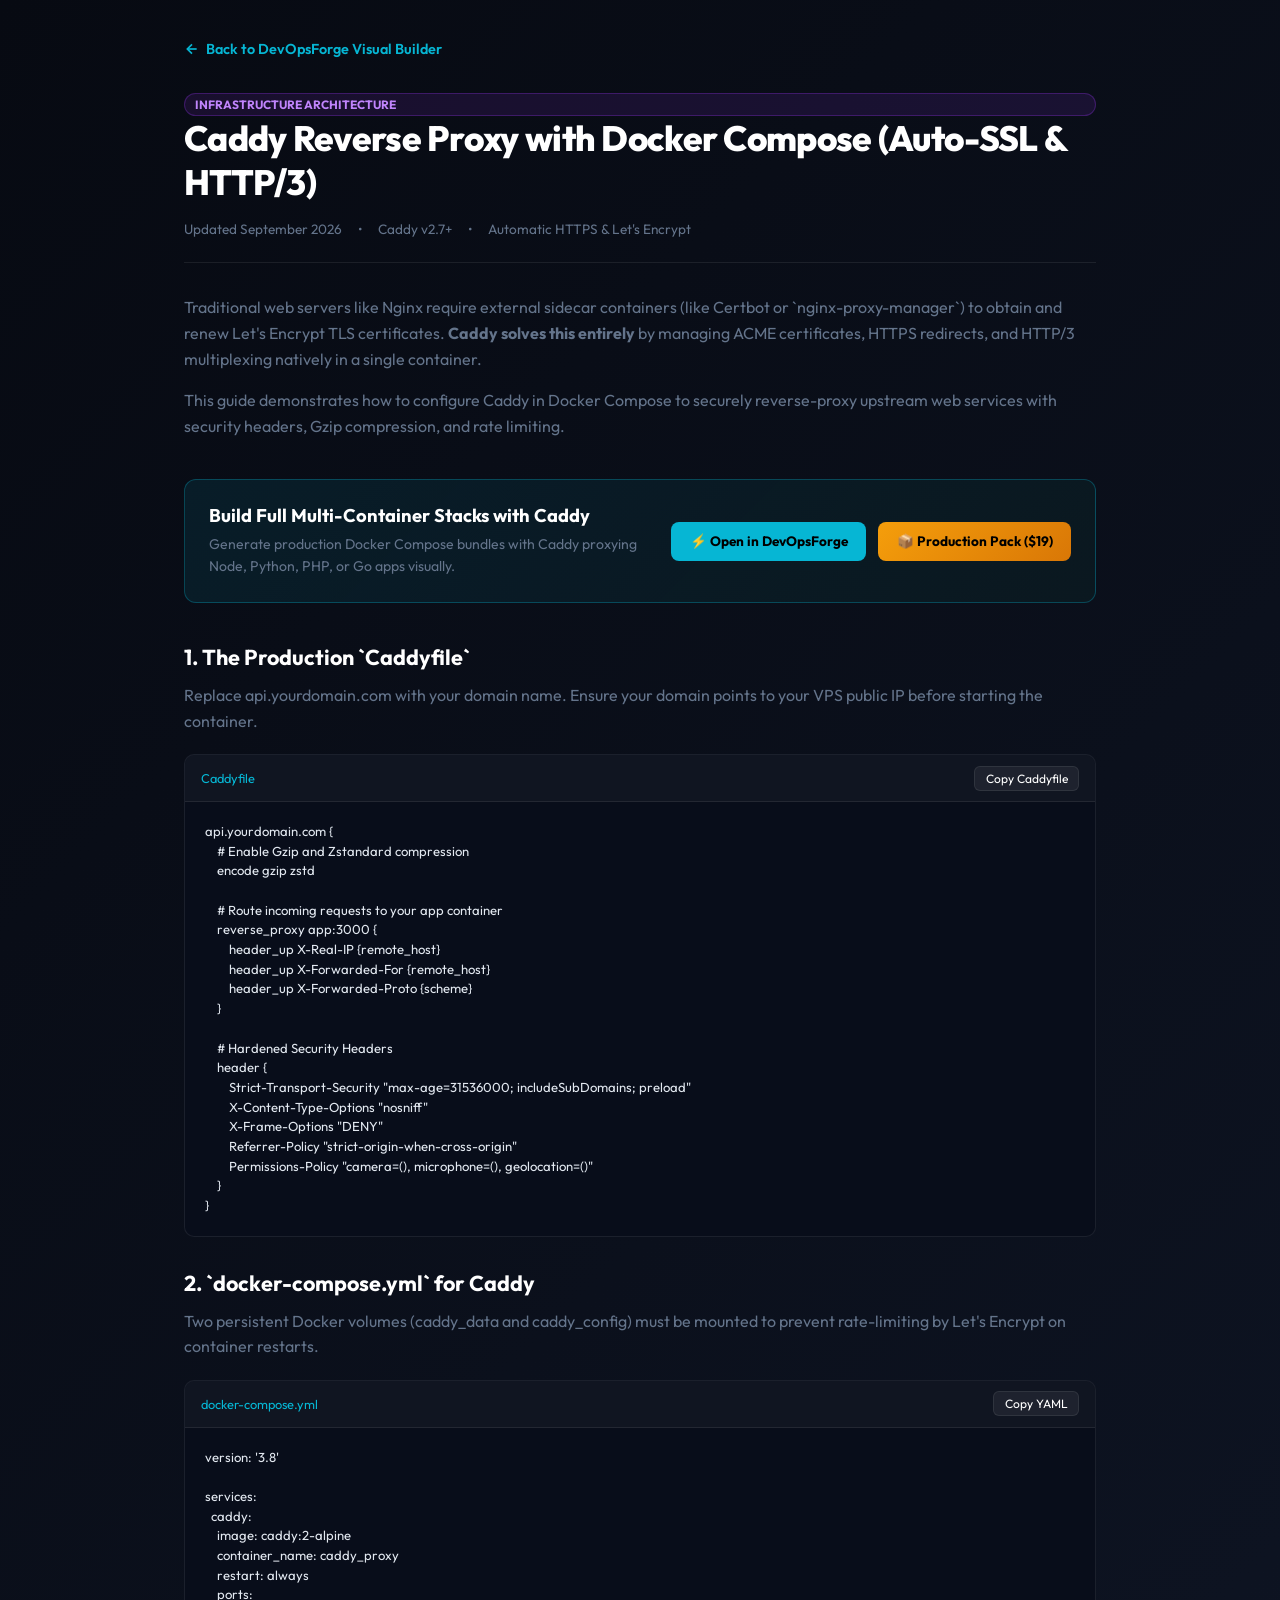
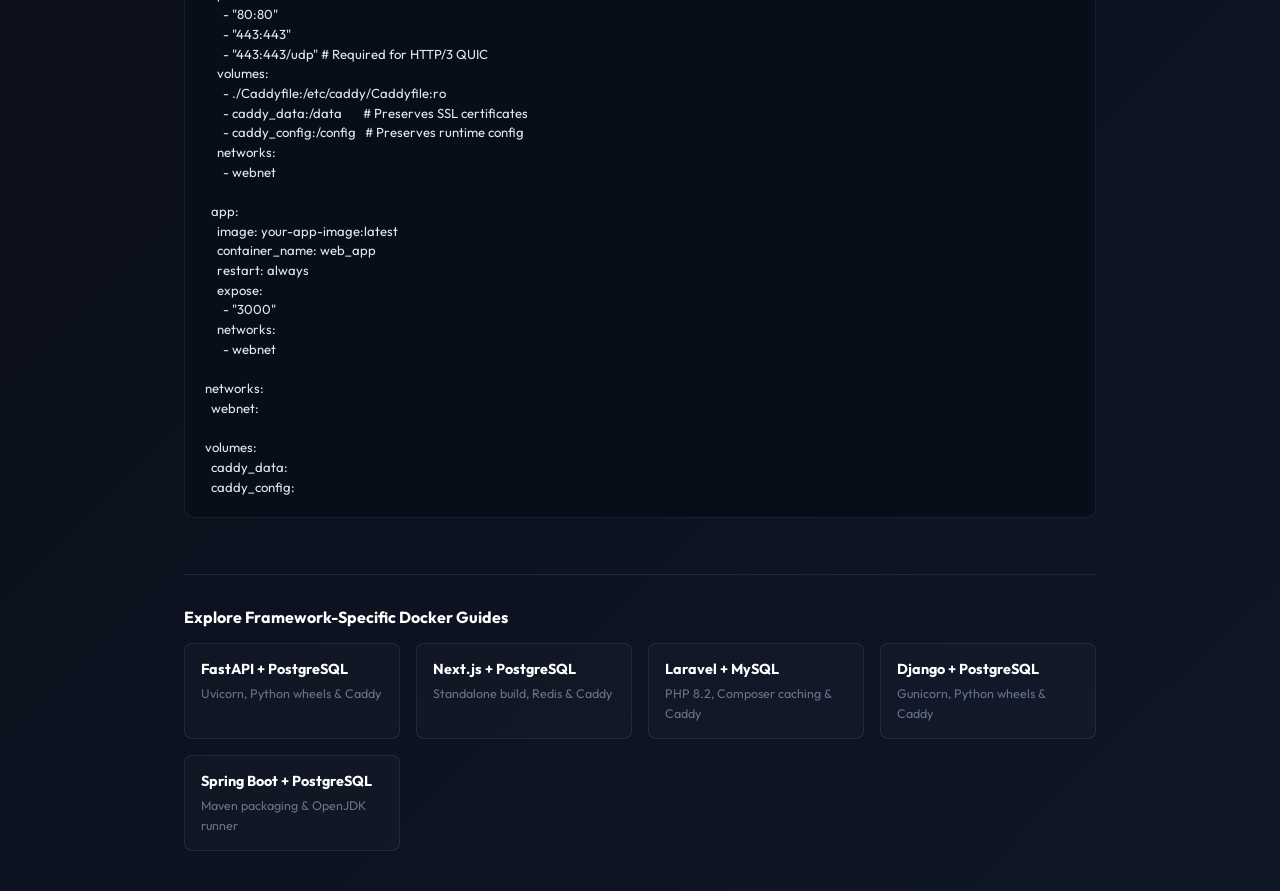
<file: caddy-docker-compose.html>
<!DOCTYPE html>
<html lang="en">

<head>
  <meta charset="UTF-8">
  <meta name="viewport" content="width=device-width, initial-scale=1.0">
  <title>Caddy Reverse Proxy with Docker Compose (Auto-SSL & HTTP/3) | DevOpsForge</title>
  <meta name="description"
    content="Complete production guide to using Caddy v2 as a reverse proxy in Docker Compose with automatic Let's Encrypt SSL, rate limiting, and HTTP/3 support.">
  <link rel="canonical" href="https://devops-config-generator.vercel.app/caddy-docker-compose.html" />

  <!-- Open Graph -->
  <meta property="og:title" content="Caddy Reverse Proxy with Docker Compose (Auto-SSL & HTTP/3)" />
  <meta property="og:description"
    content="Battle-tested Caddyfile and Docker Compose reverse proxy setup with zero-config automatic SSL and HSTS headers." />
  <meta property="og:type" content="article" />
  <meta property="og:url" content="https://devops-config-generator.vercel.app/caddy-docker-compose.html" />

  <!-- Fonts & CSS -->
  <link rel="preconnect" href="https://fonts.googleapis.com">
  <link rel="preconnect" href="https://fonts.gstatic.com" crossorigin>
  <link
    href="https://fonts.googleapis.com/css2?family=Outfit:wght@300;400;500;600;700;800&family=Fira+Code:wght@400;500;600&display=swap"
    rel="stylesheet">
  <link rel="stylesheet" href="style.css">
  <style>
    .guide-container {
      max-width: 960px;
      margin: 0 auto;
      padding: 2.5rem 1.5rem;
    }
    .guide-nav {
      margin-bottom: 2rem;
    }
    .back-link {
      display: inline-flex;
      align-items: center;
      gap: 0.4rem;
      color: var(--accent-cyan);
      text-decoration: none;
      font-size: 0.9rem;
      font-weight: 600;
      transition: color 0.2s ease;
    }
    .back-link:hover {
      color: #fff;
    }
    .guide-header h1 {
      font-size: 2.2rem;
      font-weight: 800;
      letter-spacing: -0.02em;
      color: #fff;
      margin-bottom: 1rem;
      line-height: 1.25;
    }
    .guide-meta {
      display: flex;
      gap: 1rem;
      align-items: center;
      color: var(--text-muted);
      font-size: 0.85rem;
      margin-bottom: 2rem;
      padding-bottom: 1.5rem;
      border-bottom: 1px solid var(--border-color);
    }
    .guide-badge {
      background: rgba(147, 51, 234, 0.12);
      color: #c084fc;
      border: 1px solid rgba(147, 51, 234, 0.3);
      padding: 0.2rem 0.6rem;
      border-radius: 9999px;
      font-size: 0.75rem;
      font-weight: 700;
      text-transform: uppercase;
    }
    .guide-content h2 {
      font-size: 1.35rem;
      color: #fff;
      margin: 2rem 0 0.75rem 0;
    }
    .guide-content p {
      color: var(--text-muted);
      line-height: 1.6;
      margin-bottom: 1rem;
    }
    .code-snippet-box {
      position: relative;
      background: #080d1a;
      border: 1px solid var(--border-color);
      border-radius: 10px;
      margin: 1.25rem 0 2rem 0;
      overflow: hidden;
    }
    .snippet-header {
      display: flex;
      justify-content: space-between;
      align-items: center;
      padding: 0.65rem 1rem;
      background: rgba(255, 255, 255, 0.03);
      border-bottom: 1px solid var(--border-color);
      font-family: var(--font-mono);
      font-size: 0.8rem;
      color: var(--accent-cyan);
    }
    .copy-btn {
      background: rgba(255, 255, 255, 0.06);
      border: 1px solid var(--border-color);
      color: #fff;
      padding: 0.25rem 0.65rem;
      border-radius: 6px;
      font-size: 0.75rem;
      cursor: pointer;
      transition: all 0.2s ease;
    }
    .copy-btn:hover {
      background: var(--accent-cyan);
      color: #000;
      border-color: var(--accent-cyan);
    }
    .snippet-pre {
      margin: 0;
      padding: 1.25rem;
      overflow-x: auto;
      font-family: var(--font-mono);
      font-size: 0.82rem;
      line-height: 1.5;
      color: #e2e8f0;
    }
    .cta-banner {
      display: flex;
      align-items: center;
      justify-content: space-between;
      gap: 1.5rem;
      background: linear-gradient(135deg, rgba(6, 182, 212, 0.1) 0%, rgba(16, 185, 129, 0.05) 100%);
      border: 1px solid rgba(6, 182, 212, 0.3);
      border-radius: 12px;
      padding: 1.5rem;
      margin: 2.5rem 0;
    }
    .cta-banner h3 {
      color: #fff;
      font-size: 1.15rem;
      margin-bottom: 0.35rem;
    }
    .cta-banner p {
      color: var(--text-muted);
      font-size: 0.88rem;
      margin: 0;
    }
    .cta-btn-group {
      display: flex;
      gap: 0.75rem;
      flex-shrink: 0;
    }
    .cta-btn {
      display: inline-flex;
      align-items: center;
      gap: 0.4rem;
      padding: 0.65rem 1.15rem;
      border-radius: 8px;
      font-weight: 700;
      font-size: 0.85rem;
      text-decoration: none;
      transition: all 0.2s ease;
      white-space: nowrap;
    }
    .cta-primary {
      background: var(--accent-cyan);
      color: #000;
    }
    .cta-primary:hover {
      box-shadow: 0 0 15px var(--accent-cyan-glow);
    }
    .cta-gold {
      background: linear-gradient(135deg, #f59e0b 0%, #d97706 100%);
      color: #000;
    }
    .cta-gold:hover {
      box-shadow: 0 0 15px rgba(245, 158, 11, 0.5);
    }
    .guides-nav-footer {
      margin-top: 3.5rem;
      padding-top: 2rem;
      border-top: 1px solid var(--border-color);
    }
    .guides-nav-footer h4 {
      color: #fff;
      font-size: 1rem;
      margin-bottom: 1rem;
    }
    .guides-grid {
      display: grid;
      grid-template-columns: repeat(auto-fit, minmax(200px, 1fr));
      gap: 1rem;
    }
    .guide-card-link {
      display: block;
      padding: 1rem;
      background: rgba(255, 255, 255, 0.02);
      border: 1px solid var(--border-color);
      border-radius: 8px;
      color: var(--text-primary);
      text-decoration: none;
      transition: all 0.2s ease;
    }
    .guide-card-link:hover {
      border-color: var(--accent-cyan);
      background: rgba(6, 182, 212, 0.04);
    }
    .guide-card-link strong {
      display: block;
      color: #fff;
      font-size: 0.9rem;
      margin-bottom: 0.25rem;
    }
    .guide-card-link span {
      font-size: 0.78rem;
      color: var(--text-muted);
    }
    @media (max-width: 768px) {
      .cta-banner {
        flex-direction: column;
        align-items: stretch;
      }
      .cta-btn-group {
        flex-direction: column;
      }
      .cta-btn {
        justify-content: center;
      }
      .guides-grid {
        grid-template-columns: 1fr;
      }
    }
  </style>
</head>

<body>
  <div class="guide-container">
    <div class="guide-nav">
      <a href="/" class="back-link">
        <svg width="16" height="16" viewBox="0 0 24 24" fill="none" stroke="currentColor" stroke-width="2.5"><line x1="19" y1="12" x2="5" y2="12"/><polyline points="12 19 5 12 12 5"/></svg>
        Back to DevOpsForge Visual Builder
      </a>
    </div>

    <div class="guide-header">
      <div class="guide-badge">Infrastructure Architecture</div>
      <h1>Caddy Reverse Proxy with Docker Compose (Auto-SSL & HTTP/3)</h1>
      <div class="guide-meta">
        <span>Updated September 2026</span>
        <span>•</span>
        <span>Caddy v2.7+</span>
        <span>•</span>
        <span>Automatic HTTPS & Let's Encrypt</span>
      </div>
    </div>

    <div class="guide-content">
      <p>Traditional web servers like Nginx require external sidecar containers (like Certbot or `nginx-proxy-manager`) to obtain and renew Let's Encrypt TLS certificates. <strong>Caddy solves this entirely</strong> by managing ACME certificates, HTTPS redirects, and HTTP/3 multiplexing natively in a single container.</p>
      
      <p>This guide demonstrates how to configure Caddy in Docker Compose to securely reverse-proxy upstream web services with security headers, Gzip compression, and rate limiting.</p>

      <!-- CTA Callout -->
      <div class="cta-banner">
        <div>
          <h3>Build Full Multi-Container Stacks with Caddy</h3>
          <p>Generate production Docker Compose bundles with Caddy proxying Node, Python, PHP, or Go apps visually.</p>
        </div>
        <div class="cta-btn-group">
          <a href="/?proxy=caddy&env=production" class="cta-btn cta-primary">
            ⚡ Open in DevOpsForge
          </a>
          <a href="https://goharista17.gumroad.com/l/docker-starter-pack" class="cta-btn cta-gold" data-gumroad-single-product="true">
            📦 Production Pack ($19)
          </a>
        </div>
      </div>

      <h2>1. The Production `Caddyfile`</h2>
      <p>Replace <code>api.yourdomain.com</code> with your domain name. Ensure your domain points to your VPS public IP before starting the container.</p>

      <div class="code-snippet-box">
        <div class="snippet-header">
          <span>Caddyfile</span>
          <button class="copy-btn" onclick="copySnippet(this)">Copy Caddyfile</button>
        </div>
        <pre class="snippet-pre"><code>api.yourdomain.com {
    # Enable Gzip and Zstandard compression
    encode gzip zstd

    # Route incoming requests to your app container
    reverse_proxy app:3000 {
        header_up X-Real-IP {remote_host}
        header_up X-Forwarded-For {remote_host}
        header_up X-Forwarded-Proto {scheme}
    }

    # Hardened Security Headers
    header {
        Strict-Transport-Security "max-age=31536000; includeSubDomains; preload"
        X-Content-Type-Options "nosniff"
        X-Frame-Options "DENY"
        Referrer-Policy "strict-origin-when-cross-origin"
        Permissions-Policy "camera=(), microphone=(), geolocation=()"
    }
}</code></pre>
      </div>

      <h2>2. `docker-compose.yml` for Caddy</h2>
      <p>Two persistent Docker volumes (<code>caddy_data</code> and <code>caddy_config</code>) must be mounted to prevent rate-limiting by Let's Encrypt on container restarts.</p>

      <div class="code-snippet-box">
        <div class="snippet-header">
          <span>docker-compose.yml</span>
          <button class="copy-btn" onclick="copySnippet(this)">Copy YAML</button>
        </div>
        <pre class="snippet-pre"><code>version: '3.8'

services:
  caddy:
    image: caddy:2-alpine
    container_name: caddy_proxy
    restart: always
    ports:
      - "80:80"
      - "443:443"
      - "443:443/udp" # Required for HTTP/3 QUIC
    volumes:
      - ./Caddyfile:/etc/caddy/Caddyfile:ro
      - caddy_data:/data       # Preserves SSL certificates
      - caddy_config:/config   # Preserves runtime config
    networks:
      - webnet

  app:
    image: your-app-image:latest
    container_name: web_app
    restart: always
    expose:
      - "3000"
    networks:
      - webnet

networks:
  webnet:

volumes:
  caddy_data:
  caddy_config:</code></pre>
      </div>

      <!-- Footer Internal Links -->
      <div class="guides-nav-footer">
        <h4>Explore Framework-Specific Docker Guides</h4>
        <div class="guides-grid">
          <a href="/fastapi-docker-compose.html" class="guide-card-link">
            <strong>FastAPI + PostgreSQL</strong>
            <span>Uvicorn, Python wheels & Caddy</span>
          </a>
          <a href="/nextjs-docker-compose.html" class="guide-card-link">
            <strong>Next.js + PostgreSQL</strong>
            <span>Standalone build, Redis & Caddy</span>
          </a>
          <a href="/laravel-docker-compose.html" class="guide-card-link">
            <strong>Laravel + MySQL</strong>
            <span>PHP 8.2, Composer caching & Caddy</span>
          </a>
          <a href="/django-docker-compose.html" class="guide-card-link">
            <strong>Django + PostgreSQL</strong>
            <span>Gunicorn, Python wheels & Caddy</span>
          </a>
          <a href="/springboot-docker-compose.html" class="guide-card-link">
            <strong>Spring Boot + PostgreSQL</strong>
            <span>Maven packaging & OpenJDK runner</span>
          </a>
        </div>
      </div>
    </div>
  </div>

  <script>
    function copySnippet(btn) {
      const code = btn.closest('.code-snippet-box').querySelector('code').innerText;
      navigator.clipboard.writeText(code).then(() => {
        const orig = btn.innerText;
        btn.innerText = 'Copied!';
        setTimeout(() => btn.innerText = orig, 1500);
      });
    }
  </script>
  <script src="https://gumroad.com/js/gumroad.js"></script>
 </body>

</html>
</file>
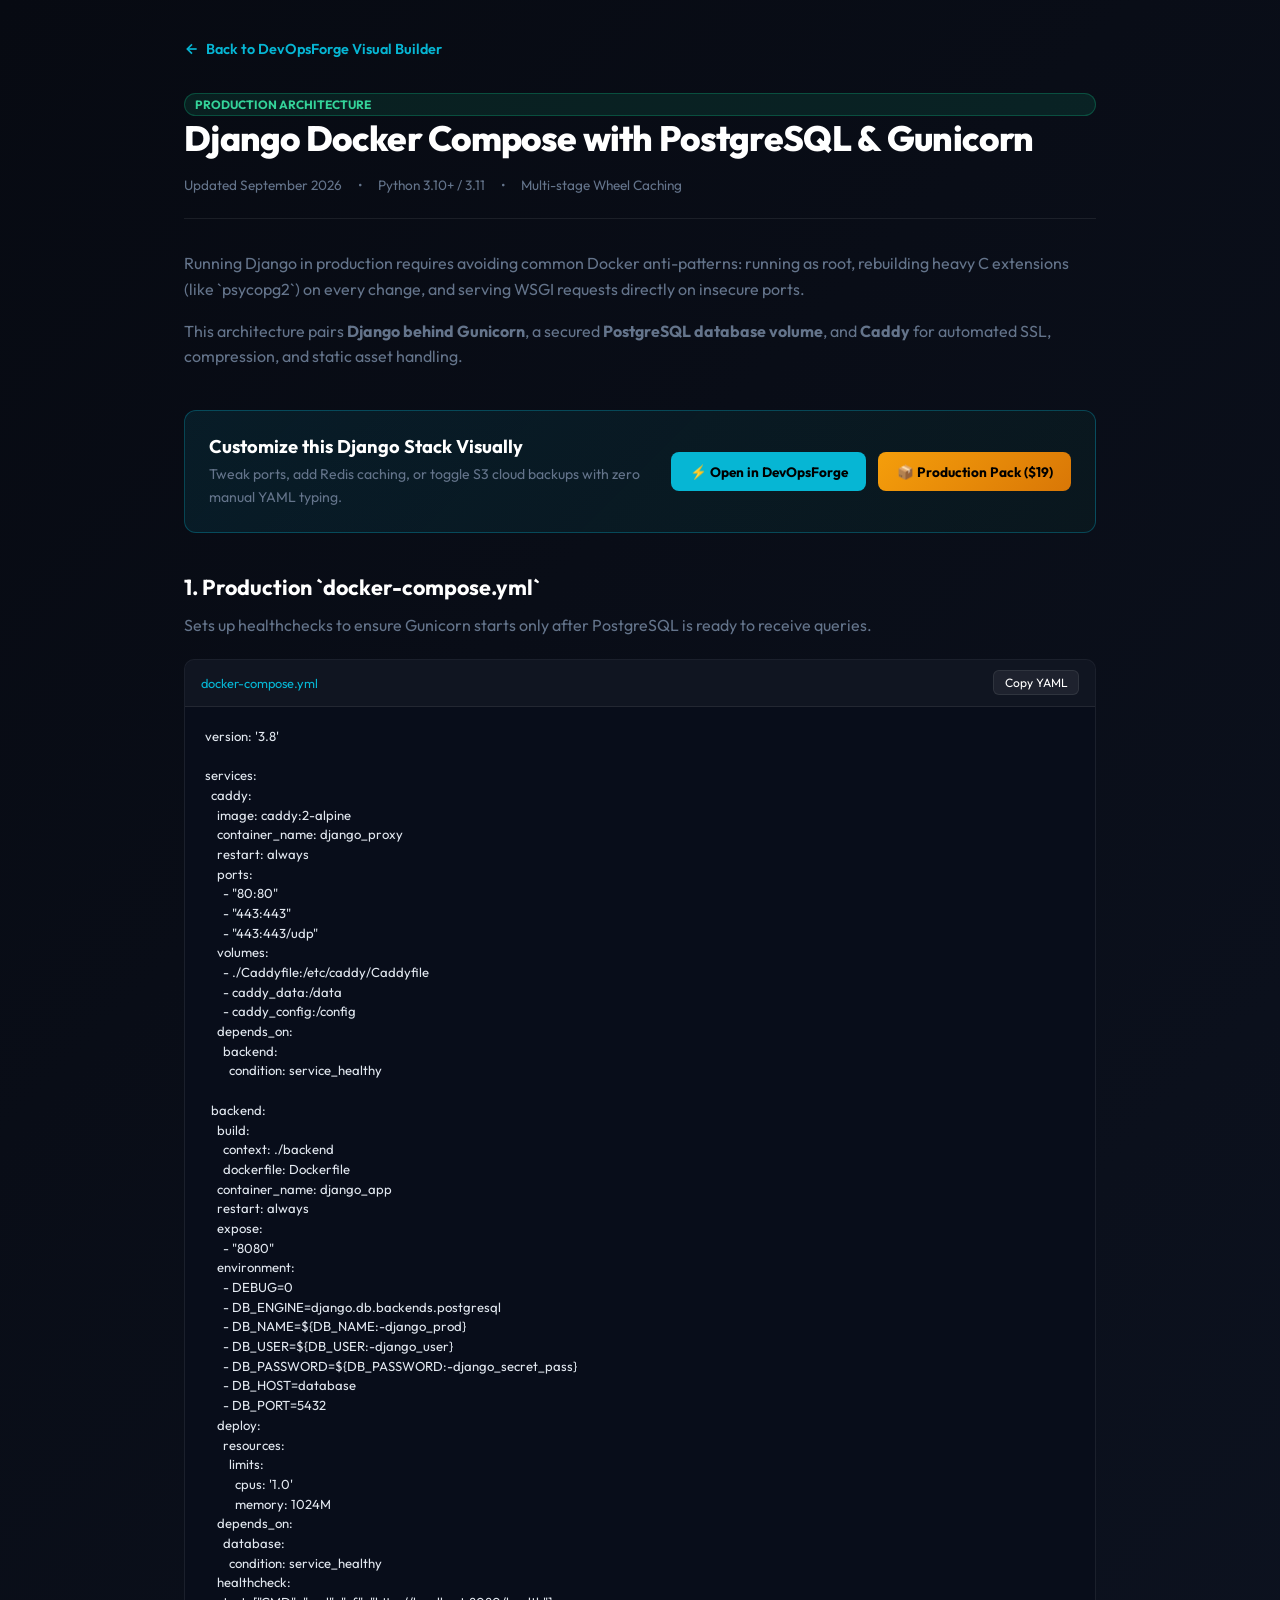
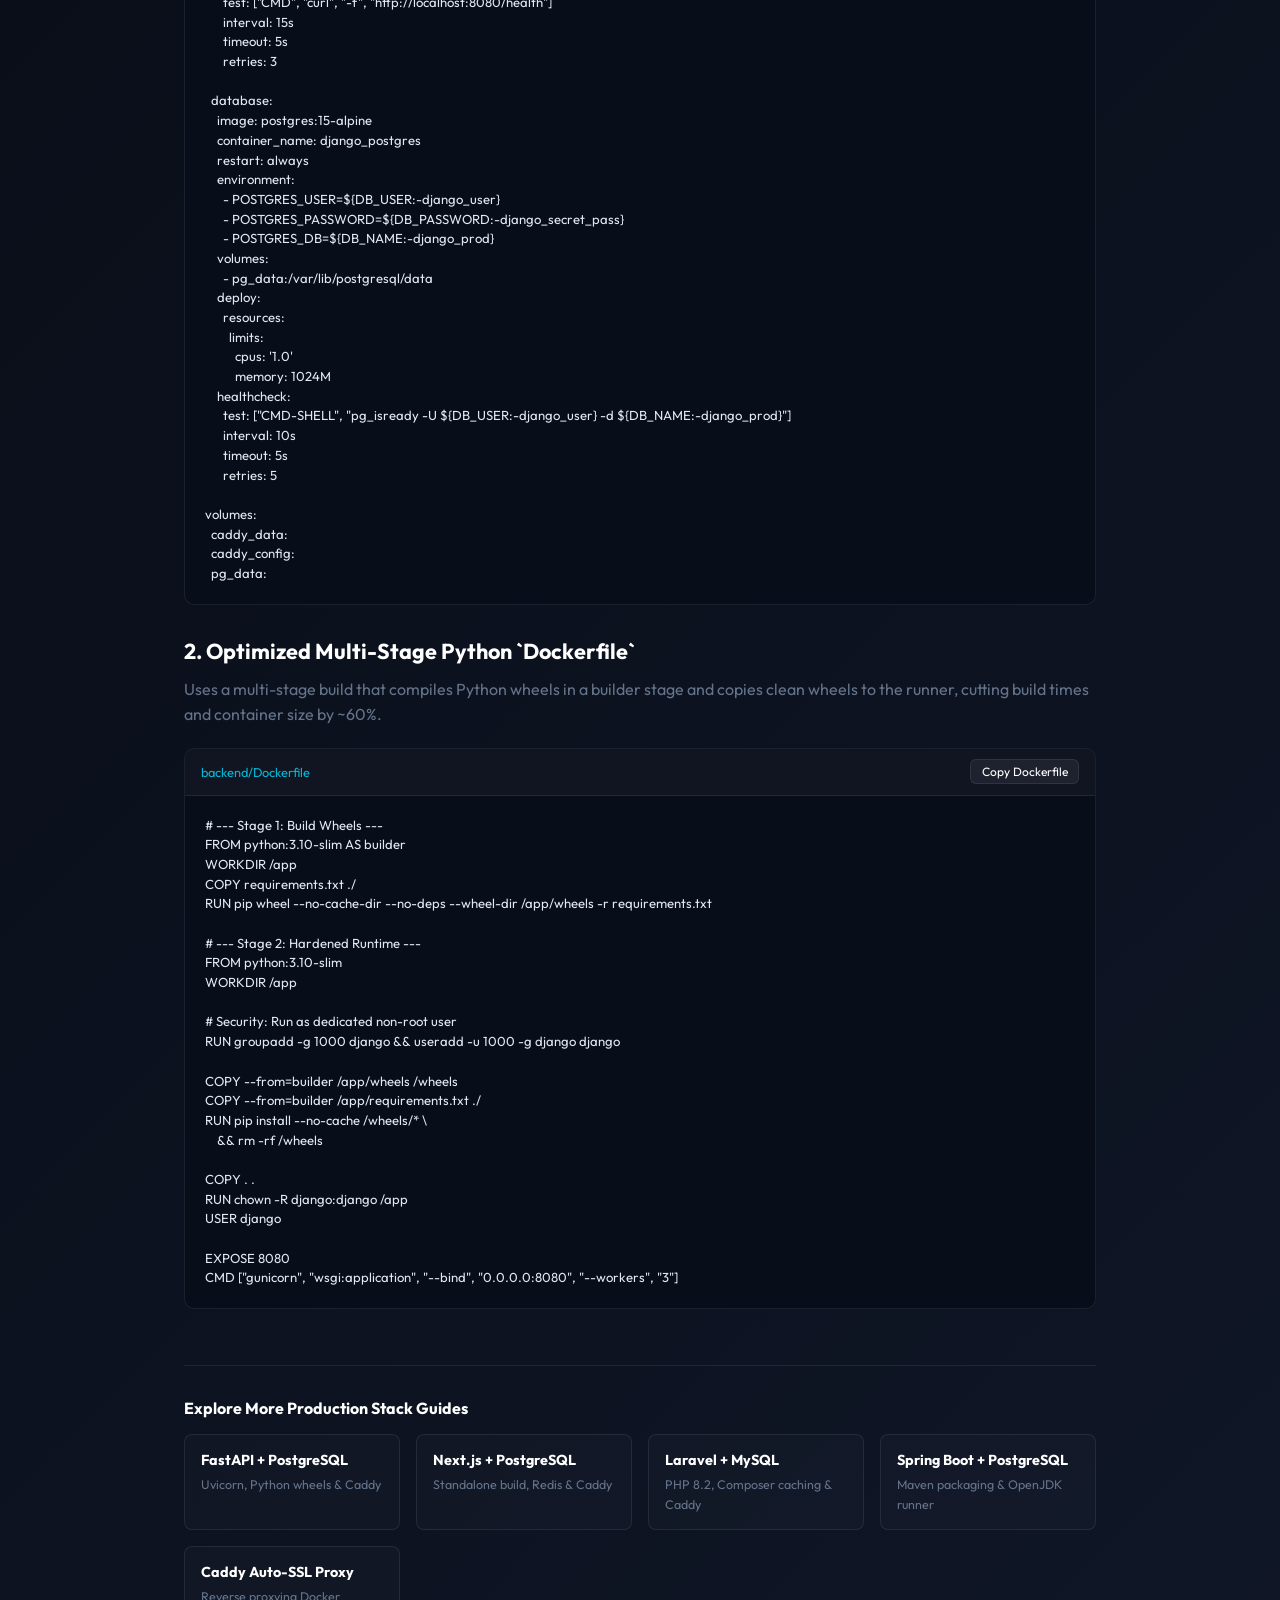
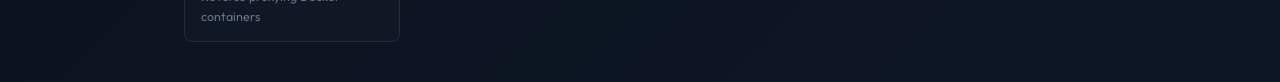
<file: django-docker-compose.html>
<!DOCTYPE html>
<html lang="en">

<head>
  <meta charset="UTF-8">
  <meta name="viewport" content="width=device-width, initial-scale=1.0">
  <title>Production Django Docker Compose with PostgreSQL & Gunicorn | DevOpsForge</title>
  <meta name="description"
    content="Battle-tested production Docker Compose and multi-stage Python Dockerfile configuration for Django with PostgreSQL, Gunicorn WSGI, and Caddy auto-SSL.">
  <link rel="canonical" href="https://devops-config-generator.vercel.app/django-docker-compose.html" />

  <!-- Open Graph -->
  <meta property="og:title" content="Production Django Docker Compose with PostgreSQL & Gunicorn" />
  <meta property="og:description"
    content="Hardened production Docker Compose and multi-stage Dockerfile for Django with PostgreSQL, non-root user, and Caddy reverse proxy." />
  <meta property="og:type" content="article" />
  <meta property="og:url" content="https://devops-config-generator.vercel.app/django-docker-compose.html" />

  <!-- Fonts & CSS -->
  <link rel="preconnect" href="https://fonts.googleapis.com">
  <link rel="preconnect" href="https://fonts.gstatic.com" crossorigin>
  <link
    href="https://fonts.googleapis.com/css2?family=Outfit:wght@300;400;500;600;700;800&family=Fira+Code:wght@400;500;600&display=swap"
    rel="stylesheet">
  <link rel="stylesheet" href="style.css">
  <style>
    .guide-container {
      max-width: 960px;
      margin: 0 auto;
      padding: 2.5rem 1.5rem;
    }
    .guide-nav {
      margin-bottom: 2rem;
    }
    .back-link {
      display: inline-flex;
      align-items: center;
      gap: 0.4rem;
      color: var(--accent-cyan);
      text-decoration: none;
      font-size: 0.9rem;
      font-weight: 600;
      transition: color 0.2s ease;
    }
    .back-link:hover {
      color: #fff;
    }
    .guide-header h1 {
      font-size: 2.2rem;
      font-weight: 800;
      letter-spacing: -0.02em;
      color: #fff;
      margin-bottom: 1rem;
      line-height: 1.25;
    }
    .guide-meta {
      display: flex;
      gap: 1rem;
      align-items: center;
      color: var(--text-muted);
      font-size: 0.85rem;
      margin-bottom: 2rem;
      padding-bottom: 1.5rem;
      border-bottom: 1px solid var(--border-color);
    }
    .guide-badge {
      background: rgba(16, 185, 129, 0.12);
      color: #34d399;
      border: 1px solid rgba(16, 185, 129, 0.3);
      padding: 0.2rem 0.6rem;
      border-radius: 9999px;
      font-size: 0.75rem;
      font-weight: 700;
      text-transform: uppercase;
    }
    .guide-content h2 {
      font-size: 1.35rem;
      color: #fff;
      margin: 2rem 0 0.75rem 0;
    }
    .guide-content p {
      color: var(--text-muted);
      line-height: 1.6;
      margin-bottom: 1rem;
    }
    .code-snippet-box {
      position: relative;
      background: #080d1a;
      border: 1px solid var(--border-color);
      border-radius: 10px;
      margin: 1.25rem 0 2rem 0;
      overflow: hidden;
    }
    .snippet-header {
      display: flex;
      justify-content: space-between;
      align-items: center;
      padding: 0.65rem 1rem;
      background: rgba(255, 255, 255, 0.03);
      border-bottom: 1px solid var(--border-color);
      font-family: var(--font-mono);
      font-size: 0.8rem;
      color: var(--accent-cyan);
    }
    .copy-btn {
      background: rgba(255, 255, 255, 0.06);
      border: 1px solid var(--border-color);
      color: #fff;
      padding: 0.25rem 0.65rem;
      border-radius: 6px;
      font-size: 0.75rem;
      cursor: pointer;
      transition: all 0.2s ease;
    }
    .copy-btn:hover {
      background: var(--accent-cyan);
      color: #000;
      border-color: var(--accent-cyan);
    }
    .snippet-pre {
      margin: 0;
      padding: 1.25rem;
      overflow-x: auto;
      font-family: var(--font-mono);
      font-size: 0.82rem;
      line-height: 1.5;
      color: #e2e8f0;
    }
    .cta-banner {
      display: flex;
      align-items: center;
      justify-content: space-between;
      gap: 1.5rem;
      background: linear-gradient(135deg, rgba(6, 182, 212, 0.1) 0%, rgba(16, 185, 129, 0.05) 100%);
      border: 1px solid rgba(6, 182, 212, 0.3);
      border-radius: 12px;
      padding: 1.5rem;
      margin: 2.5rem 0;
    }
    .cta-banner h3 {
      color: #fff;
      font-size: 1.15rem;
      margin-bottom: 0.35rem;
    }
    .cta-banner p {
      color: var(--text-muted);
      font-size: 0.88rem;
      margin: 0;
    }
    .cta-btn-group {
      display: flex;
      gap: 0.75rem;
      flex-shrink: 0;
    }
    .cta-btn {
      display: inline-flex;
      align-items: center;
      gap: 0.4rem;
      padding: 0.65rem 1.15rem;
      border-radius: 8px;
      font-weight: 700;
      font-size: 0.85rem;
      text-decoration: none;
      transition: all 0.2s ease;
      white-space: nowrap;
    }
    .cta-primary {
      background: var(--accent-cyan);
      color: #000;
    }
    .cta-primary:hover {
      box-shadow: 0 0 15px var(--accent-cyan-glow);
    }
    .cta-gold {
      background: linear-gradient(135deg, #f59e0b 0%, #d97706 100%);
      color: #000;
    }
    .cta-gold:hover {
      box-shadow: 0 0 15px rgba(245, 158, 11, 0.5);
    }
    .guides-nav-footer {
      margin-top: 3.5rem;
      padding-top: 2rem;
      border-top: 1px solid var(--border-color);
    }
    .guides-nav-footer h4 {
      color: #fff;
      font-size: 1rem;
      margin-bottom: 1rem;
    }
    .guides-grid {
      display: grid;
      grid-template-columns: repeat(auto-fit, minmax(200px, 1fr));
      gap: 1rem;
    }
    .guide-card-link {
      display: block;
      padding: 1rem;
      background: rgba(255, 255, 255, 0.02);
      border: 1px solid var(--border-color);
      border-radius: 8px;
      color: var(--text-primary);
      text-decoration: none;
      transition: all 0.2s ease;
    }
    .guide-card-link:hover {
      border-color: var(--accent-cyan);
      background: rgba(6, 182, 212, 0.04);
    }
    .guide-card-link strong {
      display: block;
      color: #fff;
      font-size: 0.9rem;
      margin-bottom: 0.25rem;
    }
    .guide-card-link span {
      font-size: 0.78rem;
      color: var(--text-muted);
    }
    @media (max-width: 768px) {
      .cta-banner {
        flex-direction: column;
        align-items: stretch;
      }
      .cta-btn-group {
        flex-direction: column;
      }
      .cta-btn {
        justify-content: center;
      }
      .guides-grid {
        grid-template-columns: 1fr;
      }
    }
  </style>
</head>

<body>
  <div class="guide-container">
    <div class="guide-nav">
      <a href="/" class="back-link">
        <svg width="16" height="16" viewBox="0 0 24 24" fill="none" stroke="currentColor" stroke-width="2.5"><line x1="19" y1="12" x2="5" y2="12"/><polyline points="12 19 5 12 12 5"/></svg>
        Back to DevOpsForge Visual Builder
      </a>
    </div>

    <div class="guide-header">
      <div class="guide-badge">Production Architecture</div>
      <h1>Django Docker Compose with PostgreSQL & Gunicorn</h1>
      <div class="guide-meta">
        <span>Updated September 2026</span>
        <span>•</span>
        <span>Python 3.10+ / 3.11</span>
        <span>•</span>
        <span>Multi-stage Wheel Caching</span>
      </div>
    </div>

    <div class="guide-content">
      <p>Running Django in production requires avoiding common Docker anti-patterns: running as root, rebuilding heavy C extensions (like `psycopg2`) on every change, and serving WSGI requests directly on insecure ports.</p>
      
      <p>This architecture pairs <strong>Django behind Gunicorn</strong>, a secured <strong>PostgreSQL database volume</strong>, and <strong>Caddy</strong> for automated SSL, compression, and static asset handling.</p>

      <!-- CTA Callout -->
      <div class="cta-banner">
        <div>
          <h3>Customize this Django Stack Visually</h3>
          <p>Tweak ports, add Redis caching, or toggle S3 cloud backups with zero manual YAML typing.</p>
        </div>
        <div class="cta-btn-group">
          <a href="/?backend=django&database=postgres&proxy=caddy&env=production" class="cta-btn cta-primary">
            ⚡ Open in DevOpsForge
          </a>
          <a href="https://goharista17.gumroad.com/l/docker-starter-pack" class="cta-btn cta-gold" data-gumroad-single-product="true">
            📦 Production Pack ($19)
          </a>
        </div>
      </div>

      <h2>1. Production `docker-compose.yml`</h2>
      <p>Sets up healthchecks to ensure Gunicorn starts only after PostgreSQL is ready to receive queries.</p>

      <div class="code-snippet-box">
        <div class="snippet-header">
          <span>docker-compose.yml</span>
          <button class="copy-btn" onclick="copySnippet(this)">Copy YAML</button>
        </div>
        <pre class="snippet-pre"><code>version: '3.8'

services:
  caddy:
    image: caddy:2-alpine
    container_name: django_proxy
    restart: always
    ports:
      - "80:80"
      - "443:443"
      - "443:443/udp"
    volumes:
      - ./Caddyfile:/etc/caddy/Caddyfile
      - caddy_data:/data
      - caddy_config:/config
    depends_on:
      backend:
        condition: service_healthy

  backend:
    build:
      context: ./backend
      dockerfile: Dockerfile
    container_name: django_app
    restart: always
    expose:
      - "8080"
    environment:
      - DEBUG=0
      - DB_ENGINE=django.db.backends.postgresql
      - DB_NAME=${DB_NAME:-django_prod}
      - DB_USER=${DB_USER:-django_user}
      - DB_PASSWORD=${DB_PASSWORD:-django_secret_pass}
      - DB_HOST=database
      - DB_PORT=5432
    deploy:
      resources:
        limits:
          cpus: '1.0'
          memory: 1024M
    depends_on:
      database:
        condition: service_healthy
    healthcheck:
      test: ["CMD", "curl", "-f", "http://localhost:8080/health"]
      interval: 15s
      timeout: 5s
      retries: 3

  database:
    image: postgres:15-alpine
    container_name: django_postgres
    restart: always
    environment:
      - POSTGRES_USER=${DB_USER:-django_user}
      - POSTGRES_PASSWORD=${DB_PASSWORD:-django_secret_pass}
      - POSTGRES_DB=${DB_NAME:-django_prod}
    volumes:
      - pg_data:/var/lib/postgresql/data
    deploy:
      resources:
        limits:
          cpus: '1.0'
          memory: 1024M
    healthcheck:
      test: ["CMD-SHELL", "pg_isready -U ${DB_USER:-django_user} -d ${DB_NAME:-django_prod}"]
      interval: 10s
      timeout: 5s
      retries: 5

volumes:
  caddy_data:
  caddy_config:
  pg_data:</code></pre>
      </div>

      <h2>2. Optimized Multi-Stage Python `Dockerfile`</h2>
      <p>Uses a multi-stage build that compiles Python wheels in a builder stage and copies clean wheels to the runner, cutting build times and container size by ~60%.</p>

      <div class="code-snippet-box">
        <div class="snippet-header">
          <span>backend/Dockerfile</span>
          <button class="copy-btn" onclick="copySnippet(this)">Copy Dockerfile</button>
        </div>
        <pre class="snippet-pre"><code># --- Stage 1: Build Wheels ---
FROM python:3.10-slim AS builder
WORKDIR /app
COPY requirements.txt ./
RUN pip wheel --no-cache-dir --no-deps --wheel-dir /app/wheels -r requirements.txt

# --- Stage 2: Hardened Runtime ---
FROM python:3.10-slim
WORKDIR /app

# Security: Run as dedicated non-root user
RUN groupadd -g 1000 django && useradd -u 1000 -g django django

COPY --from=builder /app/wheels /wheels
COPY --from=builder /app/requirements.txt ./
RUN pip install --no-cache /wheels/* \
    && rm -rf /wheels

COPY . .
RUN chown -R django:django /app
USER django

EXPOSE 8080
CMD ["gunicorn", "wsgi:application", "--bind", "0.0.0.0:8080", "--workers", "3"]</code></pre>
      </div>

      <!-- Footer Internal Links -->
      <div class="guides-nav-footer">
        <h4>Explore More Production Stack Guides</h4>
        <div class="guides-grid">
          <a href="/fastapi-docker-compose.html" class="guide-card-link">
            <strong>FastAPI + PostgreSQL</strong>
            <span>Uvicorn, Python wheels & Caddy</span>
          </a>
          <a href="/nextjs-docker-compose.html" class="guide-card-link">
            <strong>Next.js + PostgreSQL</strong>
            <span>Standalone build, Redis & Caddy</span>
          </a>
          <a href="/laravel-docker-compose.html" class="guide-card-link">
            <strong>Laravel + MySQL</strong>
            <span>PHP 8.2, Composer caching & Caddy</span>
          </a>
          <a href="/springboot-docker-compose.html" class="guide-card-link">
            <strong>Spring Boot + PostgreSQL</strong>
            <span>Maven packaging & OpenJDK runner</span>
          </a>
          <a href="/caddy-docker-compose.html" class="guide-card-link">
            <strong>Caddy Auto-SSL Proxy</strong>
            <span>Reverse proxying Docker containers</span>
          </a>
        </div>
      </div>
    </div>
  </div>

  <script>
    function copySnippet(btn) {
      const code = btn.closest('.code-snippet-box').querySelector('code').innerText;
      navigator.clipboard.writeText(code).then(() => {
        const orig = btn.innerText;
        btn.innerText = 'Copied!';
        setTimeout(() => btn.innerText = orig, 1500);
      });
    }
  </script>
  <script src="https://gumroad.com/js/gumroad.js"></script>
</body>

</html>
</file>
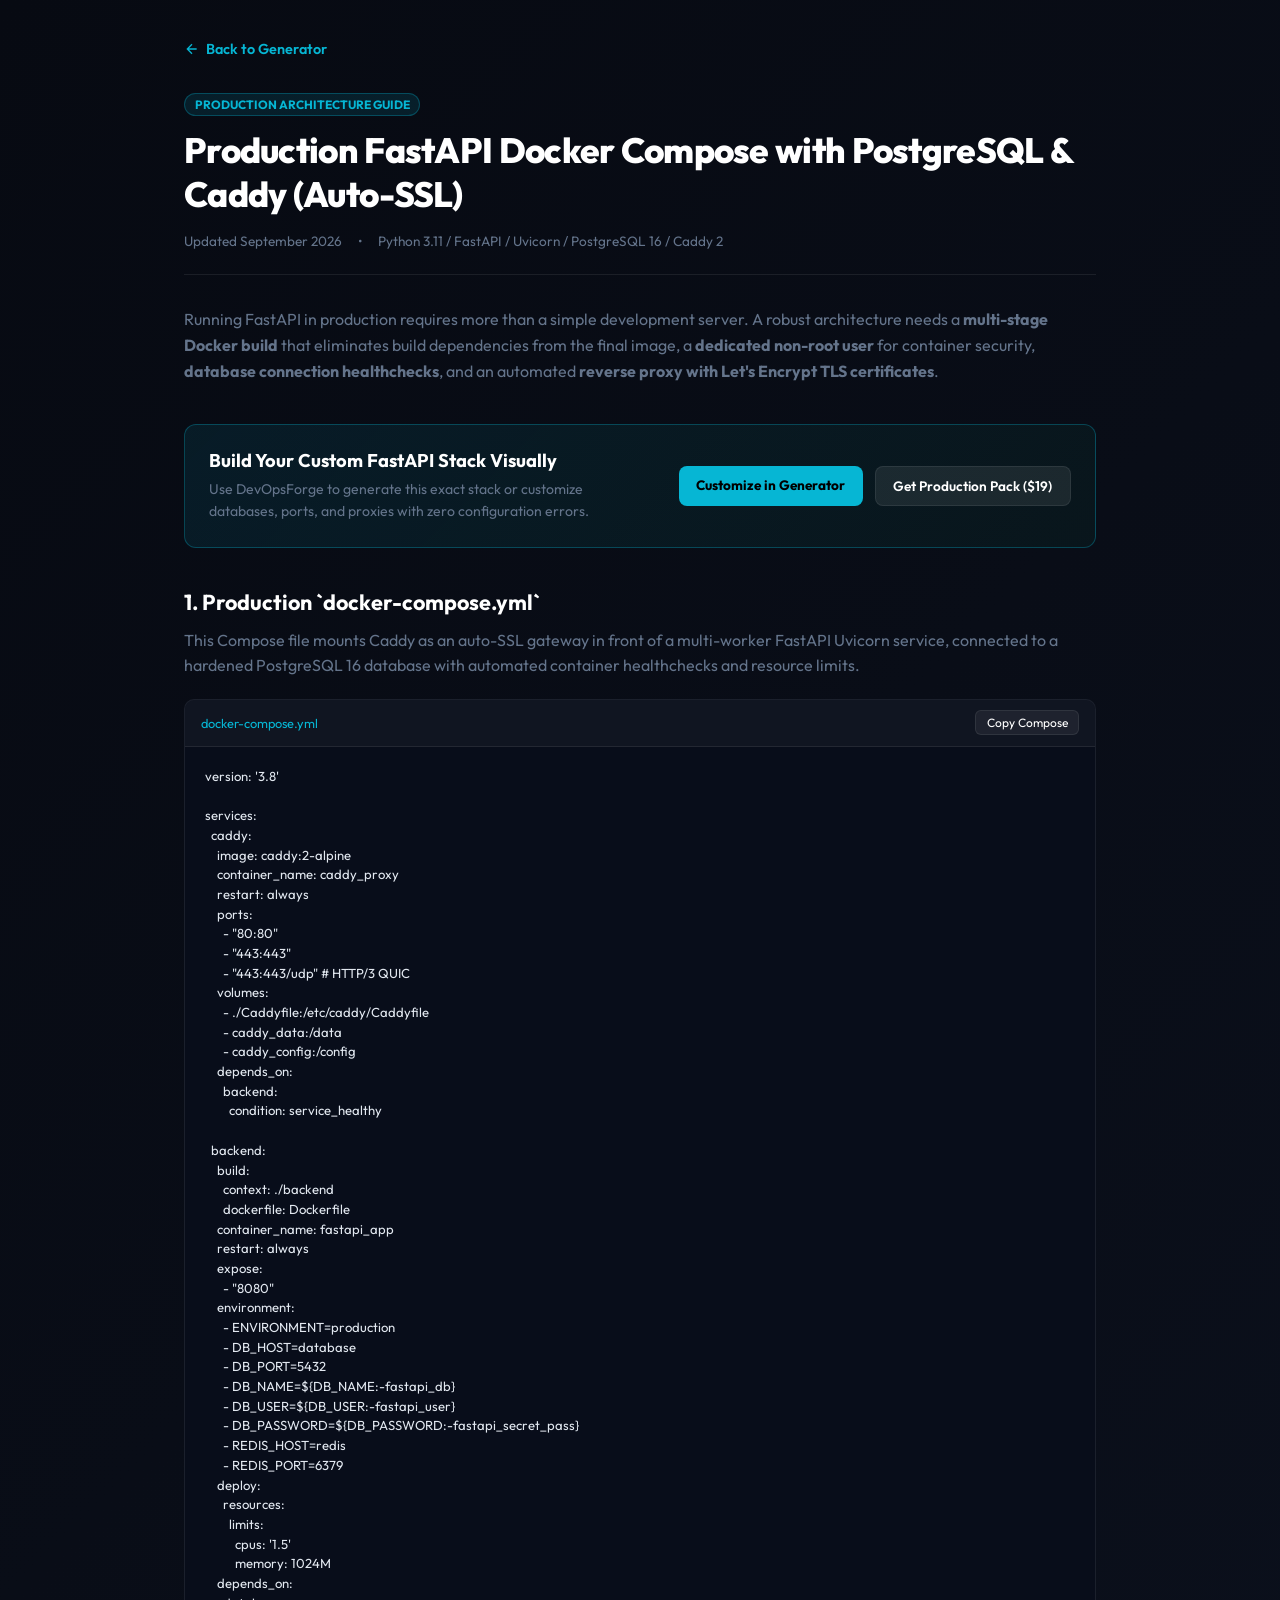
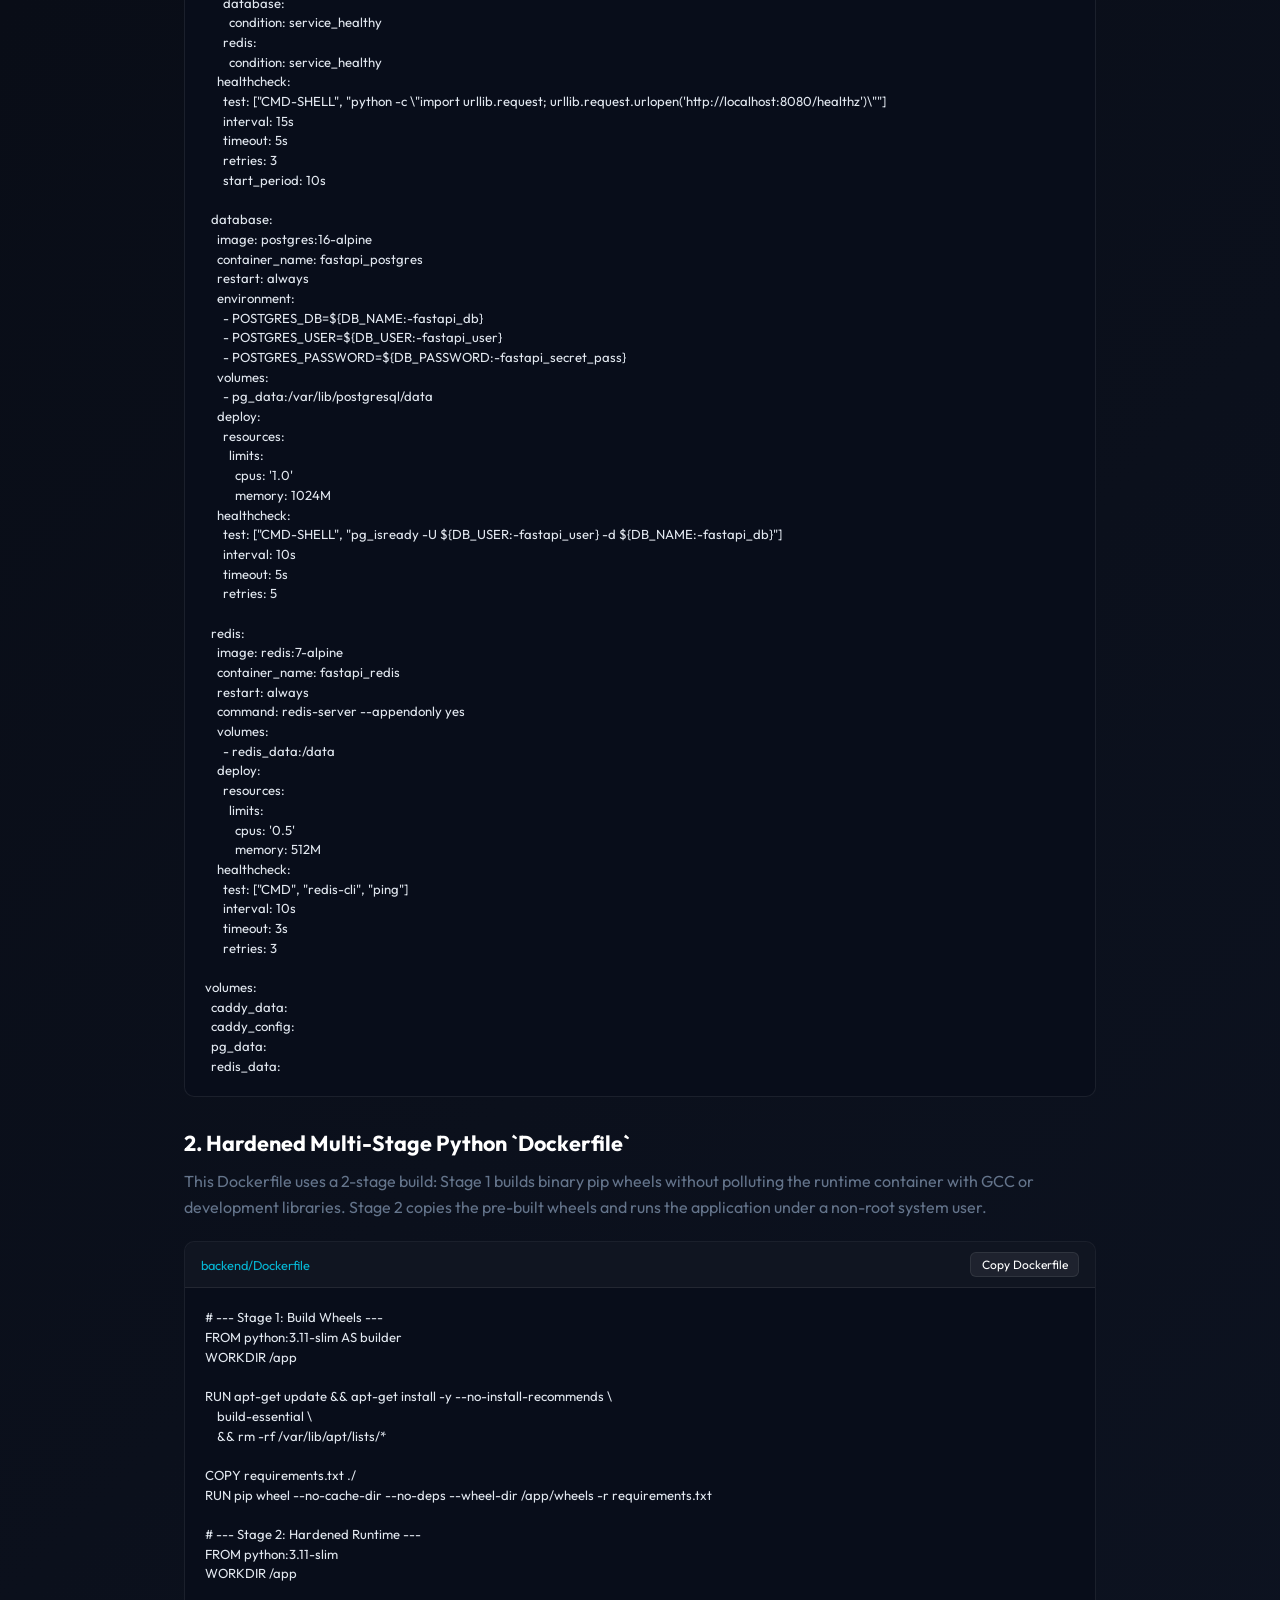
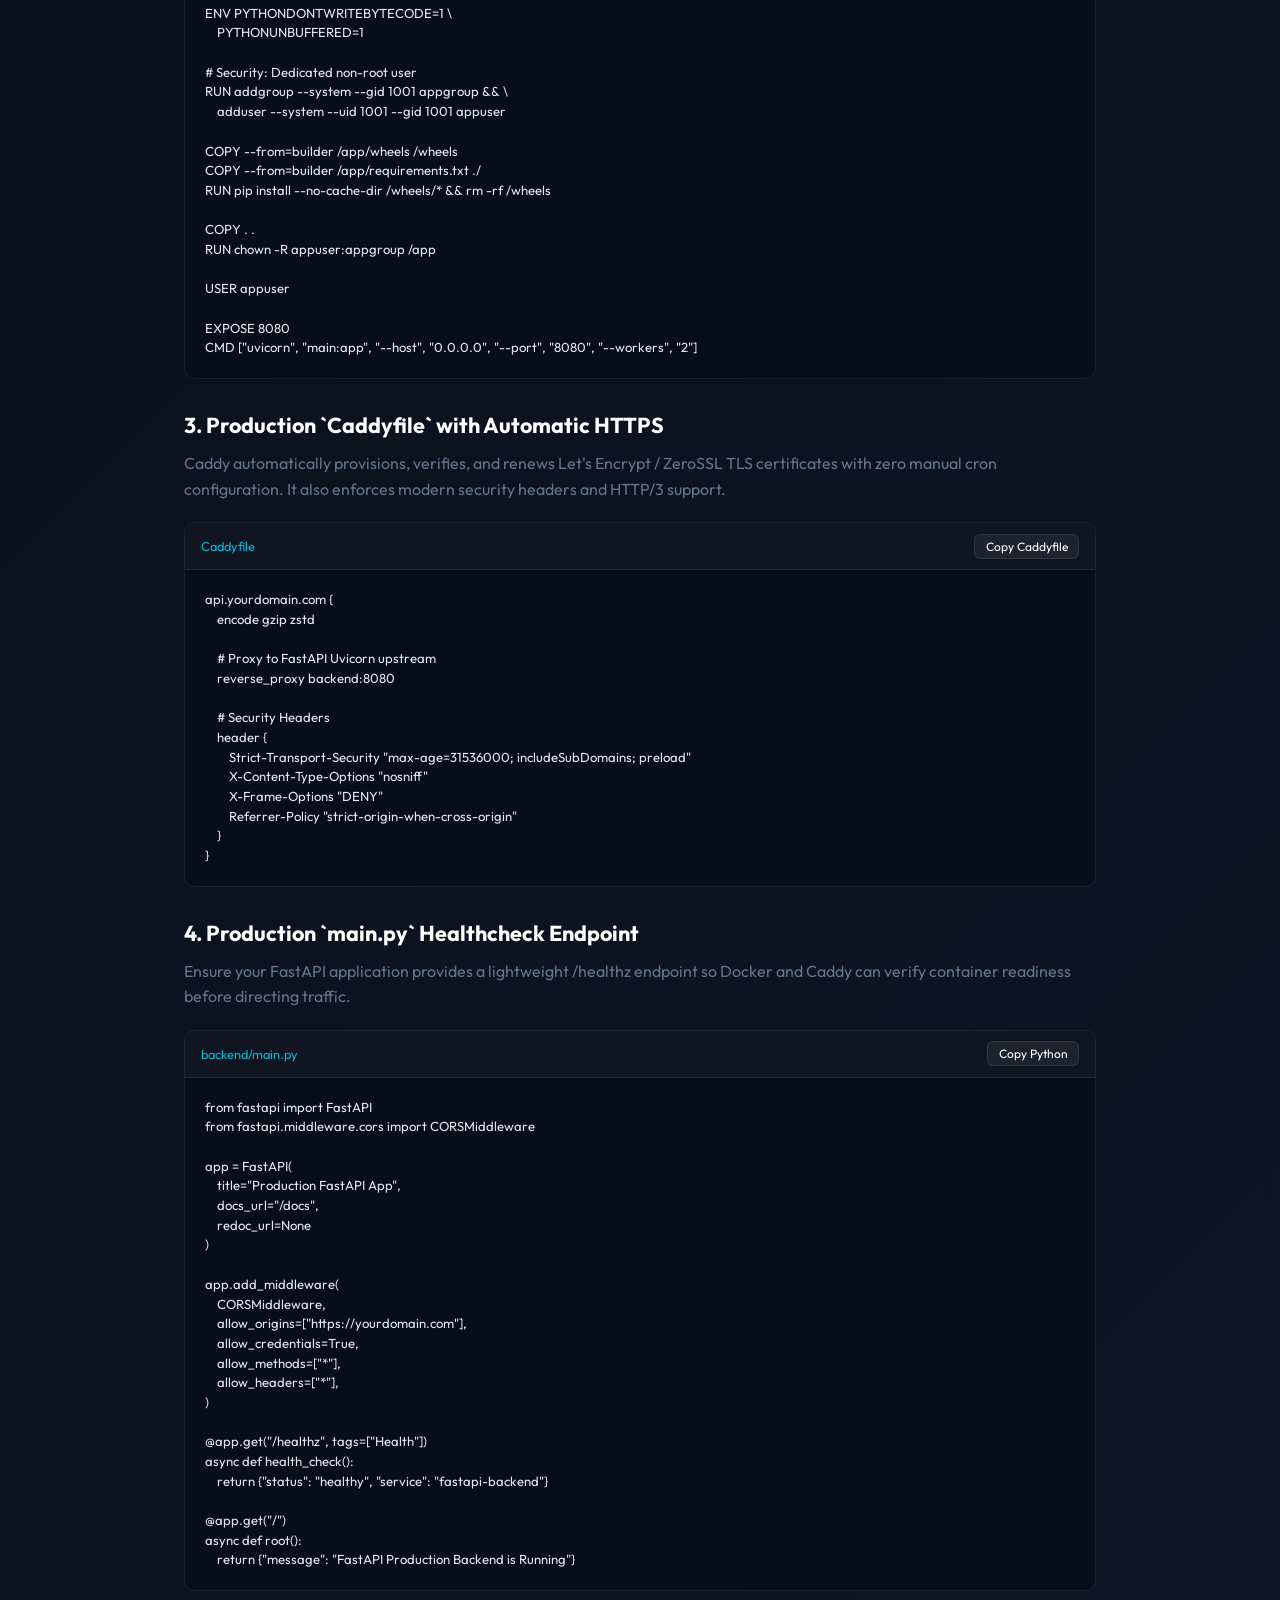
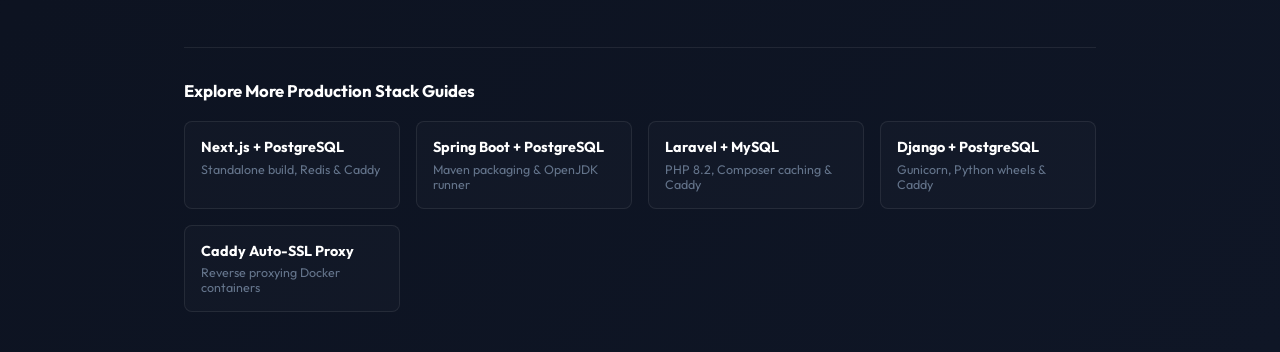
<file: fastapi-docker-compose.html>
<!DOCTYPE html>
<html lang="en">

<head>
  <meta charset="UTF-8">
  <meta name="viewport" content="width=device-width, initial-scale=1.0">
  <title>Production FastAPI Docker Compose with PostgreSQL & Caddy (Auto-SSL) | DevOpsForge</title>
  <meta name="description"
    content="Complete, battle-tested production Docker Compose, multi-stage Python Dockerfile, and Caddy auto-SSL reverse proxy configuration for FastAPI with PostgreSQL and Redis.">
  <link rel="canonical" href="https://devops-config-generator.vercel.app/fastapi-docker-compose.html" />

  <!-- Open Graph -->
  <meta property="og:title" content="Production FastAPI Docker Compose with PostgreSQL & Caddy (Auto-SSL)" />
  <meta property="og:description"
    content="Battle-tested production Docker Compose and multi-stage Dockerfile for FastAPI with PostgreSQL, Redis, non-root user, and Caddy reverse proxy." />
  <meta property="og:type" content="article" />
  <meta property="og:url" content="https://devops-config-generator.vercel.app/fastapi-docker-compose.html" />

  <!-- Fonts & CSS -->
  <link rel="preconnect" href="https://fonts.googleapis.com">
  <link rel="preconnect" href="https://fonts.gstatic.com" crossorigin>
  <link
    href="https://fonts.googleapis.com/css2?family=Outfit:wght@300;400;500;600;700;800&family=Fira+Code:wght@400;500;600&display=swap"
    rel="stylesheet">
  <link rel="stylesheet" href="style.css">
  <style>
    .guide-container {
      max-width: 960px;
      margin: 0 auto;
      padding: 2.5rem 1.5rem;
    }
    .guide-nav {
      margin-bottom: 2rem;
    }
    .back-link {
      display: inline-flex;
      align-items: center;
      gap: 0.4rem;
      color: var(--accent-cyan);
      text-decoration: none;
      font-size: 0.9rem;
      font-weight: 600;
      transition: color 0.2s ease;
    }
    .back-link:hover {
      color: #fff;
    }
    .guide-header h1 {
      font-size: 2.2rem;
      font-weight: 800;
      letter-spacing: -0.02em;
      color: #fff;
      margin-bottom: 1rem;
      line-height: 1.25;
    }
    .guide-meta {
      display: flex;
      gap: 1rem;
      align-items: center;
      color: var(--text-muted);
      font-size: 0.85rem;
      margin-bottom: 2rem;
      padding-bottom: 1.5rem;
      border-bottom: 1px solid var(--border-color);
    }
    .guide-badge {
      background: rgba(6, 182, 212, 0.12);
      color: var(--accent-cyan);
      border: 1px solid rgba(6, 182, 212, 0.3);
      padding: 0.2rem 0.6rem;
      border-radius: 9999px;
      font-size: 0.75rem;
      font-weight: 700;
      text-transform: uppercase;
      display: inline-block;
      margin-bottom: 0.75rem;
    }
    .guide-content h2 {
      font-size: 1.35rem;
      color: #fff;
      margin: 2rem 0 0.75rem 0;
    }
    .guide-content p {
      color: var(--text-muted);
      line-height: 1.6;
      margin-bottom: 1rem;
    }
    .code-snippet-box {
      position: relative;
      background: #080d1a;
      border: 1px solid var(--border-color);
      border-radius: 10px;
      margin: 1.25rem 0 2rem 0;
      overflow: hidden;
    }
    .snippet-header {
      display: flex;
      justify-content: space-between;
      align-items: center;
      padding: 0.65rem 1rem;
      background: rgba(255, 255, 255, 0.03);
      border-bottom: 1px solid var(--border-color);
      font-family: var(--font-mono);
      font-size: 0.8rem;
      color: var(--accent-cyan);
    }
    .copy-btn {
      background: rgba(255, 255, 255, 0.06);
      border: 1px solid var(--border-color);
      color: #fff;
      padding: 0.25rem 0.65rem;
      border-radius: 6px;
      font-size: 0.75rem;
      cursor: pointer;
      transition: all 0.2s ease;
    }
    .copy-btn:hover {
      background: var(--accent-cyan);
      color: #000;
      border-color: var(--accent-cyan);
    }
    .snippet-pre {
      margin: 0;
      padding: 1.25rem;
      overflow-x: auto;
      font-family: var(--font-mono);
      font-size: 0.82rem;
      line-height: 1.5;
      color: #e2e8f0;
    }
    .cta-banner {
      display: flex;
      align-items: center;
      justify-content: space-between;
      gap: 1.5rem;
      background: linear-gradient(135deg, rgba(6, 182, 212, 0.1) 0%, rgba(16, 185, 129, 0.05) 100%);
      border: 1px solid rgba(6, 182, 212, 0.3);
      border-radius: 12px;
      padding: 1.5rem;
      margin: 2.5rem 0;
    }
    .cta-banner h3 {
      color: #fff;
      font-size: 1.15rem;
      margin-bottom: 0.35rem;
    }
    .cta-banner p {
      color: var(--text-muted);
      font-size: 0.88rem;
      margin: 0;
    }
    .cta-btn-group {
      display: flex;
      gap: 0.75rem;
      flex-shrink: 0;
    }
    .btn-primary-small {
      background: var(--accent-cyan);
      color: #000;
      font-weight: 700;
      font-size: 0.85rem;
      padding: 0.6rem 1.1rem;
      border-radius: 8px;
      text-decoration: none;
      transition: opacity 0.2s ease;
    }
    .btn-primary-small:hover {
      opacity: 0.9;
    }
    .btn-secondary-small {
      background: rgba(255, 255, 255, 0.08);
      border: 1px solid var(--border-color);
      color: #fff;
      font-weight: 600;
      font-size: 0.85rem;
      padding: 0.6rem 1.1rem;
      border-radius: 8px;
      text-decoration: none;
      transition: background 0.2s ease;
    }
    .btn-secondary-small:hover {
      background: rgba(255, 255, 255, 0.15);
    }
    .guides-nav-footer {
      margin-top: 3.5rem;
      padding-top: 2rem;
      border-top: 1px solid var(--border-color);
    }
    .guides-nav-footer h4 {
      color: #fff;
      font-size: 1.05rem;
      margin-bottom: 1.25rem;
    }
    .guides-grid {
      display: grid;
      grid-template-columns: repeat(auto-fit, minmax(210px, 1fr));
      gap: 1rem;
    }
    .guide-card-link {
      background: rgba(255, 255, 255, 0.02);
      border: 1px solid var(--border-color);
      border-radius: 8px;
      padding: 1rem;
      text-decoration: none;
      transition: all 0.2s ease;
      display: flex;
      flex-direction: column;
      gap: 0.35rem;
    }
    .guide-card-link:hover {
      border-color: var(--accent-cyan);
      background: rgba(6, 182, 212, 0.05);
      transform: translateY(-2px);
    }
    .guide-card-link strong {
      color: #fff;
      font-size: 0.9rem;
    }
    .guide-card-link span {
      color: var(--text-muted);
      font-size: 0.78rem;
    }
    @media (max-width: 640px) {
      .cta-banner {
        flex-direction: column;
        align-items: flex-start;
      }
      .cta-btn-group {
        width: 100%;
        flex-direction: column;
      }
      .btn-primary-small, .btn-secondary-small {
        text-align: center;
      }
    }
  </style>

  <!-- JSON-LD TechArticle Structured Data -->
  <script type="application/ld+json">
  {
    "@context": "https://schema.org",
    "@type": "TechArticle",
    "headline": "Production FastAPI Docker Compose with PostgreSQL & Caddy (Auto-SSL)",
    "description": "Complete production setup for FastAPI using Docker Compose, multi-stage Python wheels build, PostgreSQL 16 with healthchecks, and Caddy reverse proxy with automatic SSL.",
    "url": "https://devops-config-generator.vercel.app/fastapi-docker-compose.html",
    "author": {
      "@type": "Organization",
      "name": "DevOpsForge",
      "url": "https://devops-config-generator.vercel.app"
    },
    "datePublished": "2026-09-19",
    "inLanguage": "en"
  }
  </script>
</head>

<body>
  <div class="guide-container">
    <nav class="guide-nav">
      <a href="/" class="back-link">
        <svg width="16" height="16" viewBox="0 0 24 24" fill="none" stroke="currentColor" stroke-width="2">
          <path d="M19 12H5M12 19l-7-7 7-7" />
        </svg>
        Back to Generator
      </a>
    </nav>

    <header class="guide-header">
      <span class="guide-badge">Production Architecture Guide</span>
      <h1>Production FastAPI Docker Compose with PostgreSQL & Caddy (Auto-SSL)</h1>
      <div class="guide-meta">
        <span>Updated September 2026</span>
        <span>•</span>
        <span>Python 3.11 / FastAPI / Uvicorn / PostgreSQL 16 / Caddy 2</span>
      </div>
    </header>

    <div class="guide-content">
      <p>Running FastAPI in production requires more than a simple development server. A robust architecture needs
        a <strong>multi-stage Docker build</strong> that eliminates build dependencies from the final image, a
        <strong>dedicated non-root user</strong> for container security, <strong>database connection healthchecks</strong>,
        and an automated <strong>reverse proxy with Let's Encrypt TLS certificates</strong>.</p>

      <!-- CTA Banner -->
      <div class="cta-banner">
        <div>
          <h3>Build Your Custom FastAPI Stack Visually</h3>
          <p>Use DevOpsForge to generate this exact stack or customize databases, ports, and proxies with zero configuration errors.</p>
        </div>
        <div class="cta-btn-group">
          <a href="/index.html?backend=python&database=postgres&proxy=caddy&env=production" class="btn-primary-small">Customize in Generator</a>
          <a href="https://goharista17.gumroad.com/l/docker-starter-pack" class="btn-secondary-small gumroad-button">Get Production Pack ($19)</a>
        </div>
      </div>

      <h2>1. Production `docker-compose.yml`</h2>
      <p>This Compose file mounts Caddy as an auto-SSL gateway in front of a multi-worker FastAPI Uvicorn service, connected to a hardened PostgreSQL 16 database with automated container healthchecks and resource limits.</p>

      <div class="code-snippet-box">
        <div class="snippet-header">
          <span>docker-compose.yml</span>
          <button class="copy-btn" onclick="copySnippet(this)">Copy Compose</button>
        </div>
        <pre class="snippet-pre"><code>version: '3.8'

services:
  caddy:
    image: caddy:2-alpine
    container_name: caddy_proxy
    restart: always
    ports:
      - "80:80"
      - "443:443"
      - "443:443/udp" # HTTP/3 QUIC
    volumes:
      - ./Caddyfile:/etc/caddy/Caddyfile
      - caddy_data:/data
      - caddy_config:/config
    depends_on:
      backend:
        condition: service_healthy

  backend:
    build:
      context: ./backend
      dockerfile: Dockerfile
    container_name: fastapi_app
    restart: always
    expose:
      - "8080"
    environment:
      - ENVIRONMENT=production
      - DB_HOST=database
      - DB_PORT=5432
      - DB_NAME=${DB_NAME:-fastapi_db}
      - DB_USER=${DB_USER:-fastapi_user}
      - DB_PASSWORD=${DB_PASSWORD:-fastapi_secret_pass}
      - REDIS_HOST=redis
      - REDIS_PORT=6379
    deploy:
      resources:
        limits:
          cpus: '1.5'
          memory: 1024M
    depends_on:
      database:
        condition: service_healthy
      redis:
        condition: service_healthy
    healthcheck:
      test: ["CMD-SHELL", "python -c \"import urllib.request; urllib.request.urlopen('http://localhost:8080/healthz')\""]
      interval: 15s
      timeout: 5s
      retries: 3
      start_period: 10s

  database:
    image: postgres:16-alpine
    container_name: fastapi_postgres
    restart: always
    environment:
      - POSTGRES_DB=${DB_NAME:-fastapi_db}
      - POSTGRES_USER=${DB_USER:-fastapi_user}
      - POSTGRES_PASSWORD=${DB_PASSWORD:-fastapi_secret_pass}
    volumes:
      - pg_data:/var/lib/postgresql/data
    deploy:
      resources:
        limits:
          cpus: '1.0'
          memory: 1024M
    healthcheck:
      test: ["CMD-SHELL", "pg_isready -U ${DB_USER:-fastapi_user} -d ${DB_NAME:-fastapi_db}"]
      interval: 10s
      timeout: 5s
      retries: 5

  redis:
    image: redis:7-alpine
    container_name: fastapi_redis
    restart: always
    command: redis-server --appendonly yes
    volumes:
      - redis_data:/data
    deploy:
      resources:
        limits:
          cpus: '0.5'
          memory: 512M
    healthcheck:
      test: ["CMD", "redis-cli", "ping"]
      interval: 10s
      timeout: 3s
      retries: 3

volumes:
  caddy_data:
  caddy_config:
  pg_data:
  redis_data:</code></pre>
      </div>

      <h2>2. Hardened Multi-Stage Python `Dockerfile`</h2>
      <p>This Dockerfile uses a 2-stage build: Stage 1 builds binary pip wheels without polluting the runtime container with GCC or development libraries. Stage 2 copies the pre-built wheels and runs the application under a non-root system user.</p>

      <div class="code-snippet-box">
        <div class="snippet-header">
          <span>backend/Dockerfile</span>
          <button class="copy-btn" onclick="copySnippet(this)">Copy Dockerfile</button>
        </div>
        <pre class="snippet-pre"><code># --- Stage 1: Build Wheels ---
FROM python:3.11-slim AS builder
WORKDIR /app

RUN apt-get update && apt-get install -y --no-install-recommends \
    build-essential \
    && rm -rf /var/lib/apt/lists/*

COPY requirements.txt ./
RUN pip wheel --no-cache-dir --no-deps --wheel-dir /app/wheels -r requirements.txt

# --- Stage 2: Hardened Runtime ---
FROM python:3.11-slim
WORKDIR /app

ENV PYTHONDONTWRITEBYTECODE=1 \
    PYTHONUNBUFFERED=1

# Security: Dedicated non-root user
RUN addgroup --system --gid 1001 appgroup && \
    adduser --system --uid 1001 --gid 1001 appuser

COPY --from=builder /app/wheels /wheels
COPY --from=builder /app/requirements.txt ./
RUN pip install --no-cache-dir /wheels/* && rm -rf /wheels

COPY . .
RUN chown -R appuser:appgroup /app

USER appuser

EXPOSE 8080
CMD ["uvicorn", "main:app", "--host", "0.0.0.0", "--port", "8080", "--workers", "2"]</code></pre>
      </div>

      <h2>3. Production `Caddyfile` with Automatic HTTPS</h2>
      <p>Caddy automatically provisions, verifies, and renews Let's Encrypt / ZeroSSL TLS certificates with zero manual cron configuration. It also enforces modern security headers and HTTP/3 support.</p>

      <div class="code-snippet-box">
        <div class="snippet-header">
          <span>Caddyfile</span>
          <button class="copy-btn" onclick="copySnippet(this)">Copy Caddyfile</button>
        </div>
        <pre class="snippet-pre"><code>api.yourdomain.com {
    encode gzip zstd

    # Proxy to FastAPI Uvicorn upstream
    reverse_proxy backend:8080

    # Security Headers
    header {
        Strict-Transport-Security "max-age=31536000; includeSubDomains; preload"
        X-Content-Type-Options "nosniff"
        X-Frame-Options "DENY"
        Referrer-Policy "strict-origin-when-cross-origin"
    }
}</code></pre>
      </div>

      <h2>4. Production `main.py` Healthcheck Endpoint</h2>
      <p>Ensure your FastAPI application provides a lightweight <code>/healthz</code> endpoint so Docker and Caddy can verify container readiness before directing traffic.</p>

      <div class="code-snippet-box">
        <div class="snippet-header">
          <span>backend/main.py</span>
          <button class="copy-btn" onclick="copySnippet(this)">Copy Python</button>
        </div>
        <pre class="snippet-pre"><code>from fastapi import FastAPI
from fastapi.middleware.cors import CORSMiddleware

app = FastAPI(
    title="Production FastAPI App",
    docs_url="/docs",
    redoc_url=None
)

app.add_middleware(
    CORSMiddleware,
    allow_origins=["https://yourdomain.com"],
    allow_credentials=True,
    allow_methods=["*"],
    allow_headers=["*"],
)

@app.get("/healthz", tags=["Health"])
async def health_check():
    return {"status": "healthy", "service": "fastapi-backend"}

@app.get("/")
async def root():
    return {"message": "FastAPI Production Backend is Running"}</code></pre>
      </div>

      <!-- Footer Internal Links -->
      <div class="guides-nav-footer">
        <h4>Explore More Production Stack Guides</h4>
        <div class="guides-grid">
          <a href="/nextjs-docker-compose.html" class="guide-card-link">
            <strong>Next.js + PostgreSQL</strong>
            <span>Standalone build, Redis & Caddy</span>
          </a>
          <a href="/springboot-docker-compose.html" class="guide-card-link">
            <strong>Spring Boot + PostgreSQL</strong>
            <span>Maven packaging & OpenJDK runner</span>
          </a>
          <a href="/laravel-docker-compose.html" class="guide-card-link">
            <strong>Laravel + MySQL</strong>
            <span>PHP 8.2, Composer caching & Caddy</span>
          </a>
          <a href="/django-docker-compose.html" class="guide-card-link">
            <strong>Django + PostgreSQL</strong>
            <span>Gunicorn, Python wheels & Caddy</span>
          </a>
          <a href="/caddy-docker-compose.html" class="guide-card-link">
            <strong>Caddy Auto-SSL Proxy</strong>
            <span>Reverse proxying Docker containers</span>
          </a>
        </div>
      </div>
    </div>
  </div>

  <script>
    function copySnippet(btn) {
      const code = btn.closest('.code-snippet-box').querySelector('code').innerText;
      navigator.clipboard.writeText(code).then(() => {
        const orig = btn.innerText;
        btn.innerText = 'Copied!';
        setTimeout(() => btn.innerText = orig, 1500);
      });
    }
  </script>
  <script src="https://gumroad.com/js/gumroad.js"></script>
</body>

</html>
</file>
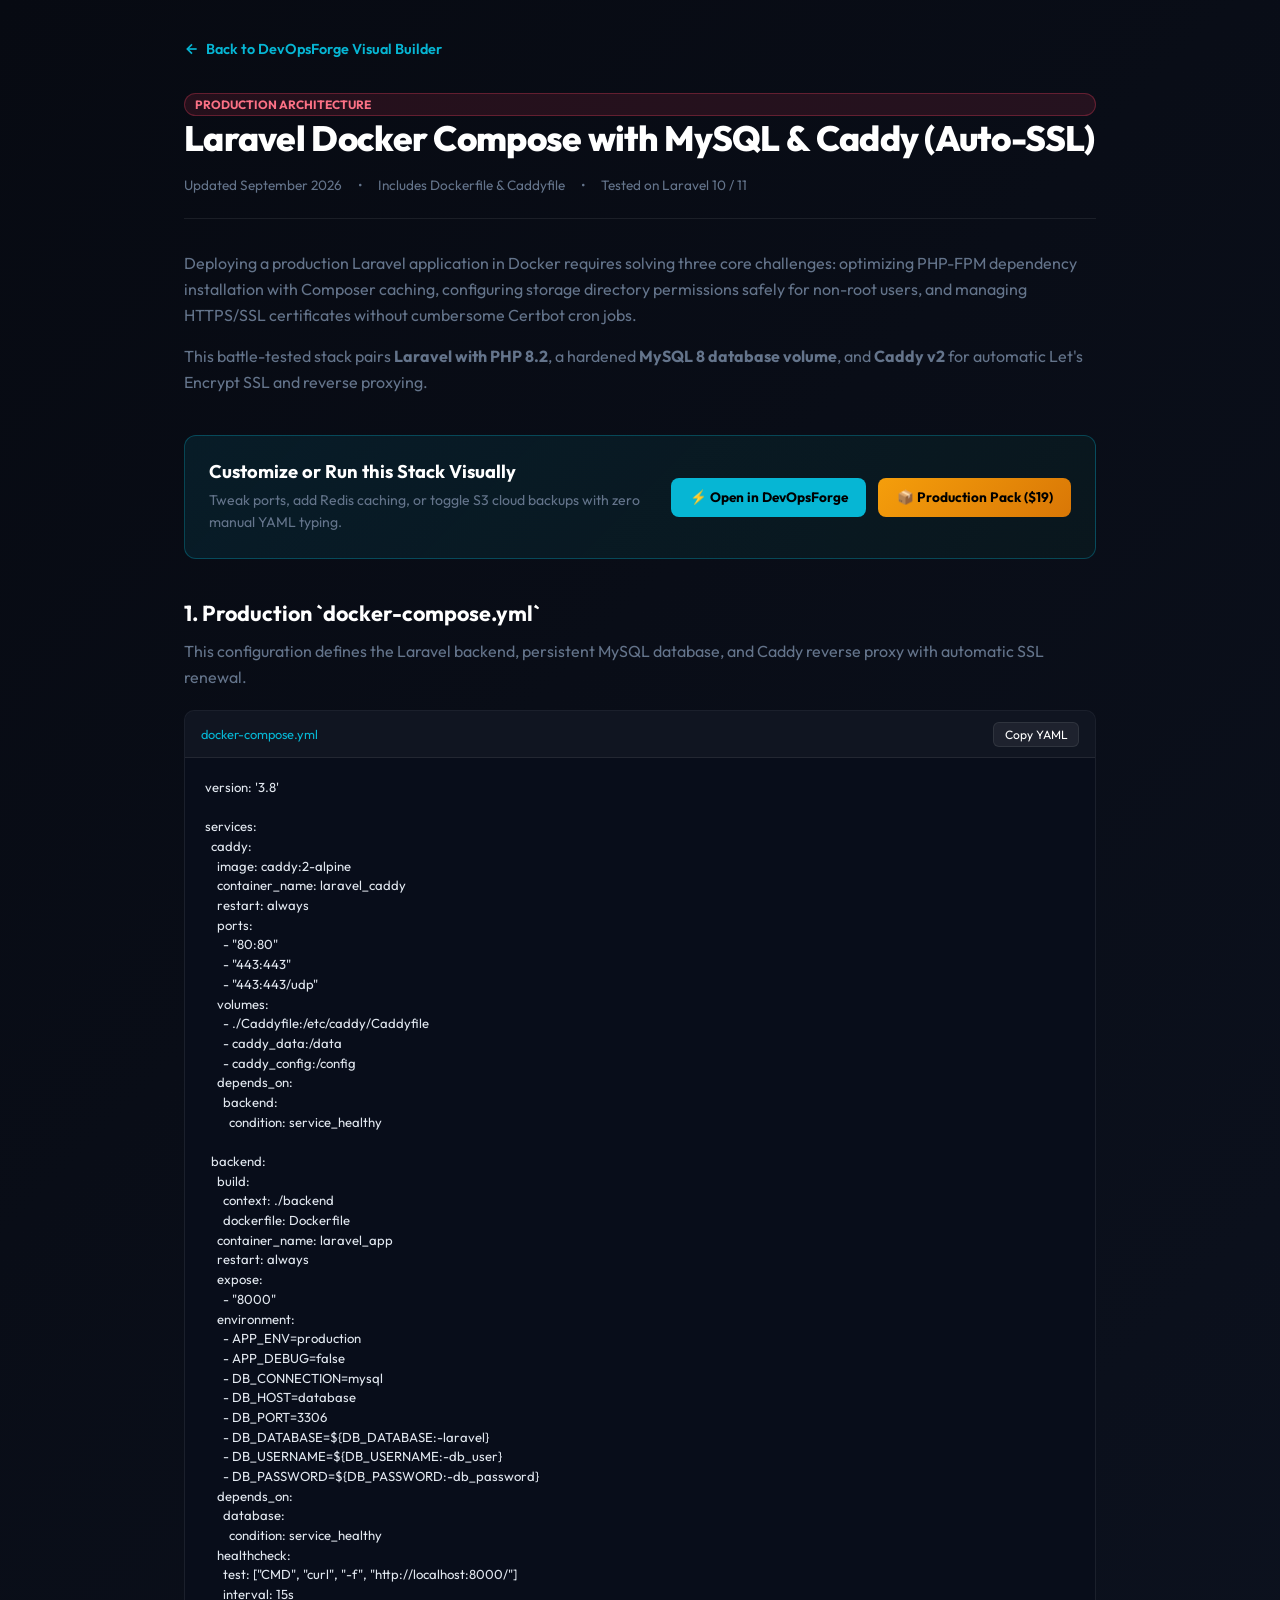
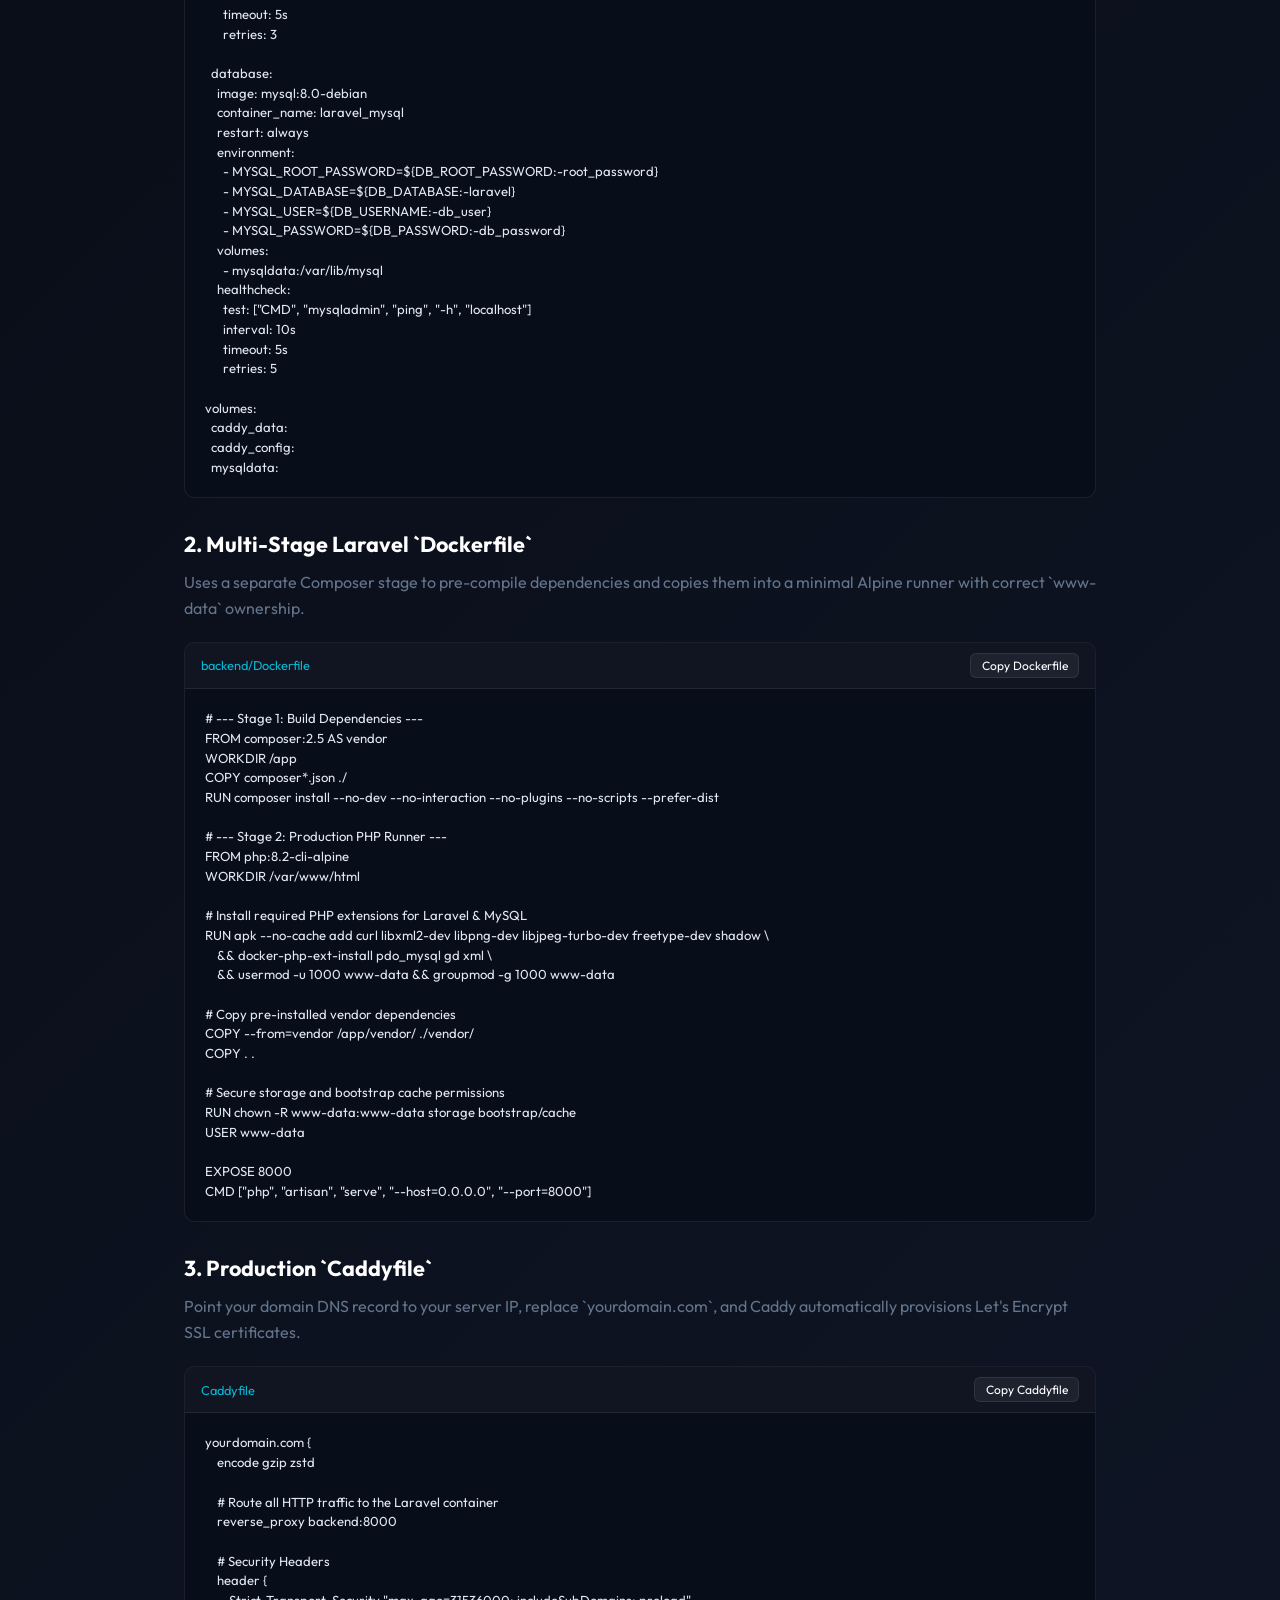
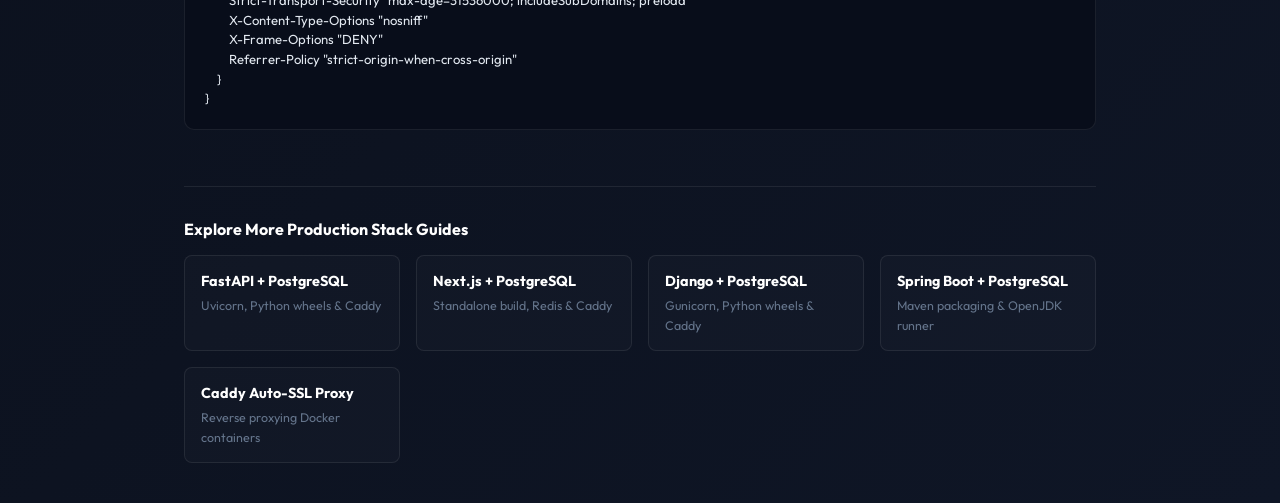
<file: laravel-docker-compose.html>
<!DOCTYPE html>
<html lang="en">

<head>
  <meta charset="UTF-8">
  <meta name="viewport" content="width=device-width, initial-scale=1.0">
  <title>Production Laravel Docker Compose with MySQL & Caddy (Auto-SSL) | DevOpsForge</title>
  <meta name="description"
    content="Complete, battle-tested production Docker Compose and multi-stage Dockerfile configuration for Laravel 10/11 with MySQL and Caddy auto-SSL reverse proxy.">
  <link rel="canonical" href="https://devops-config-generator.vercel.app/laravel-docker-compose.html" />

  <!-- Open Graph -->
  <meta property="og:title" content="Production Laravel Docker Compose with MySQL & Caddy (Auto-SSL)" />
  <meta property="og:description"
    content="Production-ready multi-stage Dockerfile and Docker Compose template for Laravel with MySQL, Composer caching, and Caddy reverse proxy." />
  <meta property="og:type" content="article" />
  <meta property="og:url" content="https://devops-config-generator.vercel.app/laravel-docker-compose.html" />

  <!-- Fonts & CSS -->
  <link rel="preconnect" href="https://fonts.googleapis.com">
  <link rel="preconnect" href="https://fonts.gstatic.com" crossorigin>
  <link
    href="https://fonts.googleapis.com/css2?family=Outfit:wght@300;400;500;600;700;800&family=Fira+Code:wght@400;500;600&display=swap"
    rel="stylesheet">
  <link rel="stylesheet" href="style.css">
  <style>
    .guide-container {
      max-width: 960px;
      margin: 0 auto;
      padding: 2.5rem 1.5rem;
    }
    .guide-nav {
      margin-bottom: 2rem;
    }
    .back-link {
      display: inline-flex;
      align-items: center;
      gap: 0.4rem;
      color: var(--accent-cyan);
      text-decoration: none;
      font-size: 0.9rem;
      font-weight: 600;
      transition: color 0.2s ease;
    }
    .back-link:hover {
      color: #fff;
    }
    .guide-header h1 {
      font-size: 2.2rem;
      font-weight: 800;
      letter-spacing: -0.02em;
      color: #fff;
      margin-bottom: 1rem;
      line-height: 1.25;
    }
    .guide-meta {
      display: flex;
      gap: 1rem;
      align-items: center;
      color: var(--text-muted);
      font-size: 0.85rem;
      margin-bottom: 2rem;
      padding-bottom: 1.5rem;
      border-bottom: 1px solid var(--border-color);
    }
    .guide-badge {
      background: rgba(244, 63, 94, 0.12);
      color: #fb7185;
      border: 1px solid rgba(244, 63, 94, 0.3);
      padding: 0.2rem 0.6rem;
      border-radius: 9999px;
      font-size: 0.75rem;
      font-weight: 700;
      text-transform: uppercase;
    }
    .guide-content h2 {
      font-size: 1.35rem;
      color: #fff;
      margin: 2rem 0 0.75rem 0;
    }
    .guide-content p {
      color: var(--text-muted);
      line-height: 1.6;
      margin-bottom: 1rem;
    }
    .code-snippet-box {
      position: relative;
      background: #080d1a;
      border: 1px solid var(--border-color);
      border-radius: 10px;
      margin: 1.25rem 0 2rem 0;
      overflow: hidden;
    }
    .snippet-header {
      display: flex;
      justify-content: space-between;
      align-items: center;
      padding: 0.65rem 1rem;
      background: rgba(255, 255, 255, 0.03);
      border-bottom: 1px solid var(--border-color);
      font-family: var(--font-mono);
      font-size: 0.8rem;
      color: var(--accent-cyan);
    }
    .copy-btn {
      background: rgba(255, 255, 255, 0.06);
      border: 1px solid var(--border-color);
      color: #fff;
      padding: 0.25rem 0.65rem;
      border-radius: 6px;
      font-size: 0.75rem;
      cursor: pointer;
      transition: all 0.2s ease;
    }
    .copy-btn:hover {
      background: var(--accent-cyan);
      color: #000;
      border-color: var(--accent-cyan);
    }
    .snippet-pre {
      margin: 0;
      padding: 1.25rem;
      overflow-x: auto;
      font-family: var(--font-mono);
      font-size: 0.82rem;
      line-height: 1.5;
      color: #e2e8f0;
    }
    .cta-banner {
      display: flex;
      align-items: center;
      justify-content: space-between;
      gap: 1.5rem;
      background: linear-gradient(135deg, rgba(6, 182, 212, 0.1) 0%, rgba(16, 185, 129, 0.05) 100%);
      border: 1px solid rgba(6, 182, 212, 0.3);
      border-radius: 12px;
      padding: 1.5rem;
      margin: 2.5rem 0;
    }
    .cta-banner h3 {
      color: #fff;
      font-size: 1.15rem;
      margin-bottom: 0.35rem;
    }
    .cta-banner p {
      color: var(--text-muted);
      font-size: 0.88rem;
      margin: 0;
    }
    .cta-btn-group {
      display: flex;
      gap: 0.75rem;
      flex-shrink: 0;
    }
    .cta-btn {
      display: inline-flex;
      align-items: center;
      gap: 0.4rem;
      padding: 0.65rem 1.15rem;
      border-radius: 8px;
      font-weight: 700;
      font-size: 0.85rem;
      text-decoration: none;
      transition: all 0.2s ease;
      white-space: nowrap;
    }
    .cta-primary {
      background: var(--accent-cyan);
      color: #000;
    }
    .cta-primary:hover {
      box-shadow: 0 0 15px var(--accent-cyan-glow);
    }
    .cta-gold {
      background: linear-gradient(135deg, #f59e0b 0%, #d97706 100%);
      color: #000;
    }
    .cta-gold:hover {
      box-shadow: 0 0 15px rgba(245, 158, 11, 0.5);
    }
    .guides-nav-footer {
      margin-top: 3.5rem;
      padding-top: 2rem;
      border-top: 1px solid var(--border-color);
    }
    .guides-nav-footer h4 {
      color: #fff;
      font-size: 1rem;
      margin-bottom: 1rem;
    }
    .guides-grid {
      display: grid;
      grid-template-columns: repeat(auto-fit, minmax(200px, 1fr));
      gap: 1rem;
    }
    .guide-card-link {
      display: block;
      padding: 1rem;
      background: rgba(255, 255, 255, 0.02);
      border: 1px solid var(--border-color);
      border-radius: 8px;
      color: var(--text-primary);
      text-decoration: none;
      transition: all 0.2s ease;
    }
    .guide-card-link:hover {
      border-color: var(--accent-cyan);
      background: rgba(6, 182, 212, 0.04);
    }
    .guide-card-link strong {
      display: block;
      color: #fff;
      font-size: 0.9rem;
      margin-bottom: 0.25rem;
    }
    .guide-card-link span {
      font-size: 0.78rem;
      color: var(--text-muted);
    }
    @media (max-width: 768px) {
      .cta-banner {
        flex-direction: column;
        align-items: stretch;
      }
      .cta-btn-group {
        flex-direction: column;
      }
      .cta-btn {
        justify-content: center;
      }
      .guides-grid {
        grid-template-columns: 1fr;
      }
    }
  </style>
</head>

<body>
  <div class="guide-container">
    <div class="guide-nav">
      <a href="/" class="back-link">
        <svg width="16" height="16" viewBox="0 0 24 24" fill="none" stroke="currentColor" stroke-width="2.5"><line x1="19" y1="12" x2="5" y2="12"/><polyline points="12 19 5 12 12 5"/></svg>
        Back to DevOpsForge Visual Builder
      </a>
    </div>

    <div class="guide-header">
      <div class="guide-badge">Production Architecture</div>
      <h1>Laravel Docker Compose with MySQL & Caddy (Auto-SSL)</h1>
      <div class="guide-meta">
        <span>Updated September 2026</span>
        <span>•</span>
        <span>Includes Dockerfile & Caddyfile</span>
        <span>•</span>
        <span>Tested on Laravel 10 / 11</span>
      </div>
    </div>

    <div class="guide-content">
      <p>Deploying a production Laravel application in Docker requires solving three core challenges: optimizing PHP-FPM dependency installation with Composer caching, configuring storage directory permissions safely for non-root users, and managing HTTPS/SSL certificates without cumbersome Certbot cron jobs.</p>
      
      <p>This battle-tested stack pairs <strong>Laravel with PHP 8.2</strong>, a hardened <strong>MySQL 8 database volume</strong>, and <strong>Caddy v2</strong> for automatic Let's Encrypt SSL and reverse proxying.</p>

      <!-- CTA Callout -->
      <div class="cta-banner">
        <div>
          <h3>Customize or Run this Stack Visually</h3>
          <p>Tweak ports, add Redis caching, or toggle S3 cloud backups with zero manual YAML typing.</p>
        </div>
        <div class="cta-btn-group">
          <a href="/?backend=laravel&database=mysql&proxy=caddy&env=production" class="cta-btn cta-primary">
            ⚡ Open in DevOpsForge
          </a>
          <a href="https://goharista17.gumroad.com/l/docker-starter-pack" class="cta-btn cta-gold" data-gumroad-single-product="true">
            📦 Production Pack ($19)
          </a>
        </div>
      </div>

      <h2>1. Production `docker-compose.yml`</h2>
      <p>This configuration defines the Laravel backend, persistent MySQL database, and Caddy reverse proxy with automatic SSL renewal.</p>

      <div class="code-snippet-box">
        <div class="snippet-header">
          <span>docker-compose.yml</span>
          <button class="copy-btn" onclick="copySnippet(this)">Copy YAML</button>
        </div>
        <pre class="snippet-pre"><code>version: '3.8'

services:
  caddy:
    image: caddy:2-alpine
    container_name: laravel_caddy
    restart: always
    ports:
      - "80:80"
      - "443:443"
      - "443:443/udp"
    volumes:
      - ./Caddyfile:/etc/caddy/Caddyfile
      - caddy_data:/data
      - caddy_config:/config
    depends_on:
      backend:
        condition: service_healthy

  backend:
    build:
      context: ./backend
      dockerfile: Dockerfile
    container_name: laravel_app
    restart: always
    expose:
      - "8000"
    environment:
      - APP_ENV=production
      - APP_DEBUG=false
      - DB_CONNECTION=mysql
      - DB_HOST=database
      - DB_PORT=3306
      - DB_DATABASE=${DB_DATABASE:-laravel}
      - DB_USERNAME=${DB_USERNAME:-db_user}
      - DB_PASSWORD=${DB_PASSWORD:-db_password}
    depends_on:
      database:
        condition: service_healthy
    healthcheck:
      test: ["CMD", "curl", "-f", "http://localhost:8000/"]
      interval: 15s
      timeout: 5s
      retries: 3

  database:
    image: mysql:8.0-debian
    container_name: laravel_mysql
    restart: always
    environment:
      - MYSQL_ROOT_PASSWORD=${DB_ROOT_PASSWORD:-root_password}
      - MYSQL_DATABASE=${DB_DATABASE:-laravel}
      - MYSQL_USER=${DB_USERNAME:-db_user}
      - MYSQL_PASSWORD=${DB_PASSWORD:-db_password}
    volumes:
      - mysqldata:/var/lib/mysql
    healthcheck:
      test: ["CMD", "mysqladmin", "ping", "-h", "localhost"]
      interval: 10s
      timeout: 5s
      retries: 5

volumes:
  caddy_data:
  caddy_config:
  mysqldata:</code></pre>
      </div>

      <h2>2. Multi-Stage Laravel `Dockerfile`</h2>
      <p>Uses a separate Composer stage to pre-compile dependencies and copies them into a minimal Alpine runner with correct `www-data` ownership.</p>

      <div class="code-snippet-box">
        <div class="snippet-header">
          <span>backend/Dockerfile</span>
          <button class="copy-btn" onclick="copySnippet(this)">Copy Dockerfile</button>
        </div>
        <pre class="snippet-pre"><code># --- Stage 1: Build Dependencies ---
FROM composer:2.5 AS vendor
WORKDIR /app
COPY composer*.json ./
RUN composer install --no-dev --no-interaction --no-plugins --no-scripts --prefer-dist

# --- Stage 2: Production PHP Runner ---
FROM php:8.2-cli-alpine
WORKDIR /var/www/html

# Install required PHP extensions for Laravel & MySQL
RUN apk --no-cache add curl libxml2-dev libpng-dev libjpeg-turbo-dev freetype-dev shadow \
    && docker-php-ext-install pdo_mysql gd xml \
    && usermod -u 1000 www-data && groupmod -g 1000 www-data

# Copy pre-installed vendor dependencies
COPY --from=vendor /app/vendor/ ./vendor/
COPY . .

# Secure storage and bootstrap cache permissions
RUN chown -R www-data:www-data storage bootstrap/cache
USER www-data

EXPOSE 8000
CMD ["php", "artisan", "serve", "--host=0.0.0.0", "--port=8000"]</code></pre>
      </div>

      <h2>3. Production `Caddyfile`</h2>
      <p>Point your domain DNS record to your server IP, replace `yourdomain.com`, and Caddy automatically provisions Let's Encrypt SSL certificates.</p>

      <div class="code-snippet-box">
        <div class="snippet-header">
          <span>Caddyfile</span>
          <button class="copy-btn" onclick="copySnippet(this)">Copy Caddyfile</button>
        </div>
        <pre class="snippet-pre"><code>yourdomain.com {
    encode gzip zstd

    # Route all HTTP traffic to the Laravel container
    reverse_proxy backend:8000

    # Security Headers
    header {
        Strict-Transport-Security "max-age=31536000; includeSubDomains; preload"
        X-Content-Type-Options "nosniff"
        X-Frame-Options "DENY"
        Referrer-Policy "strict-origin-when-cross-origin"
    }
}</code></pre>
      </div>

      <!-- Footer Internal Links -->
      <div class="guides-nav-footer">
        <h4>Explore More Production Stack Guides</h4>
        <div class="guides-grid">
          <a href="/fastapi-docker-compose.html" class="guide-card-link">
            <strong>FastAPI + PostgreSQL</strong>
            <span>Uvicorn, Python wheels & Caddy</span>
          </a>
          <a href="/nextjs-docker-compose.html" class="guide-card-link">
            <strong>Next.js + PostgreSQL</strong>
            <span>Standalone build, Redis & Caddy</span>
          </a>
          <a href="/django-docker-compose.html" class="guide-card-link">
            <strong>Django + PostgreSQL</strong>
            <span>Gunicorn, Python wheels & Caddy</span>
          </a>
          <a href="/springboot-docker-compose.html" class="guide-card-link">
            <strong>Spring Boot + PostgreSQL</strong>
            <span>Maven packaging & OpenJDK runner</span>
          </a>
          <a href="/caddy-docker-compose.html" class="guide-card-link">
            <strong>Caddy Auto-SSL Proxy</strong>
            <span>Reverse proxying Docker containers</span>
          </a>
        </div>
      </div>
    </div>
  </div>

  <script>
    function copySnippet(btn) {
      const code = btn.closest('.code-snippet-box').querySelector('code').innerText;
      navigator.clipboard.writeText(code).then(() => {
        const orig = btn.innerText;
        btn.innerText = 'Copied!';
        setTimeout(() => btn.innerText = orig, 1500);
      });
    }
  </script>
  <script src="https://gumroad.com/js/gumroad.js"></script>
</body>

</html>
</file>
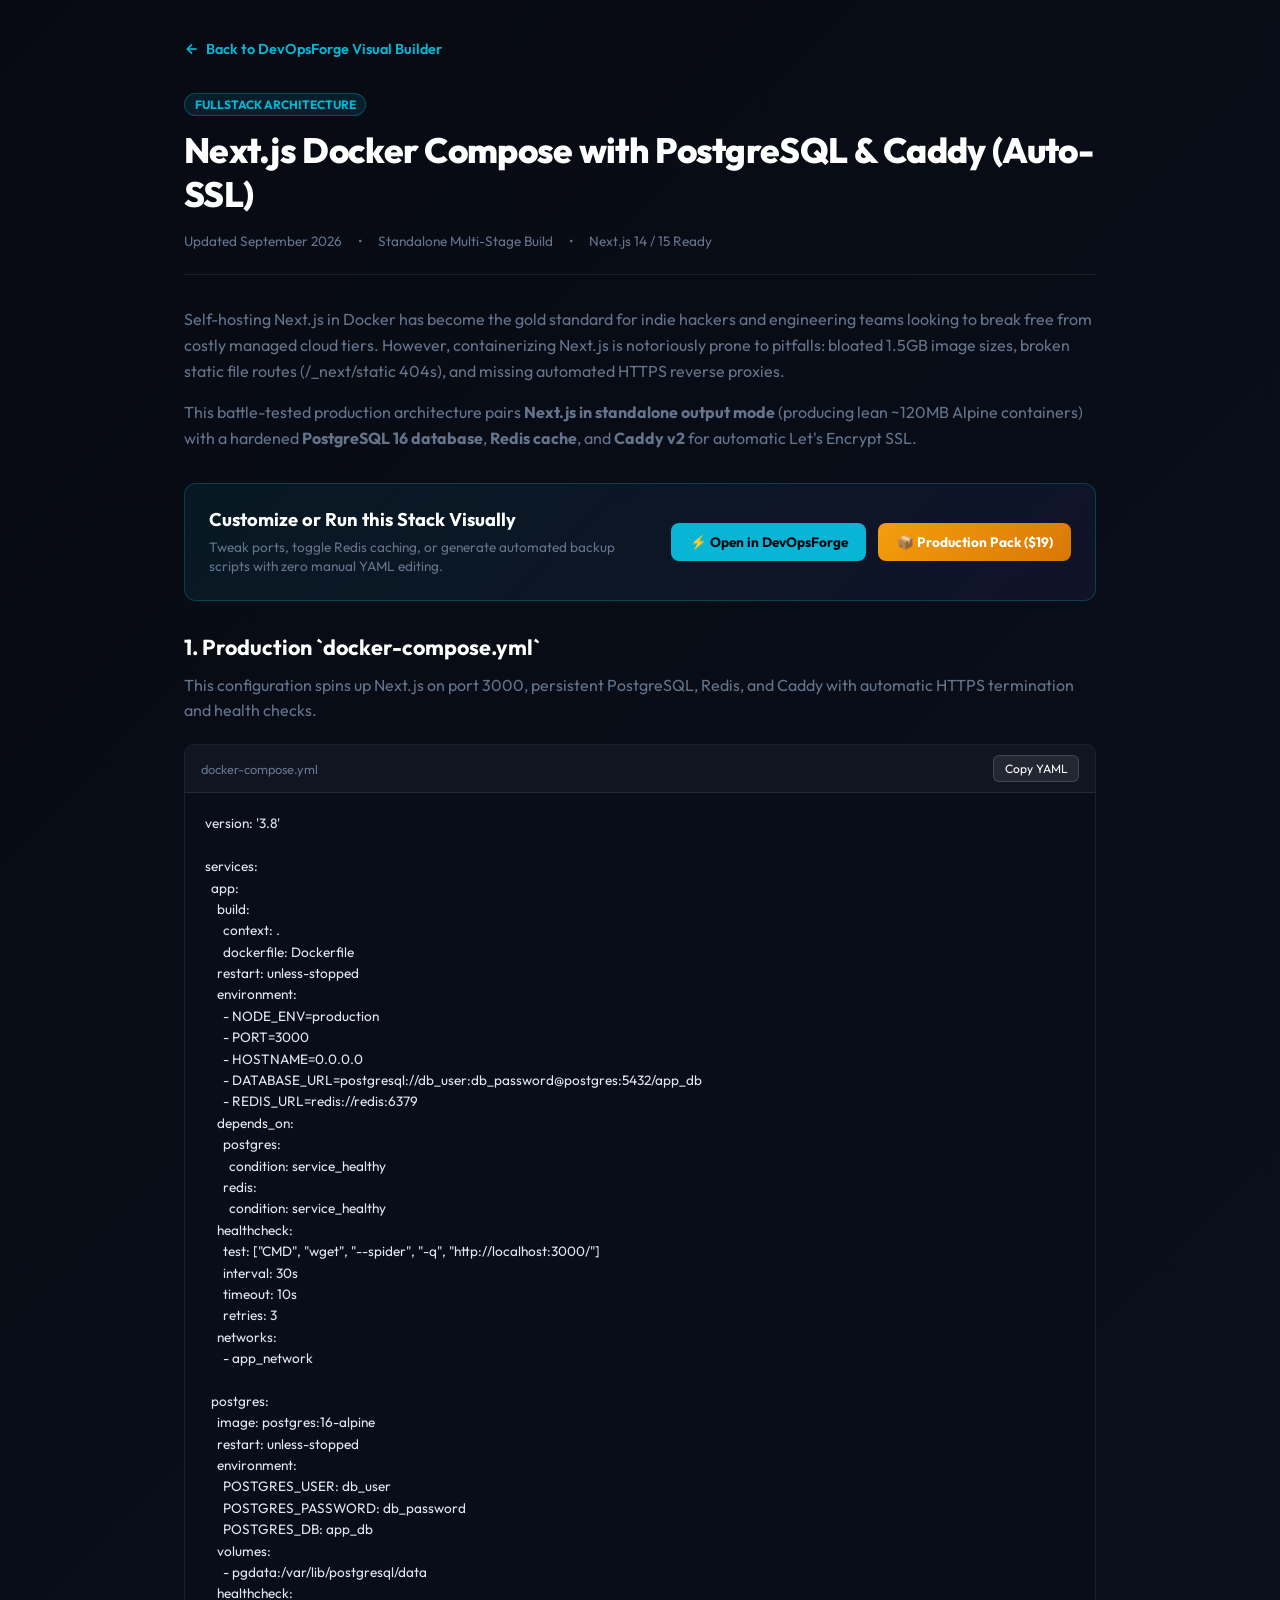
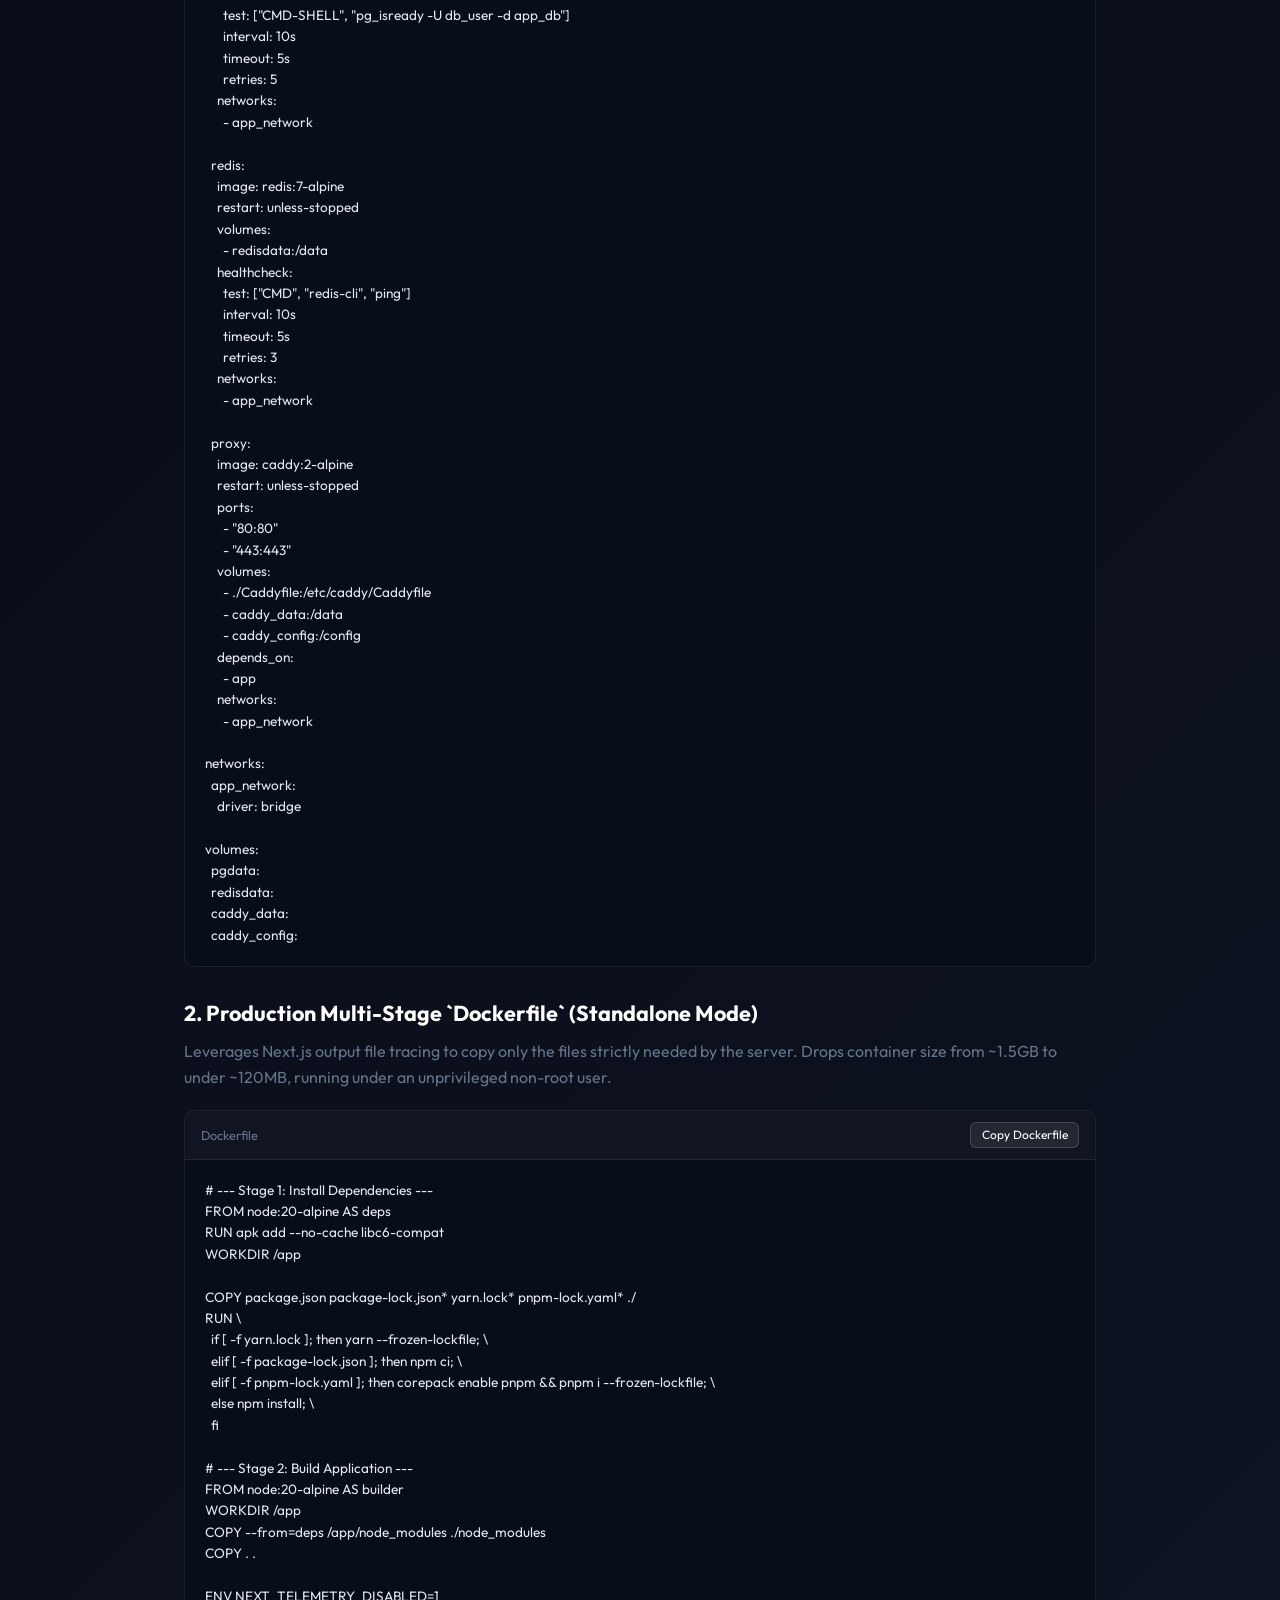
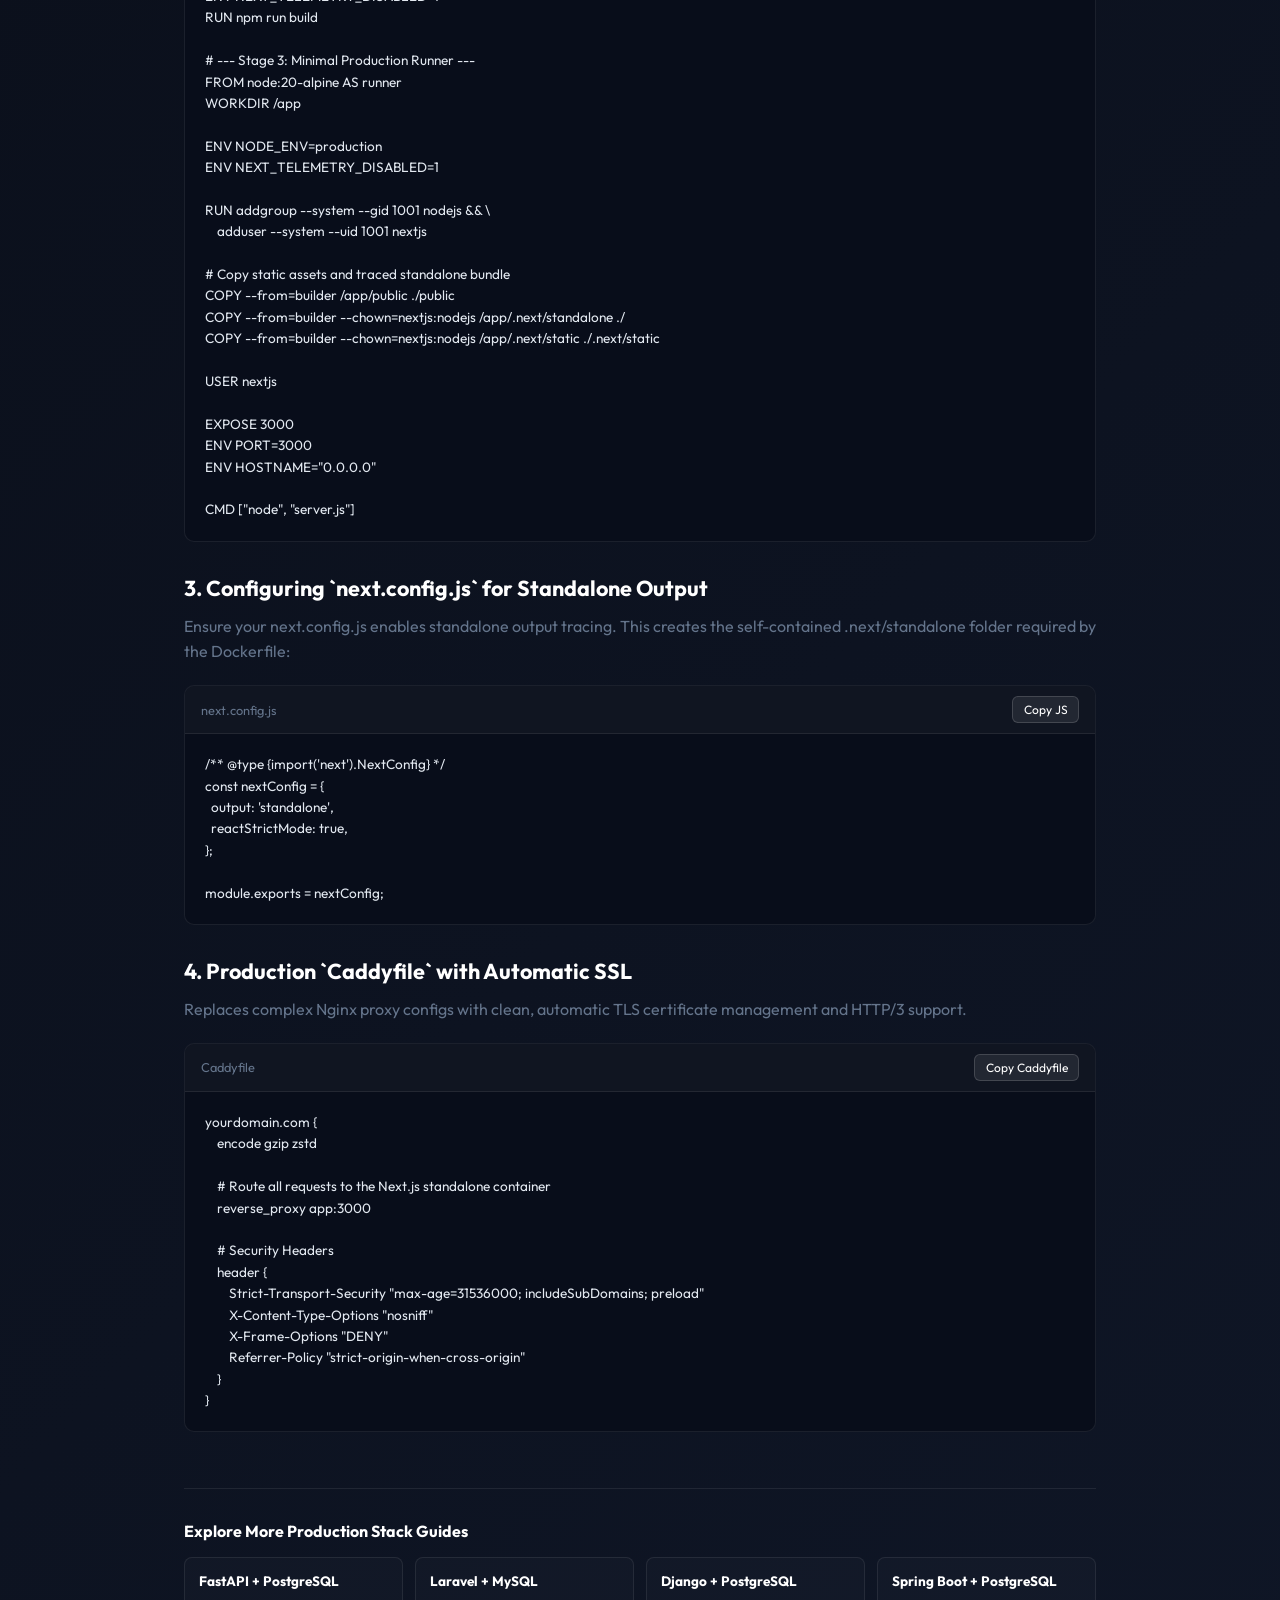
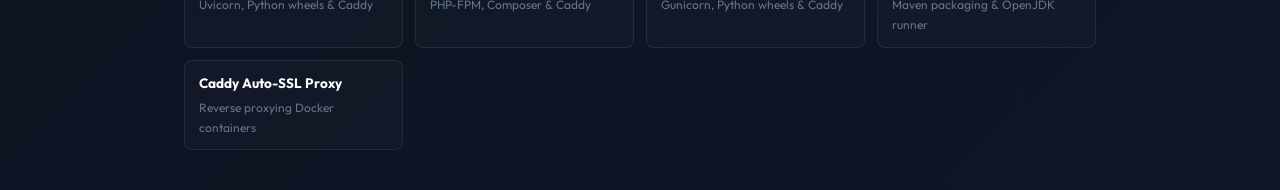
<file: nextjs-docker-compose.html>
<!DOCTYPE html>
<html lang="en">

<head>
  <meta charset="UTF-8">
  <meta name="viewport" content="width=device-width, initial-scale=1.0">
  <title>Production Next.js Docker Compose with PostgreSQL & Caddy (Auto-SSL) | DevOpsForge</title>
  <meta name="description"
    content="Complete, battle-tested production Docker Compose, standalone multi-stage Dockerfile, and Caddy auto-SSL reverse proxy configuration for Next.js with PostgreSQL and Redis.">
  <link rel="canonical" href="https://devops-config-generator.vercel.app/nextjs-docker-compose.html" />

  <!-- Open Graph -->
  <meta property="og:title" content="Production Next.js Docker Compose with PostgreSQL & Caddy (Auto-SSL)" />
  <meta property="og:description"
    content="Production-ready multi-stage Dockerfile and Docker Compose template for Next.js with PostgreSQL, Redis, standalone build output, and Caddy reverse proxy." />
  <meta property="og:type" content="article" />
  <meta property="og:url" content="https://devops-config-generator.vercel.app/nextjs-docker-compose.html" />

  <!-- Fonts & CSS -->
  <link rel="preconnect" href="https://fonts.googleapis.com">
  <link rel="preconnect" href="https://fonts.gstatic.com" crossorigin>
  <link
    href="https://fonts.googleapis.com/css2?family=Outfit:wght@300;400;500;600;700;800&family=Fira+Code:wght@400;500;600&display=swap"
    rel="stylesheet">
  <link rel="stylesheet" href="style.css">
  <style>
    .guide-container {
      max-width: 960px;
      margin: 0 auto;
      padding: 2.5rem 1.5rem;
    }
    .guide-nav {
      margin-bottom: 2rem;
    }
    .back-link {
      display: inline-flex;
      align-items: center;
      gap: 0.4rem;
      color: var(--accent-cyan);
      text-decoration: none;
      font-size: 0.9rem;
      font-weight: 600;
      transition: color 0.2s ease;
    }
    .back-link:hover {
      color: #fff;
    }
    .guide-header h1 {
      font-size: 2.2rem;
      font-weight: 800;
      letter-spacing: -0.02em;
      color: #fff;
      margin-bottom: 1rem;
      line-height: 1.25;
    }
    .guide-meta {
      display: flex;
      gap: 1rem;
      align-items: center;
      color: var(--text-muted);
      font-size: 0.85rem;
      margin-bottom: 2rem;
      padding-bottom: 1.5rem;
      border-bottom: 1px solid var(--border-color);
    }
    .guide-badge {
      background: rgba(6, 182, 212, 0.12);
      color: var(--accent-cyan);
      border: 1px solid rgba(6, 182, 212, 0.3);
      padding: 0.2rem 0.6rem;
      border-radius: 9999px;
      font-size: 0.75rem;
      font-weight: 700;
      text-transform: uppercase;
      display: inline-block;
      margin-bottom: 0.75rem;
    }
    .guide-content h2 {
      font-size: 1.35rem;
      color: #fff;
      margin: 2rem 0 0.75rem 0;
    }
    .guide-content p {
      color: var(--text-muted);
      line-height: 1.6;
      margin-bottom: 1rem;
    }
    .code-snippet-box {
      position: relative;
      background: #080d1a;
      border: 1px solid var(--border-color);
      border-radius: 10px;
      margin: 1.25rem 0 2rem 0;
      overflow: hidden;
    }
    .snippet-header {
      display: flex;
      justify-content: space-between;
      align-items: center;
      padding: 0.65rem 1rem;
      background: rgba(255, 255, 255, 0.03);
      border-bottom: 1px solid var(--border-color);
      font-family: 'Fira Code', monospace;
      font-size: 0.8rem;
      color: var(--text-muted);
    }
    .copy-btn {
      background: rgba(255, 255, 255, 0.08);
      border: 1px solid rgba(255, 255, 255, 0.15);
      color: #fff;
      padding: 0.3rem 0.65rem;
      border-radius: 6px;
      font-size: 0.75rem;
      cursor: pointer;
      transition: all 0.2s ease;
    }
    .copy-btn:hover {
      background: var(--accent-cyan);
      color: #000;
      border-color: var(--accent-cyan);
    }
    .snippet-pre {
      margin: 0;
      padding: 1.25rem;
      overflow-x: auto;
      font-family: 'Fira Code', monospace;
      font-size: 0.85rem;
      line-height: 1.5;
      color: #e2e8f0;
    }
    .cta-banner {
      background: linear-gradient(135deg, rgba(6, 182, 212, 0.08) 0%, rgba(99, 102, 241, 0.08) 100%);
      border: 1px solid rgba(6, 182, 212, 0.25);
      border-radius: 12px;
      padding: 1.5rem;
      margin: 2rem 0;
      display: flex;
      align-items: center;
      justify-content: space-between;
      gap: 1.5rem;
    }
    .cta-banner h3 {
      color: #fff;
      font-size: 1.15rem;
      margin-bottom: 0.4rem;
    }
    .cta-banner p {
      color: var(--text-muted);
      font-size: 0.85rem;
      margin-bottom: 0;
      line-height: 1.4;
    }
    .cta-btn-group {
      display: flex;
      gap: 0.75rem;
      flex-shrink: 0;
    }
    .cta-btn {
      display: inline-flex;
      align-items: center;
      gap: 0.4rem;
      padding: 0.65rem 1.15rem;
      border-radius: 8px;
      font-size: 0.85rem;
      font-weight: 700;
      text-decoration: none;
      transition: all 0.2s ease;
    }
    .cta-primary {
      background: var(--accent-cyan);
      color: #030712;
    }
    .cta-primary:hover {
      box-shadow: 0 0 16px rgba(6, 182, 212, 0.45);
      transform: translateY(-1px);
    }
    .cta-gold {
      background: linear-gradient(135deg, #f59e0b, #d97706);
      color: #fff;
    }
    .cta-gold:hover {
      box-shadow: 0 0 16px rgba(245, 158, 11, 0.4);
      transform: translateY(-1px);
    }
    .guides-nav-footer {
      margin-top: 3.5rem;
      padding-top: 2rem;
      border-top: 1px solid var(--border-color);
    }
    .guides-nav-footer h4 {
      color: #fff;
      font-size: 1rem;
      margin-bottom: 1rem;
    }
    .guides-grid {
      display: grid;
      grid-template-columns: repeat(4, 1fr);
      gap: 0.75rem;
    }
    .guide-card-link {
      display: block;
      padding: 0.85rem;
      background: rgba(255, 255, 255, 0.02);
      border: 1px solid var(--border-color);
      border-radius: 8px;
      color: var(--text-primary);
      text-decoration: none;
      transition: all 0.2s ease;
    }
    .guide-card-link:hover {
      border-color: var(--accent-cyan);
      background: rgba(6, 182, 212, 0.04);
    }
    .guide-card-link strong {
      display: block;
      color: #fff;
      font-size: 0.85rem;
      margin-bottom: 0.2rem;
    }
    .guide-card-link span {
      font-size: 0.75rem;
      color: var(--text-muted);
    }
    @media (max-width: 768px) {
      .cta-banner {
        flex-direction: column;
        align-items: stretch;
      }
      .cta-btn-group {
        flex-direction: column;
      }
      .cta-btn {
        justify-content: center;
      }
      .guides-grid {
        grid-template-columns: 1fr;
      }
    }
  </style>
</head>

<body>
  <div class="guide-container">
    <div class="guide-nav">
      <a href="/" class="back-link">
        <svg width="16" height="16" viewBox="0 0 24 24" fill="none" stroke="currentColor" stroke-width="2.5"><line x1="19" y1="12" x2="5" y2="12"/><polyline points="12 19 5 12 12 5"/></svg>
        Back to DevOpsForge Visual Builder
      </a>
    </div>

    <div class="guide-header">
      <div class="guide-badge">Fullstack Architecture</div>
      <h1>Next.js Docker Compose with PostgreSQL & Caddy (Auto-SSL)</h1>
      <div class="guide-meta">
        <span>Updated September 2026</span>
        <span>•</span>
        <span>Standalone Multi-Stage Build</span>
        <span>•</span>
        <span>Next.js 14 / 15 Ready</span>
      </div>
    </div>

    <div class="guide-content">
      <p>Self-hosting Next.js in Docker has become the gold standard for indie hackers and engineering teams looking to break free from costly managed cloud tiers. However, containerizing Next.js is notoriously prone to pitfalls: bloated 1.5GB image sizes, broken static file routes (<code>/_next/static</code> 404s), and missing automated HTTPS reverse proxies.</p>
      
      <p>This battle-tested production architecture pairs <strong>Next.js in standalone output mode</strong> (producing lean ~120MB Alpine containers) with a hardened <strong>PostgreSQL 16 database</strong>, <strong>Redis cache</strong>, and <strong>Caddy v2</strong> for automatic Let's Encrypt SSL.</p>

      <!-- CTA Callout -->
      <div class="cta-banner">
        <div>
          <h3>Customize or Run this Stack Visually</h3>
          <p>Tweak ports, toggle Redis caching, or generate automated backup scripts with zero manual YAML editing.</p>
        </div>
        <div class="cta-btn-group">
          <a href="/?frontend=nextjs&database=postgres&proxy=caddy&env=production" class="cta-btn cta-primary">
            ⚡ Open in DevOpsForge
          </a>
          <a href="https://goharista17.gumroad.com/l/docker-starter-pack" class="cta-btn cta-gold" data-gumroad-single-product="true">
            📦 Production Pack ($19)
          </a>
        </div>
      </div>

      <h2>1. Production `docker-compose.yml`</h2>
      <p>This configuration spins up Next.js on port 3000, persistent PostgreSQL, Redis, and Caddy with automatic HTTPS termination and health checks.</p>

      <div class="code-snippet-box">
        <div class="snippet-header">
          <span>docker-compose.yml</span>
          <button class="copy-btn" onclick="copySnippet(this)">Copy YAML</button>
        </div>
        <pre class="snippet-pre"><code>version: '3.8'

services:
  app:
    build:
      context: .
      dockerfile: Dockerfile
    restart: unless-stopped
    environment:
      - NODE_ENV=production
      - PORT=3000
      - HOSTNAME=0.0.0.0
      - DATABASE_URL=postgresql://db_user:db_password@postgres:5432/app_db
      - REDIS_URL=redis://redis:6379
    depends_on:
      postgres:
        condition: service_healthy
      redis:
        condition: service_healthy
    healthcheck:
      test: ["CMD", "wget", "--spider", "-q", "http://localhost:3000/"]
      interval: 30s
      timeout: 10s
      retries: 3
    networks:
      - app_network

  postgres:
    image: postgres:16-alpine
    restart: unless-stopped
    environment:
      POSTGRES_USER: db_user
      POSTGRES_PASSWORD: db_password
      POSTGRES_DB: app_db
    volumes:
      - pgdata:/var/lib/postgresql/data
    healthcheck:
      test: ["CMD-SHELL", "pg_isready -U db_user -d app_db"]
      interval: 10s
      timeout: 5s
      retries: 5
    networks:
      - app_network

  redis:
    image: redis:7-alpine
    restart: unless-stopped
    volumes:
      - redisdata:/data
    healthcheck:
      test: ["CMD", "redis-cli", "ping"]
      interval: 10s
      timeout: 5s
      retries: 3
    networks:
      - app_network

  proxy:
    image: caddy:2-alpine
    restart: unless-stopped
    ports:
      - "80:80"
      - "443:443"
    volumes:
      - ./Caddyfile:/etc/caddy/Caddyfile
      - caddy_data:/data
      - caddy_config:/config
    depends_on:
      - app
    networks:
      - app_network

networks:
  app_network:
    driver: bridge

volumes:
  pgdata:
  redisdata:
  caddy_data:
  caddy_config:</code></pre>
      </div>

      <h2>2. Production Multi-Stage `Dockerfile` (Standalone Mode)</h2>
      <p>Leverages Next.js output file tracing to copy only the files strictly needed by the server. Drops container size from ~1.5GB to under ~120MB, running under an unprivileged non-root user.</p>

      <div class="code-snippet-box">
        <div class="snippet-header">
          <span>Dockerfile</span>
          <button class="copy-btn" onclick="copySnippet(this)">Copy Dockerfile</button>
        </div>
        <pre class="snippet-pre"><code># --- Stage 1: Install Dependencies ---
FROM node:20-alpine AS deps
RUN apk add --no-cache libc6-compat
WORKDIR /app

COPY package.json package-lock.json* yarn.lock* pnpm-lock.yaml* ./
RUN \
  if [ -f yarn.lock ]; then yarn --frozen-lockfile; \
  elif [ -f package-lock.json ]; then npm ci; \
  elif [ -f pnpm-lock.yaml ]; then corepack enable pnpm && pnpm i --frozen-lockfile; \
  else npm install; \
  fi

# --- Stage 2: Build Application ---
FROM node:20-alpine AS builder
WORKDIR /app
COPY --from=deps /app/node_modules ./node_modules
COPY . .

ENV NEXT_TELEMETRY_DISABLED=1
RUN npm run build

# --- Stage 3: Minimal Production Runner ---
FROM node:20-alpine AS runner
WORKDIR /app

ENV NODE_ENV=production
ENV NEXT_TELEMETRY_DISABLED=1

RUN addgroup --system --gid 1001 nodejs && \
    adduser --system --uid 1001 nextjs

# Copy static assets and traced standalone bundle
COPY --from=builder /app/public ./public
COPY --from=builder --chown=nextjs:nodejs /app/.next/standalone ./
COPY --from=builder --chown=nextjs:nodejs /app/.next/static ./.next/static

USER nextjs

EXPOSE 3000
ENV PORT=3000
ENV HOSTNAME="0.0.0.0"

CMD ["node", "server.js"]</code></pre>
      </div>

      <h2>3. Configuring `next.config.js` for Standalone Output</h2>
      <p>Ensure your <code>next.config.js</code> enables standalone output tracing. This creates the self-contained <code>.next/standalone</code> folder required by the Dockerfile:</p>

      <div class="code-snippet-box">
        <div class="snippet-header">
          <span>next.config.js</span>
          <button class="copy-btn" onclick="copySnippet(this)">Copy JS</button>
        </div>
        <pre class="snippet-pre"><code>/** @type {import('next').NextConfig} */
const nextConfig = {
  output: 'standalone',
  reactStrictMode: true,
};

module.exports = nextConfig;</code></pre>
      </div>

      <h2>4. Production `Caddyfile` with Automatic SSL</h2>
      <p>Replaces complex Nginx proxy configs with clean, automatic TLS certificate management and HTTP/3 support.</p>

      <div class="code-snippet-box">
        <div class="snippet-header">
          <span>Caddyfile</span>
          <button class="copy-btn" onclick="copySnippet(this)">Copy Caddyfile</button>
        </div>
        <pre class="snippet-pre"><code>yourdomain.com {
    encode gzip zstd

    # Route all requests to the Next.js standalone container
    reverse_proxy app:3000

    # Security Headers
    header {
        Strict-Transport-Security "max-age=31536000; includeSubDomains; preload"
        X-Content-Type-Options "nosniff"
        X-Frame-Options "DENY"
        Referrer-Policy "strict-origin-when-cross-origin"
    }
}</code></pre>
      </div>

      <!-- Footer Internal Links -->
      <div class="guides-nav-footer">
        <h4>Explore More Production Stack Guides</h4>
        <div class="guides-grid">
          <a href="/fastapi-docker-compose.html" class="guide-card-link">
            <strong>FastAPI + PostgreSQL</strong>
            <span>Uvicorn, Python wheels & Caddy</span>
          </a>
          <a href="/laravel-docker-compose.html" class="guide-card-link">
            <strong>Laravel + MySQL</strong>
            <span>PHP-FPM, Composer & Caddy</span>
          </a>
          <a href="/django-docker-compose.html" class="guide-card-link">
            <strong>Django + PostgreSQL</strong>
            <span>Gunicorn, Python wheels & Caddy</span>
          </a>
          <a href="/springboot-docker-compose.html" class="guide-card-link">
            <strong>Spring Boot + PostgreSQL</strong>
            <span>Maven packaging & OpenJDK runner</span>
          </a>
          <a href="/caddy-docker-compose.html" class="guide-card-link">
            <strong>Caddy Auto-SSL Proxy</strong>
            <span>Reverse proxying Docker containers</span>
          </a>
        </div>
      </div>
    </div>
  </div>

  <script>
    function copySnippet(btn) {
      const code = btn.closest('.code-snippet-box').querySelector('code').innerText;
      navigator.clipboard.writeText(code).then(() => {
        const orig = btn.innerText;
        btn.innerText = 'Copied!';
        setTimeout(() => btn.innerText = orig, 1500);
      });
    }
  </script>
  <script src="https://gumroad.com/js/gumroad.js"></script>
</body>

</html>
</file>
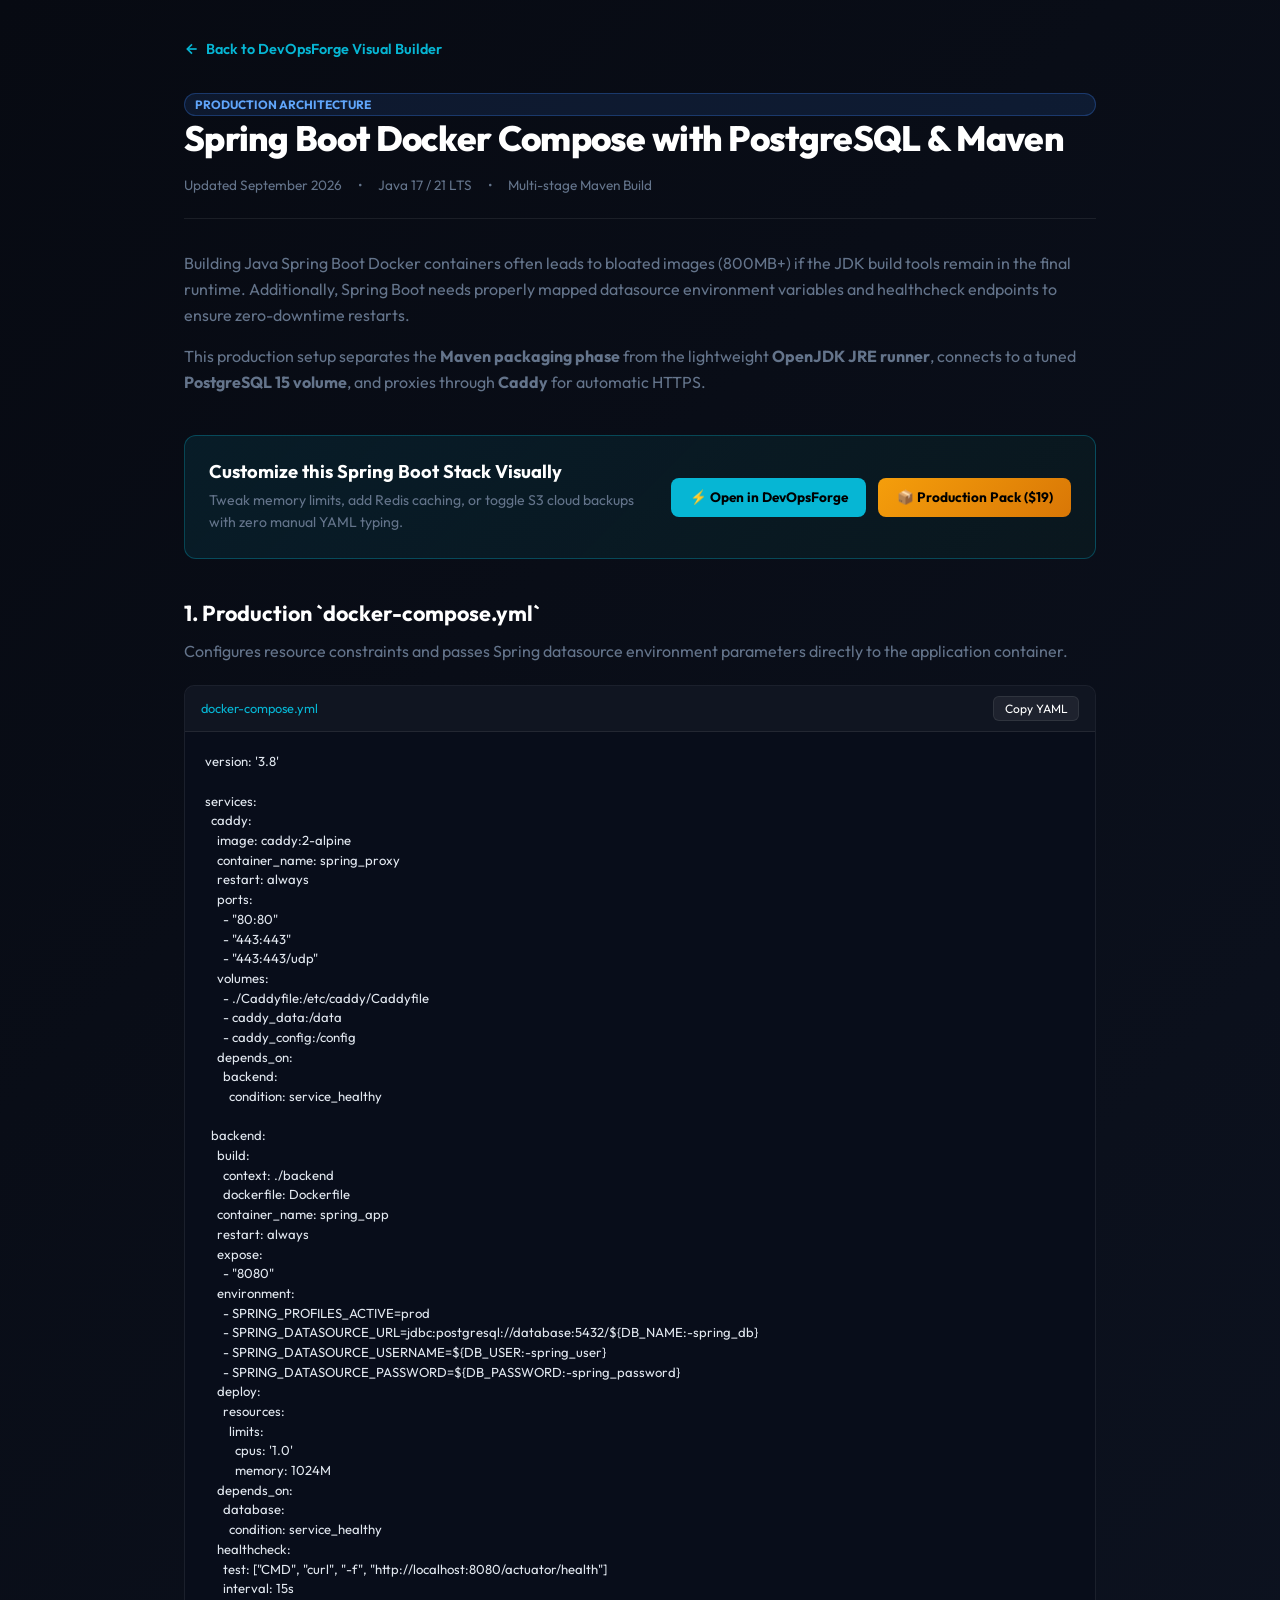
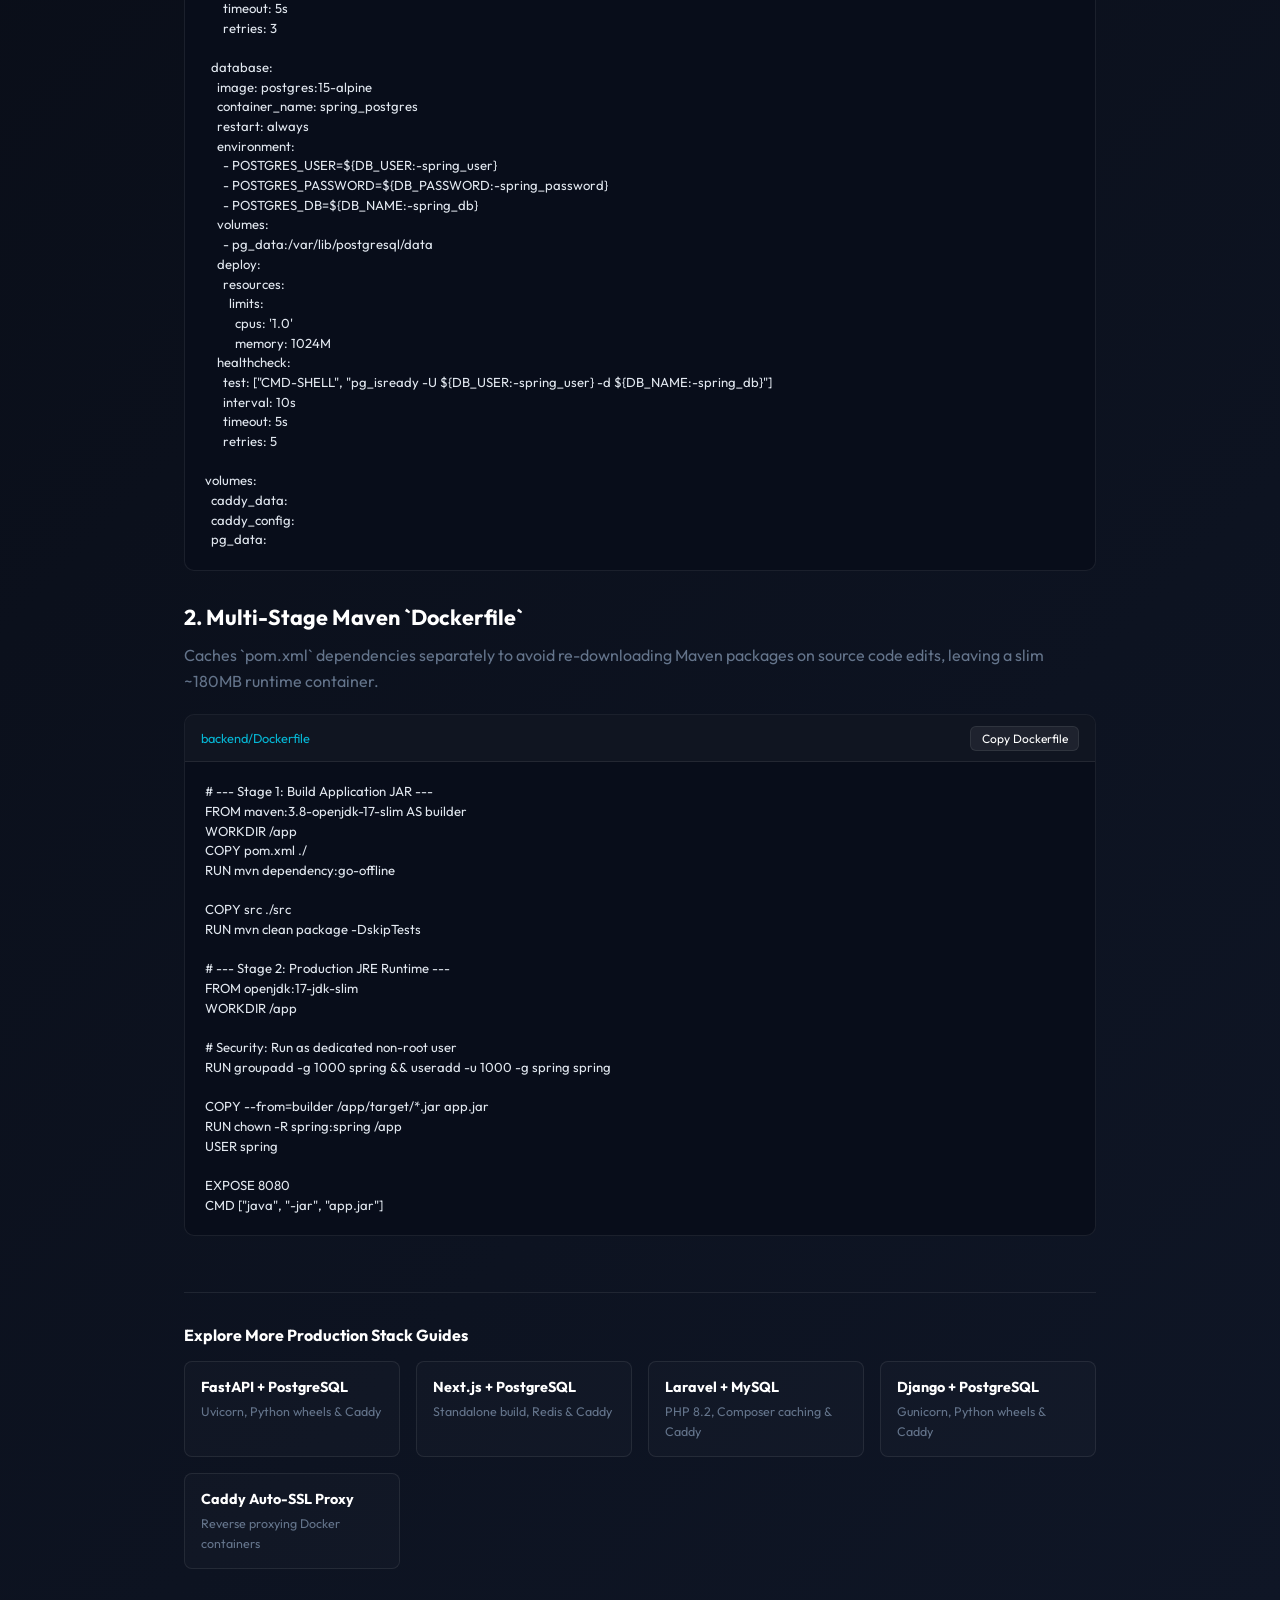
<file: springboot-docker-compose.html>
<!DOCTYPE html>
<html lang="en">

<head>
  <meta charset="UTF-8">
  <meta name="viewport" content="width=device-width, initial-scale=1.0">
  <title>Production Spring Boot Docker Compose with PostgreSQL & Maven | DevOpsForge</title>
  <meta name="description"
    content="Production-ready multi-stage Dockerfile and Docker Compose configuration for Spring Boot applications with Maven build cache, PostgreSQL, and Caddy auto-SSL.">
  <link rel="canonical" href="https://devops-config-generator.vercel.app/springboot-docker-compose.html" />

  <!-- Open Graph -->
  <meta property="og:title" content="Production Spring Boot Docker Compose with PostgreSQL & Maven" />
  <meta property="og:description"
    content="Battle-tested multi-stage Dockerfile and Docker Compose template for Java Spring Boot with PostgreSQL and Caddy reverse proxy." />
  <meta property="og:type" content="article" />
  <meta property="og:url" content="https://devops-config-generator.vercel.app/springboot-docker-compose.html" />

  <!-- Fonts & CSS -->
  <link rel="preconnect" href="https://fonts.googleapis.com">
  <link rel="preconnect" href="https://fonts.gstatic.com" crossorigin>
  <link
    href="https://fonts.googleapis.com/css2?family=Outfit:wght@300;400;500;600;700;800&family=Fira+Code:wght@400;500;600&display=swap"
    rel="stylesheet">
  <link rel="stylesheet" href="style.css">
  <style>
    .guide-container {
      max-width: 960px;
      margin: 0 auto;
      padding: 2.5rem 1.5rem;
    }
    .guide-nav {
      margin-bottom: 2rem;
    }
    .back-link {
      display: inline-flex;
      align-items: center;
      gap: 0.4rem;
      color: var(--accent-cyan);
      text-decoration: none;
      font-size: 0.9rem;
      font-weight: 600;
      transition: color 0.2s ease;
    }
    .back-link:hover {
      color: #fff;
    }
    .guide-header h1 {
      font-size: 2.2rem;
      font-weight: 800;
      letter-spacing: -0.02em;
      color: #fff;
      margin-bottom: 1rem;
      line-height: 1.25;
    }
    .guide-meta {
      display: flex;
      gap: 1rem;
      align-items: center;
      color: var(--text-muted);
      font-size: 0.85rem;
      margin-bottom: 2rem;
      padding-bottom: 1.5rem;
      border-bottom: 1px solid var(--border-color);
    }
    .guide-badge {
      background: rgba(59, 130, 246, 0.12);
      color: #60a5fa;
      border: 1px solid rgba(59, 130, 246, 0.3);
      padding: 0.2rem 0.6rem;
      border-radius: 9999px;
      font-size: 0.75rem;
      font-weight: 700;
      text-transform: uppercase;
    }
    .guide-content h2 {
      font-size: 1.35rem;
      color: #fff;
      margin: 2rem 0 0.75rem 0;
    }
    .guide-content p {
      color: var(--text-muted);
      line-height: 1.6;
      margin-bottom: 1rem;
    }
    .code-snippet-box {
      position: relative;
      background: #080d1a;
      border: 1px solid var(--border-color);
      border-radius: 10px;
      margin: 1.25rem 0 2rem 0;
      overflow: hidden;
    }
    .snippet-header {
      display: flex;
      justify-content: space-between;
      align-items: center;
      padding: 0.65rem 1rem;
      background: rgba(255, 255, 255, 0.03);
      border-bottom: 1px solid var(--border-color);
      font-family: var(--font-mono);
      font-size: 0.8rem;
      color: var(--accent-cyan);
    }
    .copy-btn {
      background: rgba(255, 255, 255, 0.06);
      border: 1px solid var(--border-color);
      color: #fff;
      padding: 0.25rem 0.65rem;
      border-radius: 6px;
      font-size: 0.75rem;
      cursor: pointer;
      transition: all 0.2s ease;
    }
    .copy-btn:hover {
      background: var(--accent-cyan);
      color: #000;
      border-color: var(--accent-cyan);
    }
    .snippet-pre {
      margin: 0;
      padding: 1.25rem;
      overflow-x: auto;
      font-family: var(--font-mono);
      font-size: 0.82rem;
      line-height: 1.5;
      color: #e2e8f0;
    }
    .cta-banner {
      display: flex;
      align-items: center;
      justify-content: space-between;
      gap: 1.5rem;
      background: linear-gradient(135deg, rgba(6, 182, 212, 0.1) 0%, rgba(16, 185, 129, 0.05) 100%);
      border: 1px solid rgba(6, 182, 212, 0.3);
      border-radius: 12px;
      padding: 1.5rem;
      margin: 2.5rem 0;
    }
    .cta-banner h3 {
      color: #fff;
      font-size: 1.15rem;
      margin-bottom: 0.35rem;
    }
    .cta-banner p {
      color: var(--text-muted);
      font-size: 0.88rem;
      margin: 0;
    }
    .cta-btn-group {
      display: flex;
      gap: 0.75rem;
      flex-shrink: 0;
    }
    .cta-btn {
      display: inline-flex;
      align-items: center;
      gap: 0.4rem;
      padding: 0.65rem 1.15rem;
      border-radius: 8px;
      font-weight: 700;
      font-size: 0.85rem;
      text-decoration: none;
      transition: all 0.2s ease;
      white-space: nowrap;
    }
    .cta-primary {
      background: var(--accent-cyan);
      color: #000;
    }
    .cta-primary:hover {
      box-shadow: 0 0 15px var(--accent-cyan-glow);
    }
    .cta-gold {
      background: linear-gradient(135deg, #f59e0b 0%, #d97706 100%);
      color: #000;
    }
    .cta-gold:hover {
      box-shadow: 0 0 15px rgba(245, 158, 11, 0.5);
    }
    .guides-nav-footer {
      margin-top: 3.5rem;
      padding-top: 2rem;
      border-top: 1px solid var(--border-color);
    }
    .guides-nav-footer h4 {
      color: #fff;
      font-size: 1rem;
      margin-bottom: 1rem;
    }
    .guides-grid {
      display: grid;
      grid-template-columns: repeat(auto-fit, minmax(200px, 1fr));
      gap: 1rem;
    }
    .guide-card-link {
      display: block;
      padding: 1rem;
      background: rgba(255, 255, 255, 0.02);
      border: 1px solid var(--border-color);
      border-radius: 8px;
      color: var(--text-primary);
      text-decoration: none;
      transition: all 0.2s ease;
    }
    .guide-card-link:hover {
      border-color: var(--accent-cyan);
      background: rgba(6, 182, 212, 0.04);
    }
    .guide-card-link strong {
      display: block;
      color: #fff;
      font-size: 0.9rem;
      margin-bottom: 0.25rem;
    }
    .guide-card-link span {
      font-size: 0.78rem;
      color: var(--text-muted);
    }
    @media (max-width: 768px) {
      .cta-banner {
        flex-direction: column;
        align-items: stretch;
      }
      .cta-btn-group {
        flex-direction: column;
      }
      .cta-btn {
        justify-content: center;
      }
      .guides-grid {
        grid-template-columns: 1fr;
      }
    }
  </style>
</head>

<body>
  <div class="guide-container">
    <div class="guide-nav">
      <a href="/" class="back-link">
        <svg width="16" height="16" viewBox="0 0 24 24" fill="none" stroke="currentColor" stroke-width="2.5"><line x1="19" y1="12" x2="5" y2="12"/><polyline points="12 19 5 12 12 5"/></svg>
        Back to DevOpsForge Visual Builder
      </a>
    </div>

    <div class="guide-header">
      <div class="guide-badge">Production Architecture</div>
      <h1>Spring Boot Docker Compose with PostgreSQL & Maven</h1>
      <div class="guide-meta">
        <span>Updated September 2026</span>
        <span>•</span>
        <span>Java 17 / 21 LTS</span>
        <span>•</span>
        <span>Multi-stage Maven Build</span>
      </div>
    </div>

    <div class="guide-content">
      <p>Building Java Spring Boot Docker containers often leads to bloated images (800MB+) if the JDK build tools remain in the final runtime. Additionally, Spring Boot needs properly mapped datasource environment variables and healthcheck endpoints to ensure zero-downtime restarts.</p>
      
      <p>This production setup separates the <strong>Maven packaging phase</strong> from the lightweight <strong>OpenJDK JRE runner</strong>, connects to a tuned <strong>PostgreSQL 15 volume</strong>, and proxies through <strong>Caddy</strong> for automatic HTTPS.</p>

      <!-- CTA Callout -->
      <div class="cta-banner">
        <div>
          <h3>Customize this Spring Boot Stack Visually</h3>
          <p>Tweak memory limits, add Redis caching, or toggle S3 cloud backups with zero manual YAML typing.</p>
        </div>
        <div class="cta-btn-group">
          <a href="/?backend=springboot&database=postgres&proxy=caddy&env=production" class="cta-btn cta-primary">
            ⚡ Open in DevOpsForge
          </a>
          <a href="https://goharista17.gumroad.com/l/docker-starter-pack" class="cta-btn cta-gold" data-gumroad-single-product="true">
            📦 Production Pack ($19)
          </a>
        </div>
      </div>

      <h2>1. Production `docker-compose.yml`</h2>
      <p>Configures resource constraints and passes Spring datasource environment parameters directly to the application container.</p>

      <div class="code-snippet-box">
        <div class="snippet-header">
          <span>docker-compose.yml</span>
          <button class="copy-btn" onclick="copySnippet(this)">Copy YAML</button>
        </div>
        <pre class="snippet-pre"><code>version: '3.8'

services:
  caddy:
    image: caddy:2-alpine
    container_name: spring_proxy
    restart: always
    ports:
      - "80:80"
      - "443:443"
      - "443:443/udp"
    volumes:
      - ./Caddyfile:/etc/caddy/Caddyfile
      - caddy_data:/data
      - caddy_config:/config
    depends_on:
      backend:
        condition: service_healthy

  backend:
    build:
      context: ./backend
      dockerfile: Dockerfile
    container_name: spring_app
    restart: always
    expose:
      - "8080"
    environment:
      - SPRING_PROFILES_ACTIVE=prod
      - SPRING_DATASOURCE_URL=jdbc:postgresql://database:5432/${DB_NAME:-spring_db}
      - SPRING_DATASOURCE_USERNAME=${DB_USER:-spring_user}
      - SPRING_DATASOURCE_PASSWORD=${DB_PASSWORD:-spring_password}
    deploy:
      resources:
        limits:
          cpus: '1.0'
          memory: 1024M
    depends_on:
      database:
        condition: service_healthy
    healthcheck:
      test: ["CMD", "curl", "-f", "http://localhost:8080/actuator/health"]
      interval: 15s
      timeout: 5s
      retries: 3

  database:
    image: postgres:15-alpine
    container_name: spring_postgres
    restart: always
    environment:
      - POSTGRES_USER=${DB_USER:-spring_user}
      - POSTGRES_PASSWORD=${DB_PASSWORD:-spring_password}
      - POSTGRES_DB=${DB_NAME:-spring_db}
    volumes:
      - pg_data:/var/lib/postgresql/data
    deploy:
      resources:
        limits:
          cpus: '1.0'
          memory: 1024M
    healthcheck:
      test: ["CMD-SHELL", "pg_isready -U ${DB_USER:-spring_user} -d ${DB_NAME:-spring_db}"]
      interval: 10s
      timeout: 5s
      retries: 5

volumes:
  caddy_data:
  caddy_config:
  pg_data:</code></pre>
      </div>

      <h2>2. Multi-Stage Maven `Dockerfile`</h2>
      <p>Caches `pom.xml` dependencies separately to avoid re-downloading Maven packages on source code edits, leaving a slim ~180MB runtime container.</p>

      <div class="code-snippet-box">
        <div class="snippet-header">
          <span>backend/Dockerfile</span>
          <button class="copy-btn" onclick="copySnippet(this)">Copy Dockerfile</button>
        </div>
        <pre class="snippet-pre"><code># --- Stage 1: Build Application JAR ---
FROM maven:3.8-openjdk-17-slim AS builder
WORKDIR /app
COPY pom.xml ./
RUN mvn dependency:go-offline

COPY src ./src
RUN mvn clean package -DskipTests

# --- Stage 2: Production JRE Runtime ---
FROM openjdk:17-jdk-slim
WORKDIR /app

# Security: Run as dedicated non-root user
RUN groupadd -g 1000 spring && useradd -u 1000 -g spring spring

COPY --from=builder /app/target/*.jar app.jar
RUN chown -R spring:spring /app
USER spring

EXPOSE 8080
CMD ["java", "-jar", "app.jar"]</code></pre>
      </div>

      <!-- Footer Internal Links -->
      <div class="guides-nav-footer">
        <h4>Explore More Production Stack Guides</h4>
        <div class="guides-grid">
          <a href="/fastapi-docker-compose.html" class="guide-card-link">
            <strong>FastAPI + PostgreSQL</strong>
            <span>Uvicorn, Python wheels & Caddy</span>
          </a>
          <a href="/nextjs-docker-compose.html" class="guide-card-link">
            <strong>Next.js + PostgreSQL</strong>
            <span>Standalone build, Redis & Caddy</span>
          </a>
          <a href="/laravel-docker-compose.html" class="guide-card-link">
            <strong>Laravel + MySQL</strong>
            <span>PHP 8.2, Composer caching & Caddy</span>
          </a>
          <a href="/django-docker-compose.html" class="guide-card-link">
            <strong>Django + PostgreSQL</strong>
            <span>Gunicorn, Python wheels & Caddy</span>
          </a>
          <a href="/caddy-docker-compose.html" class="guide-card-link">
            <strong>Caddy Auto-SSL Proxy</strong>
            <span>Reverse proxying Docker containers</span>
          </a>
        </div>
      </div>
    </div>
  </div>

  <script>
    function copySnippet(btn) {
      const code = btn.closest('.code-snippet-box').querySelector('code').innerText;
      navigator.clipboard.writeText(code).then(() => {
        const orig = btn.innerText;
        btn.innerText = 'Copied!';
        setTimeout(() => btn.innerText = orig, 1500);
      });
    }
  </script>
  <script src="https://gumroad.com/js/gumroad.js"></script>
</body>

</html>
</file>
<file: style.css>
/* DevOpsForge Configuration CSS Stylesheet */

:root {
  --bg-color: #0b0f19;
  --bg-gradient: linear-gradient(135deg, #070a12 0%, #0f1626 100%);
  --surface-glass: rgba(15, 22, 38, 0.7);
  --surface-editor: #090e18;
  --border-color: rgba(255, 255, 255, 0.08);
  --border-hover: rgba(255, 255, 255, 0.16);
  
  --accent-cyan: #06b6d4;
  --accent-green: #10b981;
  --accent-green-glow: rgba(16, 185, 129, 0.25);
  --accent-cyan-glow: rgba(6, 182, 212, 0.25);
  
  --text-primary: #f1f5f9;
  --text-muted: #64748b;
  --text-code: #34d399;
  --text-keyword: #f472b6;
  --text-comment: #475569;
  
  --transition-normal: 0.25s cubic-bezier(0.4, 0, 0.2, 1);
  --transition-fast: 0.15s ease;
  
  --font-sans: 'Outfit', sans-serif;
  --font-mono: 'Fira Code', monospace;
  --glass-blur: blur(12px);
}

/* Global Reset */
* {
  margin: 0;
  padding: 0;
  box-sizing: border-box;
  font-family: var(--font-sans);
  -webkit-font-smoothing: antialiased;
}

body {
  background-color: var(--bg-color);
  background-image: var(--bg-gradient);
  color: var(--text-primary);
  min-height: 100vh;
  position: relative;
  overflow-x: hidden;
}

/* Glow bubbles (Fixed to viewport to prevent vertical overflow/dead space) */
.glow-blob-1 {
  position: fixed;
  top: -15vw;
  left: 20%;
  width: 50vw;
  height: 50vw;
  background: radial-gradient(circle, rgba(6, 182, 212, 0.07) 0%, rgba(0, 0, 0, 0) 70%);
  z-index: -1;
  pointer-events: none;
}

.glow-blob-2 {
  position: fixed;
  bottom: -15vw;
  right: 15%;
  width: 45vw;
  height: 45vw;
  background: radial-gradient(circle, rgba(16, 185, 129, 0.06) 0%, rgba(0, 0, 0, 0) 70%);
  z-index: -1;
  pointer-events: none;
}

/* Scrollbar styling */
::-webkit-scrollbar {
  width: 8px;
  height: 8px;
}
::-webkit-scrollbar-track {
  background: rgba(7, 10, 18, 0.5);
}
::-webkit-scrollbar-thumb {
  background: rgba(255, 255, 255, 0.08);
  border-radius: 4px;
}
::-webkit-scrollbar-thumb:hover {
  background: var(--accent-cyan);
}

/* Outer layout container */
.app-wrapper {
  max-width: 1400px;
  margin: 0 auto;
  padding: 2rem 1.5rem;
  min-height: 100vh;
  display: flex;
  flex-direction: column;
  gap: 2rem;
}

/* Header style */
.app-header {
  display: flex;
  align-items: center;
  justify-content: space-between;
  border-bottom: 1px solid var(--border-color);
  padding-bottom: 1.25rem;
}

.header-logo {
  display: flex;
  align-items: center;
  gap: 0.65rem;
  font-weight: 800;
  font-size: 1.45rem;
  letter-spacing: -0.01em;
  background: linear-gradient(135deg, var(--accent-cyan) 0%, var(--accent-green) 100%);
  -webkit-background-clip: text;
  -webkit-text-fill-color: transparent;
}

.logo-icon {
  stroke: var(--accent-cyan);
  filter: drop-shadow(0 0 4px var(--accent-cyan-glow));
}

.header-tagline {
  font-size: 0.9rem;
  color: var(--text-muted);
  font-weight: 500;
}

.header-left {
  display: flex;
  align-items: center;
  gap: 1.25rem;
}

.github-star-btn {
  display: inline-flex;
  align-items: center;
  gap: 0.4rem;
  padding: 0.35rem 0.65rem;
  font-size: 0.8rem;
  font-weight: 600;
  color: var(--text-color);
  background: rgba(255, 255, 255, 0.05);
  border: 1px solid var(--border-color);
  border-radius: 6px;
  text-decoration: none;
  transition: all 0.2s ease;
}

.github-star-btn:hover {
  background: rgba(255, 255, 255, 0.1);
  border-color: var(--accent-cyan);
  color: var(--accent-cyan);
}

.github-star-btn svg {
  fill: #eab308;
}

@media (max-width: 640px) {
  .app-header {
    flex-direction: column;
    align-items: flex-start;
    gap: 0.8rem;
  }
  .header-left {
    width: 100%;
    justify-content: space-between;
  }
}

/* Card components */
.glass-card {
  background: var(--surface-glass);
  backdrop-filter: var(--glass-blur);
  border: 1px solid var(--border-color);
  border-radius: 16px;
  box-shadow: 0 12px 30px rgba(0, 0, 0, 0.3);
  transition: border-color var(--transition-fast), box-shadow var(--transition-fast);
}

.glass-card:hover {
  border-color: var(--border-hover);
}

/* Hero Intro Section */
.hero-intro {
  padding: 1.75rem 2rem;
  background: var(--surface-glass);
  border: 1px solid var(--border-color);
  border-radius: 16px;
  display: flex;
  flex-direction: column;
  gap: 0.85rem;
  box-shadow: 0 10px 30px rgba(0, 0, 0, 0.25);
  position: relative;
  overflow: hidden;
}

.hero-intro::before {
  content: '';
  position: absolute;
  top: 0;
  left: 0;
  right: 0;
  height: 2px;
  background: linear-gradient(90deg, var(--accent-cyan) 0%, var(--accent-green) 50%, transparent 100%);
}

.hero-badge-row {
  display: flex;
  align-items: center;
  gap: 0.6rem;
  flex-wrap: wrap;
}

.hero-badge {
  font-size: 0.75rem;
  font-weight: 700;
  text-transform: uppercase;
  letter-spacing: 0.05em;
  padding: 0.25rem 0.65rem;
  border-radius: 20px;
  background: rgba(255, 255, 255, 0.05);
  border: 1px solid var(--border-color);
  color: var(--text-muted);
}

.hero-badge.highlight {
  background: rgba(16, 185, 129, 0.12);
  border-color: rgba(16, 185, 129, 0.3);
  color: var(--accent-green);
}

.hero-title {
  font-size: 1.75rem;
  font-weight: 800;
  letter-spacing: -0.02em;
  line-height: 1.25;
  color: var(--text-primary);
  margin: 0;
}

.hero-subtitle {
  font-size: 0.95rem;
  line-height: 1.55;
  color: var(--text-muted);
  max-width: 900px;
  margin: 0;
}

.hero-features-list {
  display: flex;
  align-items: center;
  gap: 1.5rem;
  flex-wrap: wrap;
  margin-top: 0.25rem;
  padding-top: 0.85rem;
  border-top: 1px solid rgba(255, 255, 255, 0.05);
}

.feature-item {
  display: inline-flex;
  align-items: center;
  gap: 0.45rem;
  font-size: 0.82rem;
  font-weight: 600;
  color: var(--text-color);
}

.feature-item svg {
  stroke: var(--accent-green);
}

@media (max-width: 768px) {
  .hero-intro {
    padding: 1.25rem;
  }
  .hero-title {
    font-size: 1.35rem;
  }
  .hero-subtitle {
    font-size: 0.88rem;
  }
  .hero-features-list {
    gap: 0.75rem;
  }
}

/* Two-column layout grid */
.workspace-grid {
  display: grid;
  grid-template-columns: 460px 1fr;
  gap: 2rem;
  align-items: start;
  flex-grow: 1;
}

@media (max-width: 1080px) {
  .workspace-grid {
    grid-template-columns: 1fr;
  }
}

/* Left panel style */
.config-panel {
  padding: 1.75rem;
}

.config-panel h2 {
  font-size: 1.4rem;
  font-weight: 700;
  letter-spacing: -0.02em;
  margin-bottom: 0.25rem;
}

.panel-desc {
  font-size: 0.85rem;
  color: var(--text-muted);
  margin-bottom: 1.75rem;
}

/* Inner form option categories */
.option-section {
  border-top: 1px solid var(--border-color);
  padding: 1.5rem 0;
}

.option-section:first-of-type {
  border-top: none;
  padding-top: 0;
}

.section-title {
  display: flex;
  align-items: center;
  gap: 0.5rem;
  font-size: 0.95rem;
  font-weight: 600;
  color: var(--text-primary);
  margin-bottom: 1rem;
}

.section-title svg {
  color: var(--accent-cyan);
}

/* Radio Option Cards Grid */
.radio-card-grid {
  display: grid;
  grid-template-columns: repeat(2, 1fr);
  gap: 0.75rem;
}

@media (max-width: 480px) {
  .radio-card-grid {
    grid-template-columns: 1fr;
  }
}

.radio-card {
  position: relative;
  cursor: pointer;
  display: block;
}

.radio-card input[type="radio"] {
  position: absolute;
  opacity: 0;
}

.radio-card-content {
  background: rgba(0, 0, 0, 0.15);
  border: 1px solid var(--border-color);
  border-radius: 12px;
  padding: 0.85rem 1rem;
  transition: all var(--transition-normal);
}

.radio-card:hover .radio-card-content {
  border-color: rgba(255, 255, 255, 0.15);
  background: rgba(255, 255, 255, 0.02);
}

.radio-card input[type="radio"]:checked + .radio-card-content {
  border-color: var(--accent-cyan);
  background: rgba(6, 182, 212, 0.06);
  box-shadow: 0 0 10px var(--accent-cyan-glow);
}

.card-title {
  font-size: 0.92rem;
  font-weight: 600;
  color: var(--text-primary);
  margin-bottom: 0.15rem;
}

.radio-card input[type="radio"]:checked + .radio-card-content .card-title {
  color: var(--accent-cyan);
}

.radio-card-content small {
  font-size: 0.75rem;
  color: var(--text-muted);
}

/* Config Numeric Inputs */
.inputs-row {
  display: grid;
  grid-template-columns: repeat(3, 1fr);
  gap: 0.75rem;
}

@media (max-width: 480px) {
  .inputs-row {
    grid-template-columns: 1fr;
  }
}

.input-element {
  display: flex;
  flex-direction: column;
  gap: 0.4rem;
}

.input-element label {
  font-size: 0.78rem;
  font-weight: 600;
  color: var(--text-muted);
}

.input-element input, .input-element select {
  background: rgba(0, 0, 0, 0.25);
  border: 1px solid var(--border-color);
  color: var(--text-primary);
  padding: 0.6rem 0.8rem;
  border-radius: 8px;
  font-size: 0.9rem;
  outline: none;
  transition: border-color var(--transition-fast);
}

.input-element input:focus, .input-element select:focus {
  border-color: var(--accent-cyan);
}

/* Custom Checkbox Components */
.checkbox-grid {
  display: flex;
  flex-direction: column;
  gap: 0.85rem;
}

.custom-checkbox {
  display: flex;
  align-items: flex-start;
  gap: 0.75rem;
  cursor: pointer;
}

.custom-checkbox input[type="checkbox"] {
  position: absolute;
  opacity: 0;
  width: 0;
  height: 0;
}

.checkbox-box {
  width: 18px;
  height: 18px;
  border: 2px solid var(--text-muted);
  border-radius: 4px;
  display: flex;
  align-items: center;
  justify-content: center;
  flex-shrink: 0;
  margin-top: 1px;
  transition: all var(--transition-fast);
}

.custom-checkbox:hover .checkbox-box {
  border-color: rgba(255, 255, 255, 0.4);
}

.custom-checkbox input[type="checkbox"]:checked + .checkbox-box {
  background: var(--accent-cyan);
  border-color: var(--accent-cyan);
  box-shadow: 0 0 8px var(--accent-cyan-glow);
}

.checkbox-box::after {
  content: '';
  width: 4px;
  height: 8px;
  border: solid #000;
  border-width: 0 2px 2px 0;
  transform: rotate(45deg) scale(0);
  transition: transform var(--transition-fast);
  margin-bottom: 2px;
}

.custom-checkbox input[type="checkbox"]:checked + .checkbox-box::after {
  transform: rotate(45deg) scale(1);
}

.checkbox-lbl {
  font-size: 0.88rem;
  font-weight: 500;
  color: var(--text-primary);
  user-select: none;
}

/* Category 7: Custom Environment Variables */
.section-title-row {
  display: flex;
  align-items: center;
  justify-content: space-between;
  gap: 0.5rem;
  margin-bottom: 0.4rem;
}

.section-title-row .section-title {
  margin-bottom: 0;
}

.privacy-pill {
  font-size: 0.72rem;
  font-weight: 600;
  padding: 0.2rem 0.55rem;
  background: rgba(16, 185, 129, 0.12);
  color: var(--accent-green);
  border: 1px solid rgba(16, 185, 129, 0.3);
  border-radius: 9999px;
  display: inline-flex;
  align-items: center;
  gap: 0.25rem;
  white-space: nowrap;
}

.section-hint {
  font-size: 0.78rem;
  color: var(--text-muted);
  margin-bottom: 0.75rem;
  line-height: 1.4;
}

.custom-env-textarea {
  width: 100%;
  box-sizing: border-box;
  background: rgba(0, 0, 0, 0.25);
  border: 1px solid var(--border-color);
  color: var(--text-primary);
  padding: 0.75rem;
  border-radius: 8px;
  font-family: var(--font-mono, monospace);
  font-size: 0.82rem;
  line-height: 1.45;
  resize: vertical;
  min-height: 76px;
  outline: none;
  transition: border-color var(--transition-fast), box-shadow var(--transition-fast);
}

.custom-env-textarea:focus {
  border-color: var(--accent-cyan);
  box-shadow: 0 0 0 1px var(--accent-cyan-glow);
}

.custom-env-textarea::placeholder {
  color: rgba(255, 255, 255, 0.25);
  font-family: var(--font-mono, monospace);
}

/* Code Panel Container on the Right */
.code-panel-container {
  display: flex;
  flex-direction: column;
  gap: 1rem;
}

.code-terminal-card {
  padding: 0;
  overflow: hidden;
  border-color: var(--border-color);
  background: var(--surface-editor);
}

/* Mock terminal bar styling */
.terminal-bar {
  display: flex;
  align-items: center;
  justify-content: space-between;
  background: rgba(0, 0, 0, 0.3);
  padding: 0.75rem 1.25rem;
  border-bottom: 1px solid var(--border-color);
}

.window-dots {
  display: flex;
  gap: 0.45rem;
}

.window-dots .dot {
  width: 10px;
  height: 10px;
  border-radius: 50%;
}

.window-dots .red { background-color: #ef4444; }
.window-dots .yellow { background-color: #f59e0b; }
.window-dots .green { background-color: #10b981; }

.terminal-title {
  font-size: 0.8rem;
  font-family: var(--font-mono);
  color: var(--text-muted);
  font-weight: 500;
}

.terminal-action-btn {
  background: rgba(255, 255, 255, 0.05);
  border: 1px solid var(--border-color);
  color: var(--text-primary);
  padding: 0.35rem 0.75rem;
  border-radius: 6px;
  font-size: 0.75rem;
  font-weight: 600;
  cursor: pointer;
  display: flex;
  align-items: center;
  gap: 0.4rem;
  transition: all var(--transition-fast);
}

.terminal-action-btn:hover {
  background: rgba(255, 255, 255, 0.1);
  border-color: rgba(255, 255, 255, 0.2);
}

.terminal-action-btn:active {
  transform: scale(0.97);
}

/* Tabs list row */
.file-tabs-row {
  display: flex;
  background: rgba(0, 0, 0, 0.15);
  border-bottom: 1px solid var(--border-color);
  overflow-x: auto;
}

.tab-btn {
  background: transparent;
  border: none;
  border-right: 1px solid var(--border-color);
  color: var(--text-muted);
  font-family: var(--font-mono);
  font-size: 0.78rem;
  padding: 0.75rem 1.25rem;
  cursor: pointer;
  transition: all var(--transition-fast);
}

.tab-btn:hover {
  color: var(--text-primary);
  background: rgba(255, 255, 255, 0.02);
}

.tab-btn.active {
  color: var(--accent-cyan);
  background: var(--surface-editor);
  border-bottom: 2px solid var(--accent-cyan);
  font-weight: 600;
}

/* Inner Code view frame */
.code-scroll-window {
  display: flex;
  height: 500px;
  overflow-y: auto;
  font-size: 0.85rem;
}

.line-numbers-sidebar {
  padding: 1.25rem 0.5rem 1.25rem 1rem;
  text-align: right;
  color: #334155;
  font-family: var(--font-mono);
  user-select: none;
  border-right: 1px solid rgba(255, 255, 255, 0.03);
  background: rgba(0, 0, 0, 0.08);
  display: flex;
  flex-direction: column;
  line-height: 1.6;
}

.code-block-content {
  flex-grow: 1;
  padding: 1.25rem 1.25rem 1.25rem 1rem;
  overflow-x: auto;
}

.code-block-content code {
  font-family: var(--font-mono);
  line-height: 1.6;
  color: #cbd5e1;
  display: block;
}

/* Colors for visual code highlights - simple custom classes */
.code-block-content .c-comment { color: var(--text-comment); font-style: italic; }
.code-block-content .c-keyword { color: var(--text-keyword); font-weight: 600; }
.code-block-content .c-value { color: var(--text-code); }

/* Bottom Action block */
.workspace-action-row {
  display: flex;
  align-items: center;
  justify-content: space-between;
  gap: 1rem;
}

@media (max-width: 640px) {
  .workspace-action-row {
    flex-direction: column;
    align-items: stretch;
  }
}

.run-instruction {
  display: flex;
  align-items: center;
  gap: 0.65rem;
  background: var(--surface-glass);
  border: 1px solid var(--border-color);
  padding: 0.5rem 0.85rem;
  border-radius: 10px;
  font-family: var(--font-mono);
  font-size: 0.82rem;
  flex-grow: 1;
}

.run-instruction .badge {
  background: var(--accent-green);
  color: #052e16;
  font-weight: 700;
  font-size: 0.7rem;
  text-transform: uppercase;
  padding: 0.2rem 0.45rem;
  border-radius: 4px;
}

.run-instruction code {
  color: #cbd5e1;
}

.icon-btn-sm {
  background: transparent;
  border: none;
  color: var(--text-muted);
  cursor: pointer;
  transition: color var(--transition-fast);
  padding: 4px;
  display: flex;
  align-items: center;
}

.icon-btn-sm:hover {
  color: var(--accent-cyan);
}

/* Main action button */
.primary-btn {
  display: flex;
  align-items: center;
  justify-content: center;
  gap: 0.5rem;
  background: linear-gradient(135deg, var(--accent-cyan) 0%, var(--accent-green) 100%);
  color: #052e16;
  border: none;
  padding: 0.9rem 1.75rem;
  border-radius: 12px;
  font-weight: 700;
  font-size: 0.95rem;
  cursor: pointer;
  transition: transform var(--transition-fast), box-shadow var(--transition-fast);
}

.primary-btn:hover {
  transform: translateY(-2px);
  box-shadow: 0 0 15px var(--accent-cyan-glow);
}

.primary-btn:active {
  transform: translateY(0);
}


/* Affiliate Promotion Cards Update */
.promo-card {
  margin-top: 1.5rem;
  background: rgba(255, 255, 255, 0.02);
  border: 1px dashed var(--border-hover);
  border-radius: 12px;
  padding: 1.25rem;
  display: flex;
  flex-direction: column;
  gap: 0.65rem;
  transition: all var(--transition-normal);
}

.promo-badge {
  align-self: flex-start;
  font-size: 0.68rem;
  font-weight: 700;
  text-transform: uppercase;
  color: var(--accent-cyan);
  background: rgba(6, 182, 212, 0.12);
  padding: 0.2rem 0.5rem;
  border-radius: 4px;
  letter-spacing: 0.03em;
}

.promo-card h4 {
  font-size: 0.95rem;
  font-weight: 700;
  color: var(--text-primary);
}

.promo-card p {
  font-size: 0.8rem;
  color: var(--text-muted);
  line-height: 1.4;
  margin-bottom: 0.25rem;
}

.promo-links-grid {
  display: flex;
  flex-direction: column;
  gap: 0.65rem;
}

.promo-link-btn {
  display: flex;
  align-items: center;
  justify-content: center;
  gap: 0.5rem;
  padding: 0.65rem 1rem;
  border-radius: 8px;
  font-size: 0.82rem;
  font-weight: 600;
  text-decoration: none;
  transition: all var(--transition-fast);
  border: 1px solid var(--border-color);
}

.do-btn {
  background: rgba(6, 182, 212, 0.05);
  color: var(--accent-cyan);
  border-color: rgba(6, 182, 212, 0.2);
}

.do-btn:hover {
  background: var(--accent-cyan);
  color: #000;
  box-shadow: 0 0 10px var(--accent-cyan-glow);
}

/* Helper animations */
.btn-icon {
  flex-shrink: 0;
  transition: transform var(--transition-fast);
}

.promo-link-btn:hover .btn-icon {
  transform: translate(2px, -2px);
}

/* Premium templates button styling */
.premium-btn {
  background: linear-gradient(135deg, #f59e0b 0%, #d97706 100%) !important;
  color: #451a03 !important;
  box-shadow: 0 4px 14px rgba(245, 158, 11, 0.15);
  text-decoration: none;
}

.premium-btn:hover {
  transform: translateY(-2px);
  box-shadow: 0 4px 20px rgba(245, 158, 11, 0.35) !important;
  color: #3f1a01 !important;
}

.premium-btn:hover .btn-icon {
  transform: scale(1.1);
}

/* Carbon Ads Layout */
#carbonads-container {
  margin-top: 1.5rem;
}

.carbon-placeholder {
  background: rgba(0, 0, 0, 0.2);
  border: 1px solid var(--border-color);
  border-radius: 12px;
  padding: 1rem;
  display: grid;
  grid-template-columns: 60px 1fr;
  gap: 0.85rem;
  align-items: center;
  transition: border-color var(--transition-fast);
}

.carbon-placeholder:hover {
  border-color: rgba(255, 255, 255, 0.15);
}

.carbon-img {
  width: 60px;
  height: 60px;
  background: linear-gradient(135deg, var(--accent-cyan) 0%, var(--accent-green) 100%);
  color: #000;
  font-weight: 800;
  font-size: 0.65rem;
  display: flex;
  align-items: center;
  justify-content: center;
  border-radius: 8px;
  text-align: center;
  box-shadow: 0 0 10px rgba(6, 182, 212, 0.15);
  text-transform: uppercase;
}

.carbon-text {
  font-size: 0.78rem;
  color: var(--text-muted);
  line-height: 1.4;
}

.carbon-poweredby {
  grid-column: 2;
  font-size: 0.65rem;
  text-transform: uppercase;
  color: var(--accent-cyan);
  text-decoration: none;
  font-weight: 600;
  letter-spacing: 0.05em;
  align-self: end;
  transition: color var(--transition-fast);
}

.carbon-poweredby:hover {
  color: var(--text-primary);
}

/* Product Hunt Badge Container */
.ph-badge-container {
  margin-top: 1.25rem;
  display: flex;
  justify-content: center;
  align-items: center;
  transition: transform var(--transition-fast);
}

.ph-badge-container:hover {
  transform: translateY(-2px);
}

/* Bundle Comparison Hint Callout */
.bundle-comparison-hint {
  margin-top: 1.25rem;
  padding: 1.15rem 1.35rem;
  background: rgba(15, 23, 42, 0.7);
  border: 1px solid var(--border-color);
  border-radius: 14px;
  display: flex;
  align-items: center;
  justify-content: space-between;
  gap: 1.5rem;
  box-shadow: 0 8px 24px rgba(0, 0, 0, 0.2);
}

.hint-col {
  flex: 1;
  display: flex;
  flex-direction: column;
  gap: 0.35rem;
}

.hint-header {
  display: flex;
  align-items: center;
  gap: 0.5rem;
}

.hint-tag {
  font-size: 0.7rem;
  font-weight: 800;
  letter-spacing: 0.05em;
  padding: 0.18rem 0.55rem;
  border-radius: 4px;
  text-transform: uppercase;
}

.hint-tag.tag-free {
  background: rgba(16, 185, 129, 0.15);
  color: var(--accent-green);
  border: 1px solid rgba(16, 185, 129, 0.35);
}

.hint-tag.tag-gold {
  background: rgba(245, 158, 11, 0.2);
  color: #fbbf24;
  border: 1px solid rgba(245, 158, 11, 0.45);
}

.hint-text {
  font-size: 0.82rem;
  color: var(--text-muted);
  line-height: 1.45;
  margin: 0;
}

.hint-divider {
  font-size: 0.75rem;
  font-weight: 800;
  color: rgba(255, 255, 255, 0.25);
  padding: 0 0.5rem;
}

.hint-compare-link {
  background: transparent;
  border: none;
  color: #fbbf24;
  font-size: 0.8rem;
  font-weight: 700;
  cursor: pointer;
  padding: 0;
  text-align: left;
  display: inline-flex;
  align-items: center;
  gap: 0.25rem;
  text-decoration: underline;
  text-underline-offset: 3px;
  transition: color var(--transition-fast);
}

.hint-compare-link:hover {
  color: #fde68a;
}

@media (max-width: 768px) {
  .bundle-comparison-hint {
    flex-direction: column;
    align-items: stretch;
    gap: 1rem;
  }
  .hint-divider {
    display: none;
  }
}

/* SEO and FAQ Section */
.seo-faq-container {
  margin-top: 1.5rem;
  margin-bottom: 1.5rem;
  padding: 1.75rem 2rem;
  background: rgba(255, 255, 255, 0.01);
  border: 1px solid var(--border-color);
  border-radius: 16px;
  backdrop-filter: blur(10px);
  display: grid;
  grid-template-columns: 1fr 1fr;
  gap: 2.5rem;
}

.seo-content {
  display: flex;
  flex-direction: column;
  gap: 1.25rem;
}

.seo-content h2 {
  font-size: 1.5rem;
  font-weight: 800;
  color: var(--text-primary);
  background: linear-gradient(135deg, var(--text-primary) 0%, var(--accent-cyan) 100%);
  -webkit-background-clip: text;
  -webkit-text-fill-color: transparent;
}

.seo-content p {
  font-size: 0.95rem;
  color: var(--text-muted);
  line-height: 1.6;
}

.faq-container {
  display: flex;
  flex-direction: column;
  gap: 1rem;
}

.faq-container h2 {
  font-size: 1.5rem;
  font-weight: 800;
  color: var(--text-primary);
  margin-bottom: 0.25rem;
}

.faq-card {
  border: 1px solid var(--border-color);
  border-radius: 8px;
  background: rgba(255, 255, 255, 0.01);
  overflow: hidden;
  transition: border-color var(--transition-fast), background var(--transition-fast);
}

.faq-card[open] {
  border-color: var(--border-hover);
  background: rgba(255, 255, 255, 0.02);
}

summary {
  padding: 1rem 1.25rem;
  font-weight: 600;
  font-size: 0.92rem;
  color: var(--text-primary);
  cursor: pointer;
  list-style: none;
  display: flex;
  justify-content: space-between;
  align-items: center;
  user-select: none;
}

summary::-webkit-details-marker {
  display: none;
}

summary::after {
  content: "+";
  font-size: 1.15rem;
  color: var(--accent-cyan);
  transition: transform var(--transition-normal);
  font-weight: 700;
}

details[open] summary::after {
  content: "−";
  transform: rotate(180deg);
}

.faq-answer {
  padding: 0 1.25rem 1.25rem 1.25rem;
  border-top: 1px solid transparent;
}

details[open] .faq-answer {
  border-color: rgba(255, 255, 255, 0.05);
}

.faq-answer p {
  font-size: 0.88rem;
  color: var(--text-muted);
  line-height: 1.5;
}

@media (max-width: 992px) {
  .seo-faq-container {
    grid-template-columns: 1fr;
    gap: 2rem;
    padding: 1.5rem;
  }
}

/* Footer Section */
.app-footer {
  text-align: center;
  padding: 2.5rem 1rem 1.5rem 1rem;
  border-top: 1px solid var(--border-color);
  color: var(--text-muted);
  font-size: 0.85rem;
}

.footer-links {
  display: flex;
  align-items: center;
  justify-content: center;
  gap: 0.75rem;
  flex-wrap: wrap;
  font-size: 0.85rem;
  margin-bottom: 1rem;
}

.footer-links-title {
  color: var(--text-primary);
  font-weight: 600;
}

.footer-links a {
  color: var(--accent-cyan);
  text-decoration: none;
  font-weight: 500;
  transition: all 0.2s ease;
}

.footer-links a:hover {
  color: #fff;
  text-decoration: underline;
}

.footer-links span {
  color: rgba(255, 255, 255, 0.2);
}

/* ==========================================================================
   Production Pack Value Modal
   ========================================================================== */
.premium-modal-backdrop {
  position: fixed;
  inset: 0;
  background: rgba(4, 7, 14, 0.85);
  backdrop-filter: blur(10px);
  -webkit-backdrop-filter: blur(10px);
  z-index: 9999;
  display: flex;
  align-items: center;
  justify-content: center;
  padding: 1.5rem;
  opacity: 0;
  visibility: hidden;
  transition: opacity 0.25s cubic-bezier(0.16, 1, 0.3, 1), visibility 0.25s cubic-bezier(0.16, 1, 0.3, 1);
}

.premium-modal-backdrop.active {
  opacity: 1;
  visibility: visible;
}

.premium-modal-dialog {
  position: relative;
  width: 100%;
  max-width: 860px;
  max-height: 90vh;
  overflow-y: auto;
  padding: 2.25rem;
  border-radius: 16px;
  border: 1px solid rgba(234, 179, 8, 0.25);
  background: linear-gradient(135deg, rgba(17, 24, 39, 0.95) 0%, rgba(10, 15, 29, 0.98) 100%);
  box-shadow: 0 25px 60px -15px rgba(0, 0, 0, 0.8), 0 0 40px rgba(234, 179, 8, 0.1);
  transform: scale(0.96) translateY(10px);
  transition: transform 0.25s cubic-bezier(0.16, 1, 0.3, 1);
}

.premium-modal-backdrop.active .premium-modal-dialog {
  transform: scale(1) translateY(0);
}

.modal-close-btn {
  position: absolute;
  top: 1.25rem;
  right: 1.25rem;
  background: rgba(255, 255, 255, 0.06);
  border: 1px solid var(--border-color);
  color: var(--text-muted);
  width: 34px;
  height: 34px;
  border-radius: 50%;
  font-size: 1.4rem;
  line-height: 1;
  cursor: pointer;
  display: flex;
  align-items: center;
  justify-content: center;
  transition: all 0.2s ease;
}

.modal-close-btn:hover {
  background: rgba(255, 255, 255, 0.15);
  color: #fff;
  transform: rotate(90deg);
}

.modal-header {
  text-align: center;
  margin-bottom: 1.25rem;
}

.modal-badge {
  display: inline-flex;
  align-items: center;
  gap: 0.4rem;
  padding: 0.3rem 0.75rem;
  font-size: 0.75rem;
  font-weight: 700;
  text-transform: uppercase;
  letter-spacing: 0.05em;
  background: rgba(234, 179, 8, 0.12);
  color: #fbbf24;
  border: 1px solid rgba(234, 179, 8, 0.3);
  border-radius: 9999px;
  margin-bottom: 0.6rem;
}

.modal-title {
  font-size: 1.55rem;
  font-weight: 800;
  letter-spacing: -0.02em;
  color: #fff;
  margin-bottom: 0.35rem;
}

.modal-subtitle {
  font-size: 0.88rem;
  color: var(--text-muted);
  max-width: 620px;
  margin: 0 auto;
  line-height: 1.45;
}

/* Deliverables Grid */
.modal-deliverables-grid {
  display: grid;
  grid-template-columns: repeat(2, 1fr);
  gap: 0.75rem;
  margin-bottom: 1.25rem;
}

.deliverable-card {
  display: flex;
  align-items: flex-start;
  gap: 0.75rem;
  padding: 0.75rem 0.85rem;
  background: rgba(255, 255, 255, 0.02);
  border: 1px solid rgba(255, 255, 255, 0.06);
  border-radius: 10px;
}

.deliverable-card.highlight-card {
  background: rgba(234, 179, 8, 0.04);
  border-color: rgba(234, 179, 8, 0.25);
}

.deliverable-icon {
  font-size: 1.3rem;
  line-height: 1;
  flex-shrink: 0;
  margin-top: 0.15rem;
}

.deliverable-card h4 {
  font-size: 0.85rem;
  font-weight: 700;
  color: #fff;
  margin-bottom: 0.2rem;
}

.deliverable-card p {
  font-size: 0.76rem;
  color: var(--text-muted);
  line-height: 1.35;
  margin: 0;
}

.deliverable-card code {
  font-family: var(--font-mono);
  background: rgba(255, 255, 255, 0.08);
  padding: 0.1rem 0.3rem;
  border-radius: 4px;
  font-size: 0.75rem;
  color: #fbbf24;
}

/* Comparison Section */
.modal-comparison-section {
  margin-bottom: 1.25rem;
}

.modal-comparison-section h3 {
  font-size: 0.95rem;
  font-weight: 700;
  color: #fff;
  margin-bottom: 0.65rem;
}

.comparison-table-wrapper {
  overflow-x: auto;
  border-radius: 10px;
  border: 1px solid rgba(255, 255, 255, 0.08);
}

.comparison-table {
  width: 100%;
  border-collapse: collapse;
  font-size: 0.8rem;
  text-align: left;
}

.comparison-table th {
  padding: 0.55rem 0.85rem;
  background: rgba(255, 255, 255, 0.04);
  color: var(--text-muted);
  font-weight: 600;
  border-bottom: 1px solid rgba(255, 255, 255, 0.08);
}

.comparison-table td {
  padding: 0.45rem 0.85rem;
  border-bottom: 1px solid rgba(255, 255, 255, 0.04);
  color: var(--text-primary);
}

.comparison-table tr:last-child td {
  border-bottom: none;
}

.comparison-table .gold-col {
  background: rgba(234, 179, 8, 0.03);
  font-weight: 600;
}

.comparison-table .agency-col {
  background: rgba(6, 182, 212, 0.04);
  font-weight: 600;
}

.tag-yes {
  color: var(--accent-cyan);
}

.tag-gold {
  color: #fbbf24;
  font-weight: 600;
}

.tag-agency {
  color: var(--accent-cyan);
  font-weight: 600;
}

.tag-no {
  color: #ef4444;
}

.tag-muted {
  color: var(--text-muted);
}

/* Modal Pricing Tiers */
.pricing-tiers-grid {
  display: grid;
  grid-template-columns: repeat(2, 1fr);
  gap: 1.25rem;
  padding-top: 1.75rem;
  border-top: 1px solid rgba(255, 255, 255, 0.08);
}

.pricing-tier-card {
  position: relative;
  background: rgba(255, 255, 255, 0.02);
  border: 1px solid rgba(255, 255, 255, 0.08);
  border-radius: 12px;
  padding: 1.4rem;
  display: flex;
  flex-direction: column;
  justify-content: space-between;
  transition: all 0.25s ease;
}

.pricing-tier-card:hover {
  border-color: rgba(255, 255, 255, 0.18);
  transform: translateY(-2px);
}

.pricing-tier-card.featured-tier {
  background: linear-gradient(180deg, rgba(6, 182, 212, 0.08) 0%, rgba(6, 182, 212, 0.02) 100%);
  border-color: rgba(6, 182, 212, 0.35);
  box-shadow: 0 0 25px rgba(6, 182, 212, 0.12);
}

.pricing-tier-card.featured-tier:hover {
  border-color: rgba(6, 182, 212, 0.6);
  box-shadow: 0 0 35px rgba(6, 182, 212, 0.2);
}

.tier-badge {
  position: absolute;
  top: -11px;
  right: 1.25rem;
  background: linear-gradient(135deg, var(--accent-cyan) 0%, #0284c7 100%);
  color: #000;
  font-size: 0.68rem;
  font-weight: 800;
  text-transform: uppercase;
  letter-spacing: 0.05em;
  padding: 0.2rem 0.65rem;
  border-radius: 9999px;
  box-shadow: 0 2px 8px rgba(6, 182, 212, 0.4);
}

.tier-header {
  margin-bottom: 0.65rem;
}

.tier-label {
  font-size: 0.85rem;
  font-weight: 700;
  color: var(--text-muted);
  text-transform: uppercase;
  letter-spacing: 0.04em;
  display: block;
  margin-bottom: 0.3rem;
}

.featured-tier .tier-label {
  color: var(--accent-cyan);
}

.tier-price {
  font-size: 1.65rem;
  font-weight: 800;
  color: #fff;
  line-height: 1.1;
}

.tier-type {
  font-size: 0.78rem;
  font-weight: 500;
  color: var(--text-muted);
}

.tier-desc {
  font-size: 0.8rem;
  color: var(--text-muted);
  margin-bottom: 1rem;
  line-height: 1.45;
}

.tier-features {
  list-style: none;
  padding: 0;
  margin: 0 0 1.25rem 0;
  display: flex;
  flex-direction: column;
  gap: 0.5rem;
}

.tier-features li {
  font-size: 0.8rem;
  color: var(--text-primary);
  display: flex;
  align-items: flex-start;
  gap: 0.45rem;
  line-height: 1.4;
}

.tier-features strong {
  color: #fff;
}

.tier-btn {
  display: inline-flex;
  align-items: center;
  justify-content: center;
  gap: 0.5rem;
  width: 100%;
  padding: 0.75rem 1rem;
  border-radius: 8px;
  font-weight: 700;
  font-size: 0.88rem;
  text-decoration: none;
  transition: all 0.2s ease;
  box-sizing: border-box;
}

.indie-btn {
  background: rgba(255, 255, 255, 0.08);
  color: #fff;
  border: 1px solid rgba(255, 255, 255, 0.16);
}

.indie-btn:hover {
  background: rgba(255, 255, 255, 0.15);
  border-color: rgba(255, 255, 255, 0.3);
  color: #fff;
  transform: translateY(-2px);
}

.agency-btn {
  background: linear-gradient(135deg, var(--accent-cyan) 0%, #0284c7 100%);
  color: #000;
  box-shadow: 0 4px 18px rgba(6, 182, 212, 0.35);
}

.agency-btn:hover {
  transform: translateY(-2px);
  box-shadow: 0 6px 25px rgba(6, 182, 212, 0.55);
  color: #000;
}

/* Modal Footer */
.modal-footer {
  display: flex;
  align-items: center;
  justify-content: space-between;
  gap: 1.5rem;
  padding-top: 1.5rem;
  border-top: 1px solid rgba(255, 255, 255, 0.08);
}

.price-val {
  font-size: 1.6rem;
  font-weight: 800;
  color: #fff;
}

.price-type {
  font-size: 0.85rem;
  font-weight: 500;
  color: var(--text-muted);
}

.price-note {
  font-size: 0.75rem;
  color: var(--text-muted);
  margin-top: 0.2rem;
}

.checkout-btn {
  background: linear-gradient(135deg, #f59e0b 0%, #d97706 100%);
  color: #000;
  font-weight: 700;
  padding: 0.85rem 1.6rem;
  border-radius: 8px;
  font-size: 0.95rem;
  box-shadow: 0 4px 20px rgba(245, 158, 11, 0.4);
  transition: all 0.2s ease;
  white-space: nowrap;
}

.checkout-btn:hover {
  transform: translateY(-2px);
  box-shadow: 0 6px 25px rgba(245, 158, 11, 0.6);
  color: #000;
}

@media (max-width: 768px) {
  .modal-deliverables-grid {
    grid-template-columns: 1fr;
  }
  .modal-footer {
    flex-direction: column;
    align-items: stretch;
    text-align: center;
  }
  .checkout-btn {
    justify-content: center;
  }
  .premium-modal-dialog {
    padding: 1.5rem;
  }
}

/* ==========================================================================
   Live Architecture Topology Map ("Purple Cow" Feature)
   ========================================================================== */
.topology-card {
  padding: 0;
  overflow: hidden;
  border-color: var(--border-color);
  background: var(--surface-editor);
  margin-bottom: 0.25rem;
}

.topology-bar {
  display: flex;
  align-items: center;
  justify-content: space-between;
  background: rgba(0, 0, 0, 0.3);
  padding: 0.65rem 1.15rem;
  border-bottom: 1px solid var(--border-color);
}

.topology-title-area {
  display: flex;
  align-items: center;
  gap: 0.65rem;
}

.live-status-dot {
  width: 8px;
  height: 8px;
  border-radius: 50%;
  background: #10b981;
  box-shadow: 0 0 8px rgba(16, 185, 129, 0.8);
  animation: pulseGlow 2s infinite ease-in-out;
}

@keyframes pulseGlow {
  0% {
    box-shadow: 0 0 0 0 rgba(16, 185, 129, 0.7);
  }
  70% {
    box-shadow: 0 0 0 6px rgba(16, 185, 129, 0);
  }
  100% {
    box-shadow: 0 0 0 0 rgba(16, 185, 129, 0);
  }
}

.topology-heading {
  font-family: var(--font-mono);
  font-size: 0.75rem;
  font-weight: 700;
  letter-spacing: 0.08em;
  color: #fff;
}

.topology-stack-badge {
  font-size: 0.72rem;
  font-weight: 600;
  color: var(--accent-cyan);
  background: rgba(6, 182, 212, 0.1);
  border: 1px solid rgba(6, 182, 212, 0.25);
  padding: 0.15rem 0.55rem;
  border-radius: 9999px;
  max-width: 260px;
  white-space: nowrap;
  overflow: hidden;
  text-overflow: ellipsis;
}

.topology-actions {
  display: flex;
  align-items: center;
  gap: 0.5rem;
}

.topology-action-btn {
  display: inline-flex;
  align-items: center;
  gap: 0.35rem;
  background: rgba(255, 255, 255, 0.05);
  border: 1px solid var(--border-color);
  color: var(--text-muted);
  font-size: 0.75rem;
  font-weight: 600;
  padding: 0.28rem 0.65rem;
  border-radius: 6px;
  cursor: pointer;
  transition: all var(--transition-fast);
}

.topology-action-btn:hover {
  background: rgba(6, 182, 212, 0.12);
  border-color: var(--accent-cyan);
  color: #fff;
}

.topology-action-btn.icon-only {
  padding: 0.28rem 0.45rem;
}

.topology-content {
  padding: 1.15rem 1rem;
  transition: max-height 0.3s ease, opacity 0.3s ease, padding 0.3s ease;
  overflow-x: auto;
}

.topology-card.collapsed .topology-content {
  max-height: 0;
  opacity: 0;
  padding: 0 1rem;
  overflow: hidden;
}

.topology-flow-container {
  display: flex;
  align-items: center;
  justify-content: flex-start;
  gap: 0.6rem;
  min-width: 620px;
  padding: 0.25rem 0.15rem;
}

.topology-node {
  background: #090d16;
  border: 1px solid rgba(255, 255, 255, 0.08);
  border-radius: 10px;
  padding: 0.7rem 0.85rem;
  min-width: 130px;
  display: flex;
  flex-direction: column;
  gap: 0.4rem;
  position: relative;
  box-shadow: 0 4px 14px rgba(0, 0, 0, 0.35);
  transition: all 0.2s ease;
}

.topology-node:hover {
  border-color: var(--accent-cyan);
  box-shadow: 0 6px 20px rgba(6, 182, 212, 0.15);
  transform: translateY(-2px);
}

.topology-node-header {
  display: flex;
  align-items: center;
  justify-content: space-between;
  gap: 0.5rem;
}

.topology-node-title {
  font-family: var(--font-mono);
  font-size: 0.75rem;
  font-weight: 700;
  color: #fff;
  display: flex;
  align-items: center;
  gap: 0.4rem;
}

.topology-node-role {
  font-size: 0.68rem;
  color: var(--text-muted);
}

.topology-badges {
  display: flex;
  flex-wrap: wrap;
  gap: 0.3rem;
  margin-top: 0.2rem;
}

.topology-badge {
  font-family: var(--font-mono);
  font-size: 0.64rem;
  font-weight: 600;
  padding: 0.1rem 0.35rem;
  border-radius: 4px;
  display: inline-flex;
  align-items: center;
  gap: 0.2rem;
}

.badge-port {
  background: rgba(6, 182, 212, 0.12);
  color: var(--accent-cyan);
  border: 1px solid rgba(6, 182, 212, 0.25);
}

.badge-sec {
  background: rgba(168, 85, 247, 0.12);
  color: #c084fc;
  border: 1px solid rgba(168, 85, 247, 0.25);
}

.badge-health {
  background: rgba(16, 185, 129, 0.12);
  color: #34d399;
  border: 1px solid rgba(16, 185, 129, 0.25);
}

.badge-cloud {
  background: rgba(245, 158, 11, 0.12);
  color: #fbbf24;
  border: 1px solid rgba(245, 158, 11, 0.25);
}

.topology-connector {
  display: flex;
  flex-direction: column;
  align-items: center;
  justify-content: center;
  gap: 0.15rem;
  flex-shrink: 0;
  width: 44px;
}

.connector-line {
  width: 100%;
  height: 2px;
  background: linear-gradient(90deg, rgba(6, 182, 212, 0.2) 0%, rgba(6, 182, 212, 0.8) 50%, rgba(6, 182, 212, 0.2) 100%);
  position: relative;
  overflow: hidden;
}

.connector-line::after {
  content: '';
  position: absolute;
  top: 0;
  left: -100%;
  width: 50%;
  height: 100%;
  background: #fff;
  box-shadow: 0 0 6px #fff;
  animation: flowPulse 1.8s infinite ease-in-out;
}

@keyframes flowPulse {
  0% { left: -50%; }
  100% { left: 100%; }
}

.connector-label {
  font-family: var(--font-mono);
  font-size: 0.6rem;
  color: var(--text-muted);
  white-space: nowrap;
}

.topology-multi-tier {
  display: flex;
  flex-direction: column;
  gap: 0.5rem;
}

/* ==========================================================================
   Post-Download Starter Pack Upsell Toast
   ========================================================================== */
.download-upsell-toast {
  position: fixed;
  bottom: 1.5rem;
  right: 1.5rem;
  max-width: 420px;
  width: calc(100% - 3rem);
  z-index: 9990;
  opacity: 0;
  visibility: hidden;
  transform: translateY(20px) scale(0.96);
  transition: opacity 0.35s cubic-bezier(0.16, 1, 0.3, 1), 
              transform 0.35s cubic-bezier(0.16, 1, 0.3, 1), 
              visibility 0.35s;
  pointer-events: none;
}

.download-upsell-toast.active {
  opacity: 1;
  visibility: visible;
  transform: translateY(0) scale(1);
  pointer-events: auto;
}

.toast-body {
  padding: 1.25rem;
  border-radius: 14px;
  border: 1px solid rgba(234, 179, 8, 0.35);
  background: linear-gradient(135deg, rgba(17, 24, 39, 0.96) 0%, rgba(10, 15, 29, 0.98) 100%);
  box-shadow: 0 20px 40px -10px rgba(0, 0, 0, 0.7), 0 0 25px rgba(234, 179, 8, 0.15);
}

.toast-top {
  display: flex;
  align-items: flex-start;
  justify-content: space-between;
  gap: 0.75rem;
  margin-bottom: 0.5rem;
}

.toast-title-row {
  display: flex;
  align-items: center;
  gap: 0.5rem;
}

.toast-icon {
  font-size: 1.2rem;
  line-height: 1;
}

.toast-title {
  font-size: 0.92rem;
  font-weight: 700;
  color: #fff;
  letter-spacing: -0.01em;
}

.toast-close {
  background: transparent;
  border: none;
  color: var(--text-muted);
  font-size: 1.3rem;
  line-height: 1;
  cursor: pointer;
  padding: 0.1rem 0.3rem;
  border-radius: 4px;
  transition: color 0.15s, background 0.15s;
}

.toast-close:hover {
  color: #fff;
  background: rgba(255, 255, 255, 0.08);
}

.toast-desc {
  font-size: 0.82rem;
  color: var(--text-muted);
  line-height: 1.45;
  margin-bottom: 0.85rem;
}

.toast-footer {
  display: flex;
  justify-content: flex-end;
}

.toast-gold-btn {
  width: 100% !important;
  display: flex !important;
  align-items: center !important;
  justify-content: center !important;
  gap: 0.5rem !important;
  padding: 0.75rem 1rem !important;
  border-radius: 10px !important;
  font-size: 0.88rem !important;
  font-weight: 700 !important;
  font-family: var(--font-sans) !important;
  color: #451a03 !important;
  background-color: #f59e0b !important;
  background: linear-gradient(135deg, #f59e0b 0%, #d97706 100%) !important;
  border: none !important;
  box-shadow: 0 4px 15px rgba(245, 158, 11, 0.35) !important;
  cursor: pointer !important;
  text-decoration: none !important;
  -webkit-appearance: none !important;
  appearance: none !important;
  transition: transform var(--transition-fast), box-shadow var(--transition-fast) !important;
}

.toast-gold-btn:hover {
  transform: translateY(-2px) !important;
  box-shadow: 0 6px 20px rgba(245, 158, 11, 0.55) !important;
  color: #3f1a01 !important;
}

@media (max-width: 480px) {
  .download-upsell-toast {
    bottom: 1rem;
    right: 1rem;
    left: 1rem;
    width: auto;
    max-width: none;
  }
}
</file>
